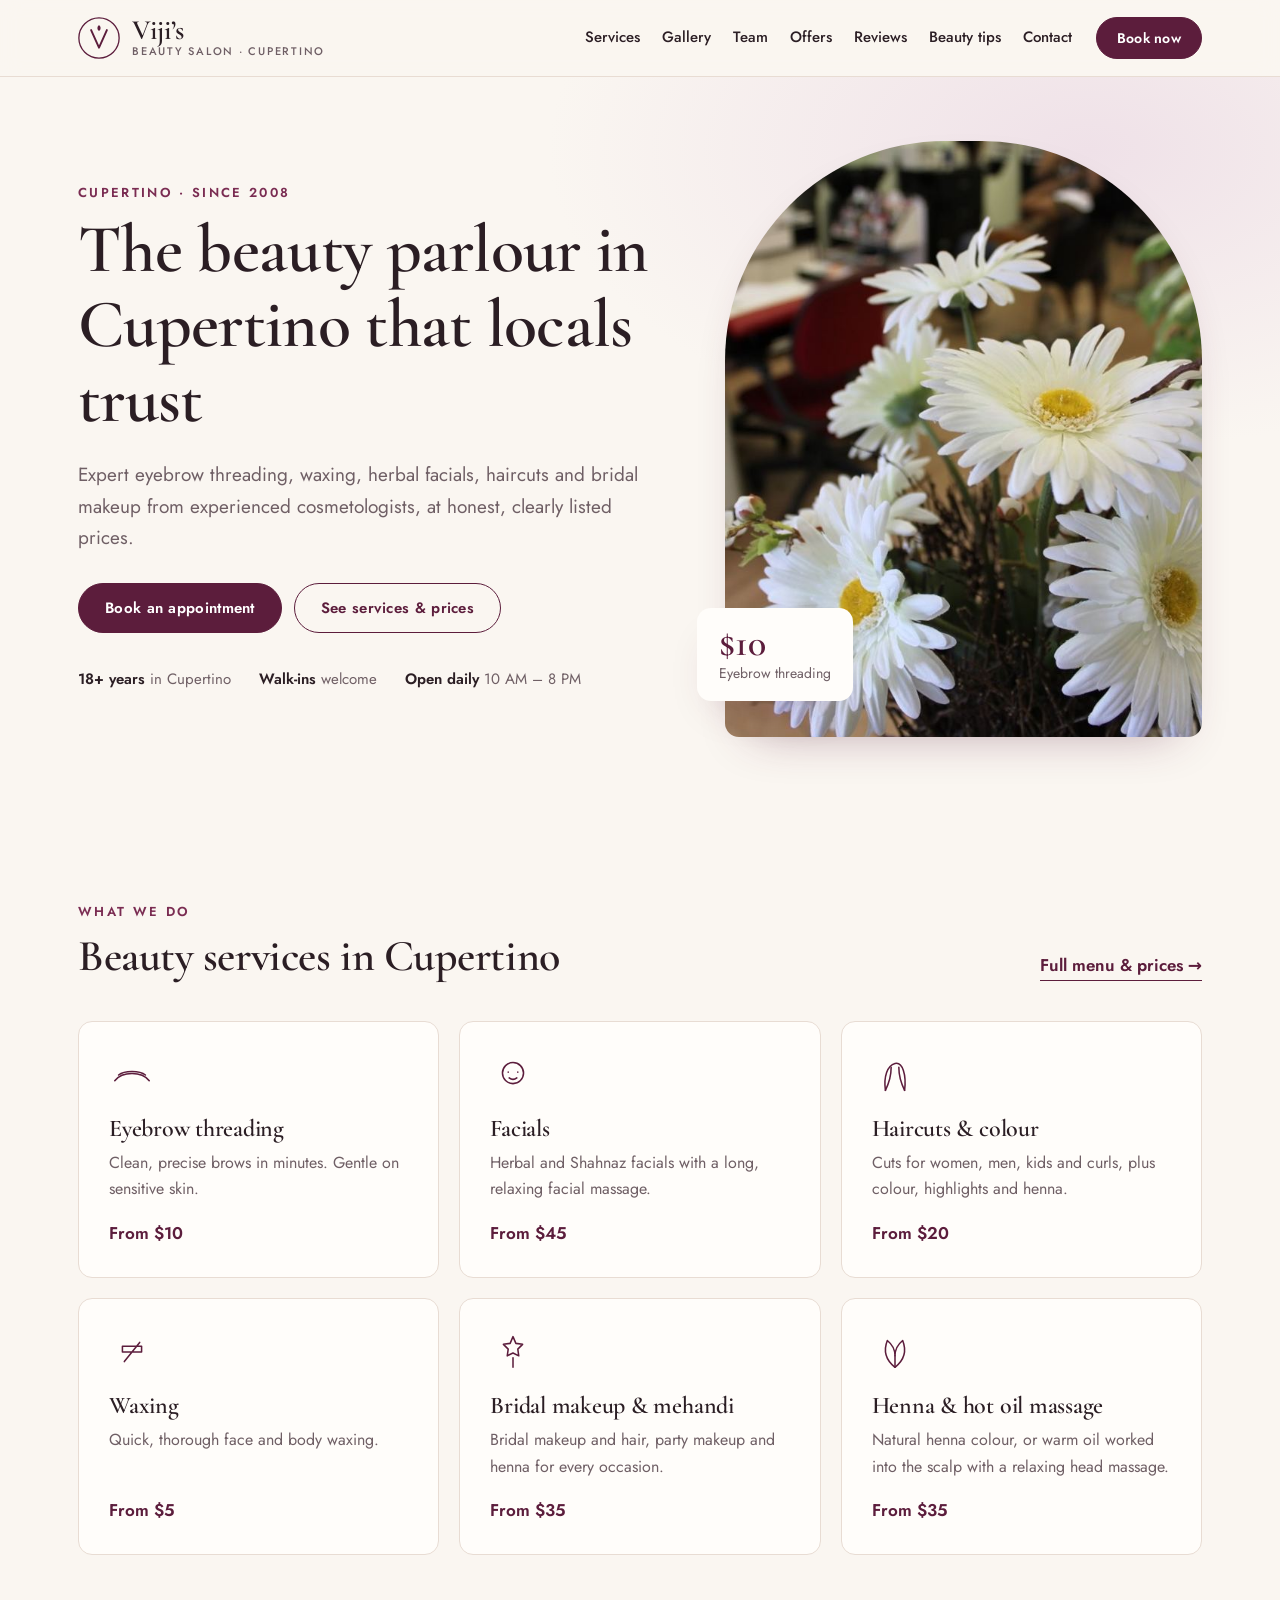
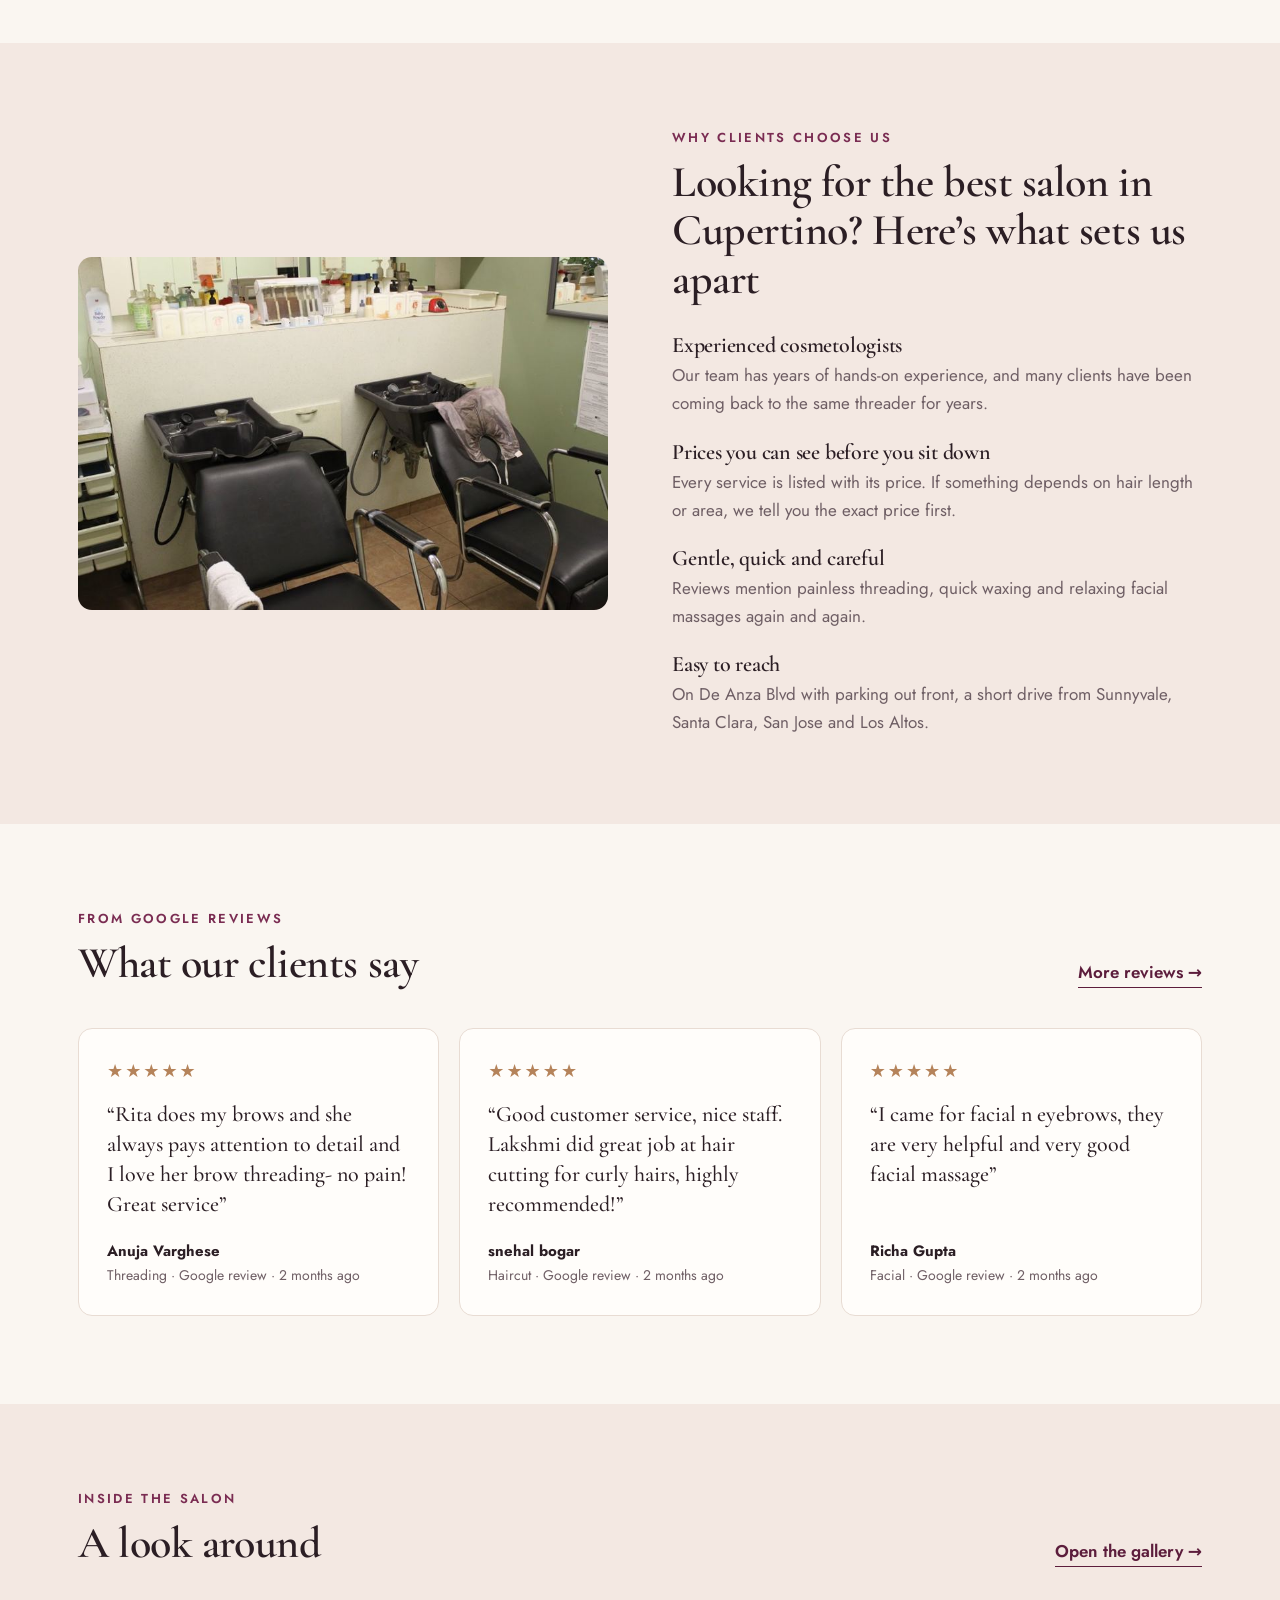
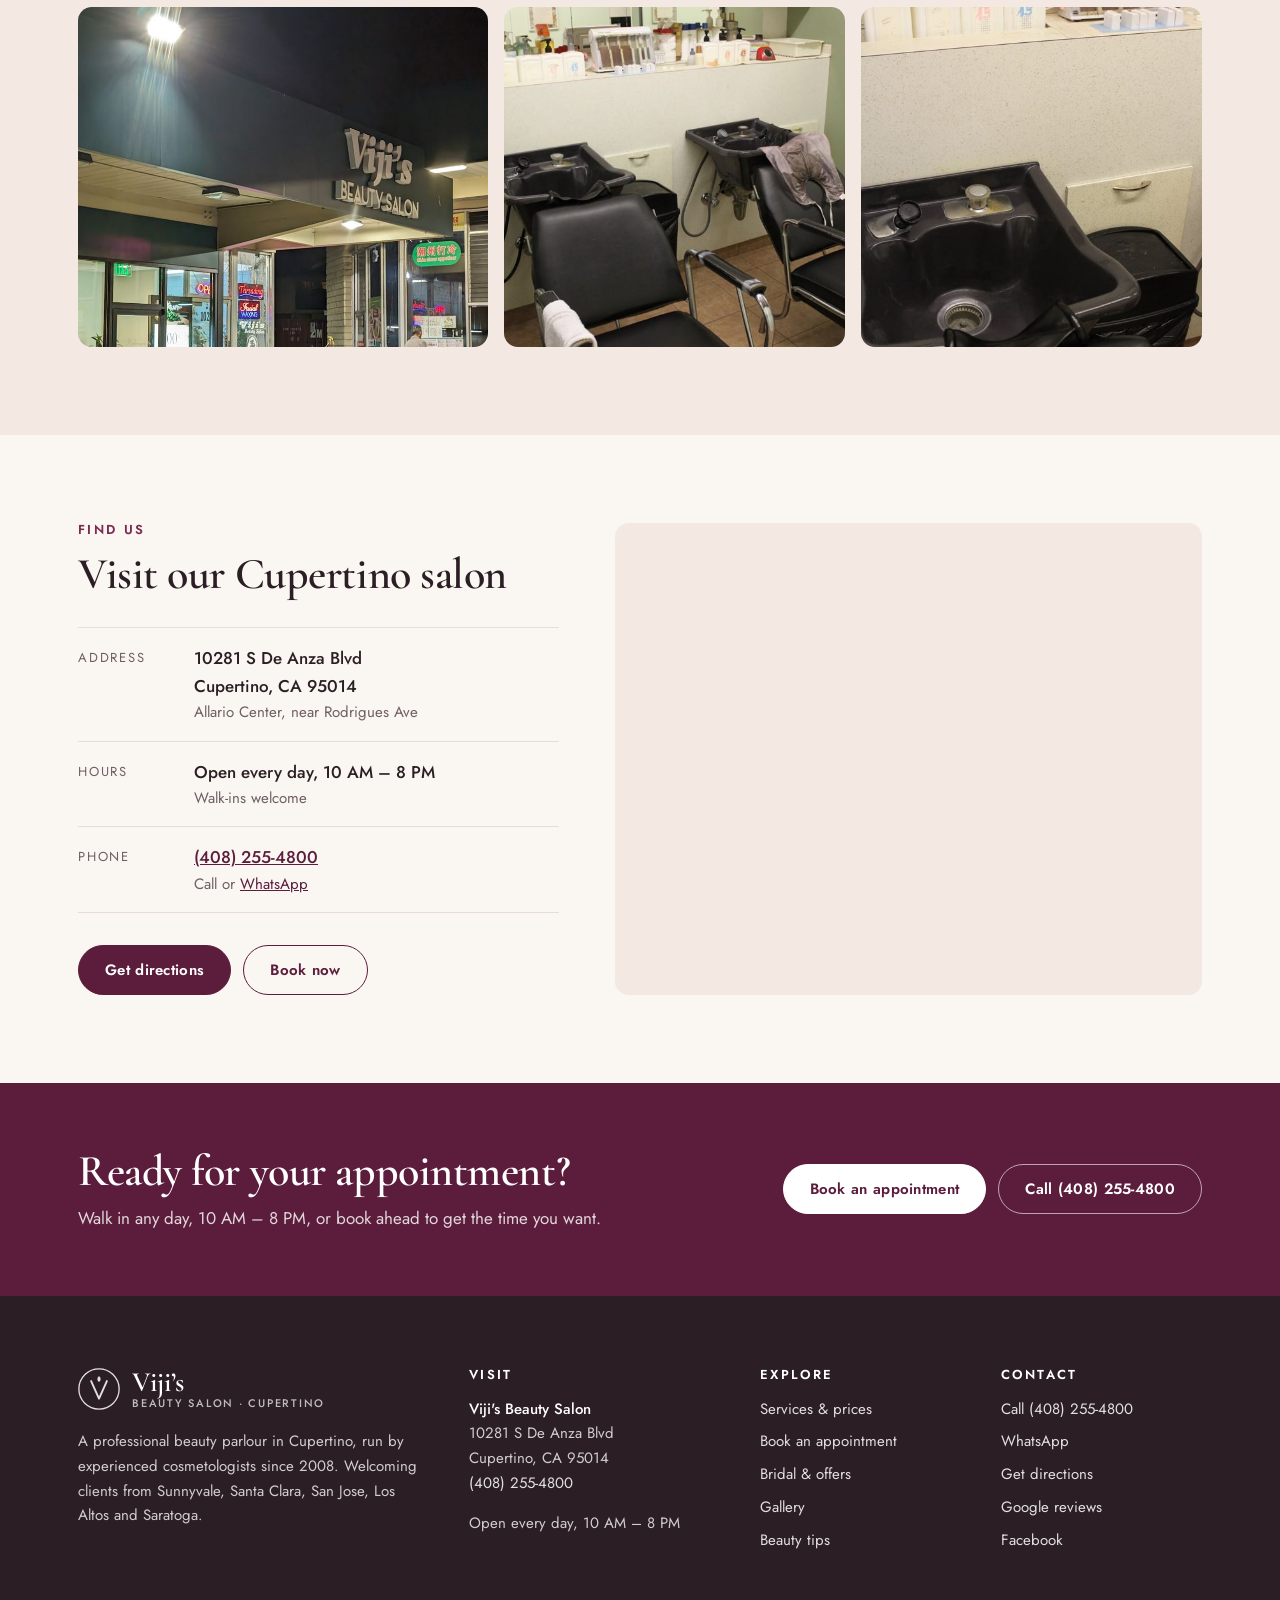
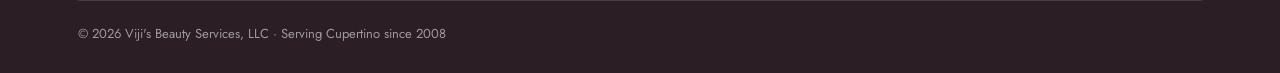
<file: index.html>
<!DOCTYPE html>
<html lang="en">
<head>
<meta charset="utf-8"><meta name="viewport" content="width=device-width, initial-scale=1">
<title>Beauty Salon in Cupertino | Viji&#x27;s Beauty Salon</title>
<meta name="description" content="Beauty parlour in Cupertino since 2008: eyebrow threading from $10, waxing, facials, haircuts, henna and bridal makeup. Open daily 10–8. Walk-ins welcome.">
<meta name="robots" content="index, follow, max-image-preview:large">
<link rel="canonical" href="https://vijisbeautysalon.com/">
<meta name="theme-color" content="#5c1d3c">
<link rel="icon" href="/assets/logo.svg" type="image/svg+xml"><link rel="apple-touch-icon" href="/assets/apple-touch-icon.png">
<meta property="og:type" content="website"><meta property="og:site_name" content="Viji&#x27;s Beauty Salon"><meta property="og:locale" content="en_US">
<meta property="og:title" content="Beauty Salon in Cupertino | Viji&#x27;s Beauty Salon"><meta property="og:description" content="Beauty parlour in Cupertino since 2008: eyebrow threading from $10, waxing, facials, haircuts, henna and bridal makeup. Open daily 10–8. Walk-ins welcome."><meta property="og:url" content="https://vijisbeautysalon.com/">
<meta property="og:image" content="https://vijisbeautysalon.com/assets/photos/vijis-beauty-salon-cupertino-storefront.jpg"><meta property="og:image:alt" content="Viji&#x27;s Beauty Salon in Cupertino">
<meta name="twitter:card" content="summary_large_image"><meta name="twitter:title" content="Beauty Salon in Cupertino | Viji&#x27;s Beauty Salon"><meta name="twitter:description" content="Beauty parlour in Cupertino since 2008: eyebrow threading from $10, waxing, facials, haircuts, henna and bridal makeup. Open daily 10–8. Walk-ins welcome."><meta name="twitter:image" content="https://vijisbeautysalon.com/assets/photos/vijis-beauty-salon-cupertino-storefront.jpg">
<link rel="preconnect" href="https://fonts.googleapis.com"><link rel="preconnect" href="https://fonts.gstatic.com" crossorigin>
<link rel="stylesheet" href="https://fonts.googleapis.com/css2?family=Cormorant+Garamond:ital,wght@0,500;0,600;1,500&family=Jost:wght@400;500;600&display=swap">
<link rel="stylesheet" href="/styles.css?v=2">
<script type="application/ld+json">{"@context": "https://schema.org", "@type": "BeautySalon", "@id": "https://vijisbeautysalon.com/#salon", "name": "Viji's Beauty Salon", "legalName": "Viji's Beauty Services, LLC", "url": "https://vijisbeautysalon.com/", "telephone": "+14082554800", "image": ["https://vijisbeautysalon.com/assets/photos/vijis-beauty-salon-cupertino-storefront.jpg", "https://vijisbeautysalon.com/assets/photos/hair-wash-stations-vijis-beauty-salon-cupertino.jpg"], "logo": "https://vijisbeautysalon.com/assets/logo.svg", "description": "Beauty parlour in Cupertino since 2008: eyebrow threading, waxing, facials, haircuts and colour, henna, hot oil treatments and bridal makeup.", "foundingDate": "2008", "priceRange": "$", "address": {"@type": "PostalAddress", "streetAddress": "10281 S De Anza Blvd", "addressLocality": "Cupertino", "addressRegion": "CA", "postalCode": "95014", "addressCountry": "US"}, "geo": {"@type": "GeoCoordinates", "latitude": 37.3189059, "longitude": -122.0331293}, "hasMap": "https://maps.google.com/?cid=15528343878532684192", "sameAs": ["https://maps.google.com/?cid=15528343878532684192", "https://www.facebook.com/p/Vijis-Beauty-Salon-100072283463024/", "https://www.yelp.com/biz/vijis-beauty-salon-cupertino"], "areaServed": [{"@type": "City", "name": "Cupertino"}, {"@type": "City", "name": "Sunnyvale"}, {"@type": "City", "name": "Santa Clara"}, {"@type": "City", "name": "San Jose"}, {"@type": "City", "name": "Los Altos"}, {"@type": "City", "name": "Saratoga"}], "openingHoursSpecification": [{"@type": "OpeningHoursSpecification", "dayOfWeek": ["Monday", "Tuesday", "Wednesday", "Thursday", "Friday", "Saturday", "Sunday"], "opens": "10:00", "closes": "20:00"}], "paymentAccepted": "Credit card"}</script>
</head>
<body>
<a class="skip" href="#main">Skip to content</a>
<header class="top"><div class="wrap top-in">
  <a class="brand" href="/" aria-label="Viji&#x27;s Beauty Salon, home"><svg class="logo-mark" viewBox="0 0 48 48" aria-hidden="true"><circle cx="24" cy="24" r="23" fill="none" stroke="currentColor" stroke-width="1.5"/><path d="M15 15l9 20 9-20" fill="none" stroke="currentColor" stroke-width="2.2" stroke-linecap="round" stroke-linejoin="round"/><path d="M24 9c2.5 2.2 2.5 4.8 0 7-2.5-2.2-2.5-4.8 0-7z" fill="currentColor"/></svg><span><span class="brand-name">Viji’s</span><span class="brand-sub">Beauty Salon · Cupertino</span></span></a>
  <nav class="nav" id="nav" aria-label="Main"><a href="/services/">Services</a><a href="/gallery/">Gallery</a><a href="/team/">Team</a><a href="/offers/">Offers</a><a href="/reviews/">Reviews</a><a href="/blog/">Beauty tips</a><a href="/contact/">Contact</a></nav>
  <a class="btn btn-sm top-book" href="/booking/">Book now</a>
  <button class="menu" type="button" aria-controls="nav" aria-expanded="false" aria-label="Open menu"><span></span><span></span></button>
</div></header>
<main id="main">

<section class="hero"><div class="wrap hero-in">
  <div class="hero-copy">
    <p class="eyebrow">Cupertino · since 2008</p>
    <h1>The beauty parlour in Cupertino that locals trust</h1>
    <p class="lede">Expert eyebrow threading, waxing, herbal facials, haircuts and bridal makeup from experienced cosmetologists, at honest, clearly listed prices.</p>
    <div class="actions"><a class="btn" href="/booking/">Book an appointment</a><a class="btn btn-ghost" href="/services/">See services &amp; prices</a></div>
    <ul class="trust"><li><strong>18+ years</strong> in Cupertino</li><li><strong>Walk-ins</strong> welcome</li><li><strong>Open daily</strong> 10 AM – 8 PM</li></ul>
  </div>
  <div class="hero-media">
    <img class="hero-img" src="/assets/photos/flowers-at-vijis-beauty-salon-cupertino-800.jpg" srcset="/assets/photos/flowers-at-vijis-beauty-salon-cupertino-800.jpg 800w, /assets/photos/flowers-at-vijis-beauty-salon-cupertino.jpg 1600w" sizes="(max-width: 760px) 100vw, 45vw" alt="Fresh white gerbera daisies at the front desk of Viji’s Beauty Salon in Cupertino" width="853" height="1080" fetchpriority="high">
    <div class="hero-note"><span class="hero-note-k">$10</span><span>Eyebrow threading</span></div>
  </div>
</div></section>

<section class="sec"><div class="wrap">
  <div class="sec-head"><div><p class="eyebrow">What we do</p><h2>Beauty services in Cupertino</h2></div><a class="link" href="/services/">Full menu &amp; prices →</a></div>
  <div class="svc-grid"><a class="svc-card" href="/services/#threading"><svg class="ico" viewBox="0 0 48 48" aria-hidden="true"><path d="M6 30c8-10 28-10 36 0" /><path d="M10 24c6-5 22-5 28 0" /></svg><h3>Eyebrow threading</h3><p>Clean, precise brows in minutes. Gentle on sensitive skin.</p><span class="svc-price">From $10</span></a><a class="svc-card" href="/services/#facials"><svg class="ico" viewBox="0 0 48 48" aria-hidden="true"><circle cx="24" cy="22" r="11" /><path d="M19 21h.01M29 21h.01M20 27c2.5 2 5.5 2 8 0" /></svg><h3>Facials</h3><p>Herbal and Shahnaz facials with a long, relaxing facial massage.</p><span class="svc-price">From $45</span></a><a class="svc-card" href="/services/#hair"><svg class="ico" viewBox="0 0 48 48" aria-hidden="true"><path d="M14 40c-2-14 2-26 10-28s12 12 10 28" /><path d="M20 16c0 10-2 16-6 24M28 16c0 10 2 16 6 24" /></svg><h3>Haircuts & colour</h3><p>Cuts for women, men, kids and curls, plus colour, highlights and henna.</p><span class="svc-price">From $20</span></a><a class="svc-card" href="/services/#waxing"><svg class="ico" viewBox="0 0 48 48" aria-hidden="true"><path d="M16 34l16-20M14 18h20v6H14z" /></svg><h3>Waxing</h3><p>Quick, thorough face and body waxing.</p><span class="svc-price">From $5</span></a><a class="svc-card" href="/services/#bridal"><svg class="ico" viewBox="0 0 48 48" aria-hidden="true"><path d="M24 8l3 7 7 1-5 5 1 7-6-3-6 3 1-7-5-5 7-1z" /><path d="M24 30v10" /></svg><h3>Bridal makeup & mehandi</h3><p>Bridal makeup and hair, party makeup and henna for every occasion.</p><span class="svc-price">From $35</span></a><a class="svc-card" href="/services/#hot-oil-treatment-head-massage"><svg class="ico" viewBox="0 0 48 48" aria-hidden="true"><path d="M24 40C14 32 12 22 16 12c5 4 8 9 8 16 0-7 3-12 8-16 4 10 2 20-8 28z" /><path d="M24 28v12" /></svg><h3>Henna & hot oil massage</h3><p>Natural henna colour, or warm oil worked into the scalp with a relaxing head massage.</p><span class="svc-price">From $35</span></a></div>
</div></section>

<section class="sec sec-tint"><div class="wrap split">
  <div class="split-media"><img class="rounded" src="/assets/photos/hair-wash-stations-vijis-beauty-salon-cupertino-800.jpg" srcset="/assets/photos/hair-wash-stations-vijis-beauty-salon-cupertino-800.jpg 800w, /assets/photos/hair-wash-stations-vijis-beauty-salon-cupertino.jpg 1600w" sizes="(max-width: 760px) 100vw, 45vw" alt="Hair wash stations inside Viji’s Beauty Salon, a hair salon in Cupertino" width="1200" height="800" loading="lazy" decoding="async"></div>
  <div>
    <p class="eyebrow">Why clients choose us</p>
    <h2>Looking for the best salon in Cupertino? Here’s what sets us apart</h2>
    <ul class="why">
      <li><h3>Experienced cosmetologists</h3><p>Our team has years of hands-on experience, and many clients have been coming back to the same threader for years.</p></li>
      <li><h3>Prices you can see before you sit down</h3><p>Every service is listed with its price. If something depends on hair length or area, we tell you the exact price first.</p></li>
      <li><h3>Gentle, quick and careful</h3><p>Reviews mention painless threading, quick waxing and relaxing facial massages again and again.</p></li>
      <li><h3>Easy to reach</h3><p>On De Anza Blvd with parking out front, a short drive from Sunnyvale, Santa Clara, San Jose and Los Altos.</p></li>
    </ul>
  </div>
</div></section>

<section class="sec"><div class="wrap">
  <div class="sec-head"><div><p class="eyebrow">From Google reviews</p><h2>What our clients say</h2></div><a class="link" href="/reviews/">More reviews →</a></div>
  <div class="reviews"><figure class="review"><span class="stars" role="img" aria-label="5 out of 5 stars">★★★★★<span class="stars-off"></span></span><blockquote>“Rita does my brows and she always pays attention to detail and I love her brow threading- no pain! Great service”</blockquote><figcaption><strong>Anuja Varghese</strong><span>Threading · Google review · 2 months ago</span></figcaption></figure><figure class="review"><span class="stars" role="img" aria-label="5 out of 5 stars">★★★★★<span class="stars-off"></span></span><blockquote>“Good customer service, nice staff. Lakshmi did great job at hair cutting for curly hairs, highly recommended!”</blockquote><figcaption><strong>snehal bogar</strong><span>Haircut · Google review · 2 months ago</span></figcaption></figure><figure class="review"><span class="stars" role="img" aria-label="5 out of 5 stars">★★★★★<span class="stars-off"></span></span><blockquote>“I came for facial n eyebrows, they are very helpful and very good facial massage”</blockquote><figcaption><strong>Richa Gupta</strong><span>Facial · Google review · 2 months ago</span></figcaption></figure></div>
</div></section>

<section class="sec sec-tint"><div class="wrap">
  <div class="sec-head"><div><p class="eyebrow">Inside the salon</p><h2>A look around</h2></div><a class="link" href="/gallery/">Open the gallery →</a></div>
  <div class="mosaic">
    <img class="" src="/assets/photos/vijis-beauty-salon-cupertino-storefront-800.jpg" srcset="/assets/photos/vijis-beauty-salon-cupertino-storefront-800.jpg 800w, /assets/photos/vijis-beauty-salon-cupertino-storefront.jpg 1600w" sizes="(max-width: 760px) 100vw, 33vw" alt="Viji’s Beauty Salon storefront at 10281 S De Anza Blvd, Cupertino" width="1200" height="1180" loading="lazy" decoding="async">
    <img class="" src="/assets/photos/hair-wash-stations-vijis-beauty-salon-cupertino-800.jpg" srcset="/assets/photos/hair-wash-stations-vijis-beauty-salon-cupertino-800.jpg 800w, /assets/photos/hair-wash-stations-vijis-beauty-salon-cupertino.jpg 1600w" sizes="(max-width: 760px) 100vw, 33vw" alt="Shampoo chairs at Viji’s Beauty Salon in Cupertino" width="1200" height="800" loading="lazy" decoding="async">
    <img class="" src="/assets/photos/shampoo-basin-hair-salon-cupertino-800.jpg" srcset="/assets/photos/shampoo-basin-hair-salon-cupertino-800.jpg 800w, /assets/photos/shampoo-basin-hair-salon-cupertino.jpg 1600w" sizes="(max-width: 760px) 100vw, 33vw" alt="Shampoo basin at a hair salon in Cupertino" width="853" height="1280" loading="lazy" decoding="async">
  </div>
</div></section>

<section class="sec" id="visit"><div class="wrap visit">
  <div>
    <p class="eyebrow">Find us</p><h2>Visit our Cupertino salon</h2>
    <dl class="info">
      <div><dt>Address</dt><dd>10281 S De Anza Blvd<br>Cupertino, CA 95014<span>Allario Center, near Rodrigues Ave</span></dd></div>
      <div><dt>Hours</dt><dd>Open every day, 10 AM – 8 PM<span>Walk-ins welcome</span></dd></div>
      <div><dt>Phone</dt><dd><a href="tel:+14082554800">(408) 255-4800</a><span>Call or <a href="https://wa.me/14082554800" target="_blank" rel="noopener">WhatsApp</a></span></dd></div>
    </dl>
    <div class="actions"><a class="btn" href="https://www.google.com/maps/dir/?api=1&destination=Viji%27s+Beauty+Salon,+10281+S+De+Anza+Blvd,+Cupertino,+CA+95014" target="_blank" rel="noopener">Get directions</a><a class="btn btn-ghost" href="/booking/">Book now</a></div>
  </div>
  <div class="map"><iframe title="Map showing Viji&#x27;s Beauty Salon, 10281 S De Anza Blvd, Cupertino, CA 95014" src="https://www.google.com/maps?q=Viji%27s+Beauty+Salon,+10281+S+De+Anza+Blvd,+Cupertino,+CA+95014&output=embed" loading="lazy" referrerpolicy="no-referrer-when-downgrade"></iframe></div>
</div></section>
<section class="band"><div class="wrap band-in">
  <div><h2>Ready for your appointment?</h2><p>Walk in any day, 10 AM – 8 PM, or book ahead to get the time you want.</p></div>
  <div class="actions"><a class="btn btn-light" href="/booking/">Book an appointment</a><a class="btn btn-ghost-light" href="tel:+14082554800">Call (408) 255-4800</a></div>
</div></section>
</main>
<footer class="foot"><div class="wrap">
  <div class="foot-grid">
    <div class="foot-about">
      <a class="brand brand-light" href="/"><svg class="logo-mark" viewBox="0 0 48 48" aria-hidden="true"><circle cx="24" cy="24" r="23" fill="none" stroke="currentColor" stroke-width="1.5"/><path d="M15 15l9 20 9-20" fill="none" stroke="currentColor" stroke-width="2.2" stroke-linecap="round" stroke-linejoin="round"/><path d="M24 9c2.5 2.2 2.5 4.8 0 7-2.5-2.2-2.5-4.8 0-7z" fill="currentColor"/></svg><span><span class="brand-name">Viji’s</span><span class="brand-sub">Beauty Salon · Cupertino</span></span></a>
      <p>A professional beauty parlour in Cupertino, run by experienced cosmetologists since 2008. Welcoming clients from Sunnyvale, Santa Clara, San Jose, Los Altos and Saratoga.</p>
    </div>
    <div>
      <h2>Visit</h2>
      <p><strong>Viji's Beauty Salon</strong><br><span>10281 S De Anza Blvd<br>Cupertino, CA 95014</span><br><a href="tel:+14082554800">(408) 255-4800</a></p>
      <p>Open every day, 10 AM – 8 PM</p>
    </div>
    <div>
      <h2>Explore</h2>
      <ul><li><a href="/services/">Services &amp; prices</a></li><li><a href="/booking/">Book an appointment</a></li><li><a href="/offers/">Bridal &amp; offers</a></li><li><a href="/gallery/">Gallery</a></li><li><a href="/blog/">Beauty tips</a></li></ul>
    </div>
    <div>
      <h2>Contact</h2>
      <ul><li><a href="tel:+14082554800">Call (408) 255-4800</a></li><li><a href="https://wa.me/14082554800" target="_blank" rel="noopener">WhatsApp</a></li><li><a href="https://www.google.com/maps/dir/?api=1&destination=Viji%27s+Beauty+Salon,+10281+S+De+Anza+Blvd,+Cupertino,+CA+95014" target="_blank" rel="noopener">Get directions</a></li><li><a href="https://maps.google.com/?cid=15528343878532684192" target="_blank" rel="noopener">Google reviews</a></li><li><a href="https://www.facebook.com/p/Vijis-Beauty-Salon-100072283463024/" target="_blank" rel="noopener">Facebook</a></li></ul>
    </div>
  </div>
  <p class="foot-base">© <span data-year>2026</span> Viji's Beauty Services, LLC · Serving Cupertino since 2008</p>
</div></footer>
<div class="dock" aria-label="Quick contact">
  <a href="tel:+14082554800"><svg viewBox="0 0 24 24" aria-hidden="true"><path d="M6.6 10.8a15.5 15.5 0 006.6 6.6l2.2-2.2a1 1 0 011-.25 11.4 11.4 0 003.6.57 1 1 0 011 1V20a1 1 0 01-1 1A17 17 0 013 4a1 1 0 011-1h3.5a1 1 0 011 1c0 1.25.2 2.45.57 3.57a1 1 0 01-.25 1z"/></svg>Call</a>
  <a href="https://wa.me/14082554800" target="_blank" rel="noopener"><svg viewBox="0 0 24 24" aria-hidden="true"><path d="M12 2a10 10 0 00-8.6 15.1L2 22l5-1.3A10 10 0 1012 2zm5.3 14.2c-.2.6-1.3 1.2-1.8 1.2-.5.1-1 .2-3.3-.7-2.8-1.1-4.6-4-4.7-4.2-.1-.2-1.1-1.5-1.1-2.9s.7-2 1-2.3c.3-.3.6-.3.8-.3h.6c.2 0 .4 0 .6.5l.9 2.1c.1.2.1.4 0 .5l-.4.6-.4.4c-.1.1-.3.3-.1.6.2.3.8 1.3 1.7 2.1 1.2 1 2.2 1.4 2.5 1.5.3.1.5.1.7-.1l.9-1.1c.2-.3.4-.2.7-.1l2 1c.3.1.5.2.5.3.1.1.1.6-.1 1.2z"/></svg>WhatsApp</a>
  <a class="dock-book" href="/booking/">Book now</a>
</div>
<script src="/site.js?v=4" defer></script>
</body>
</html>
</file>
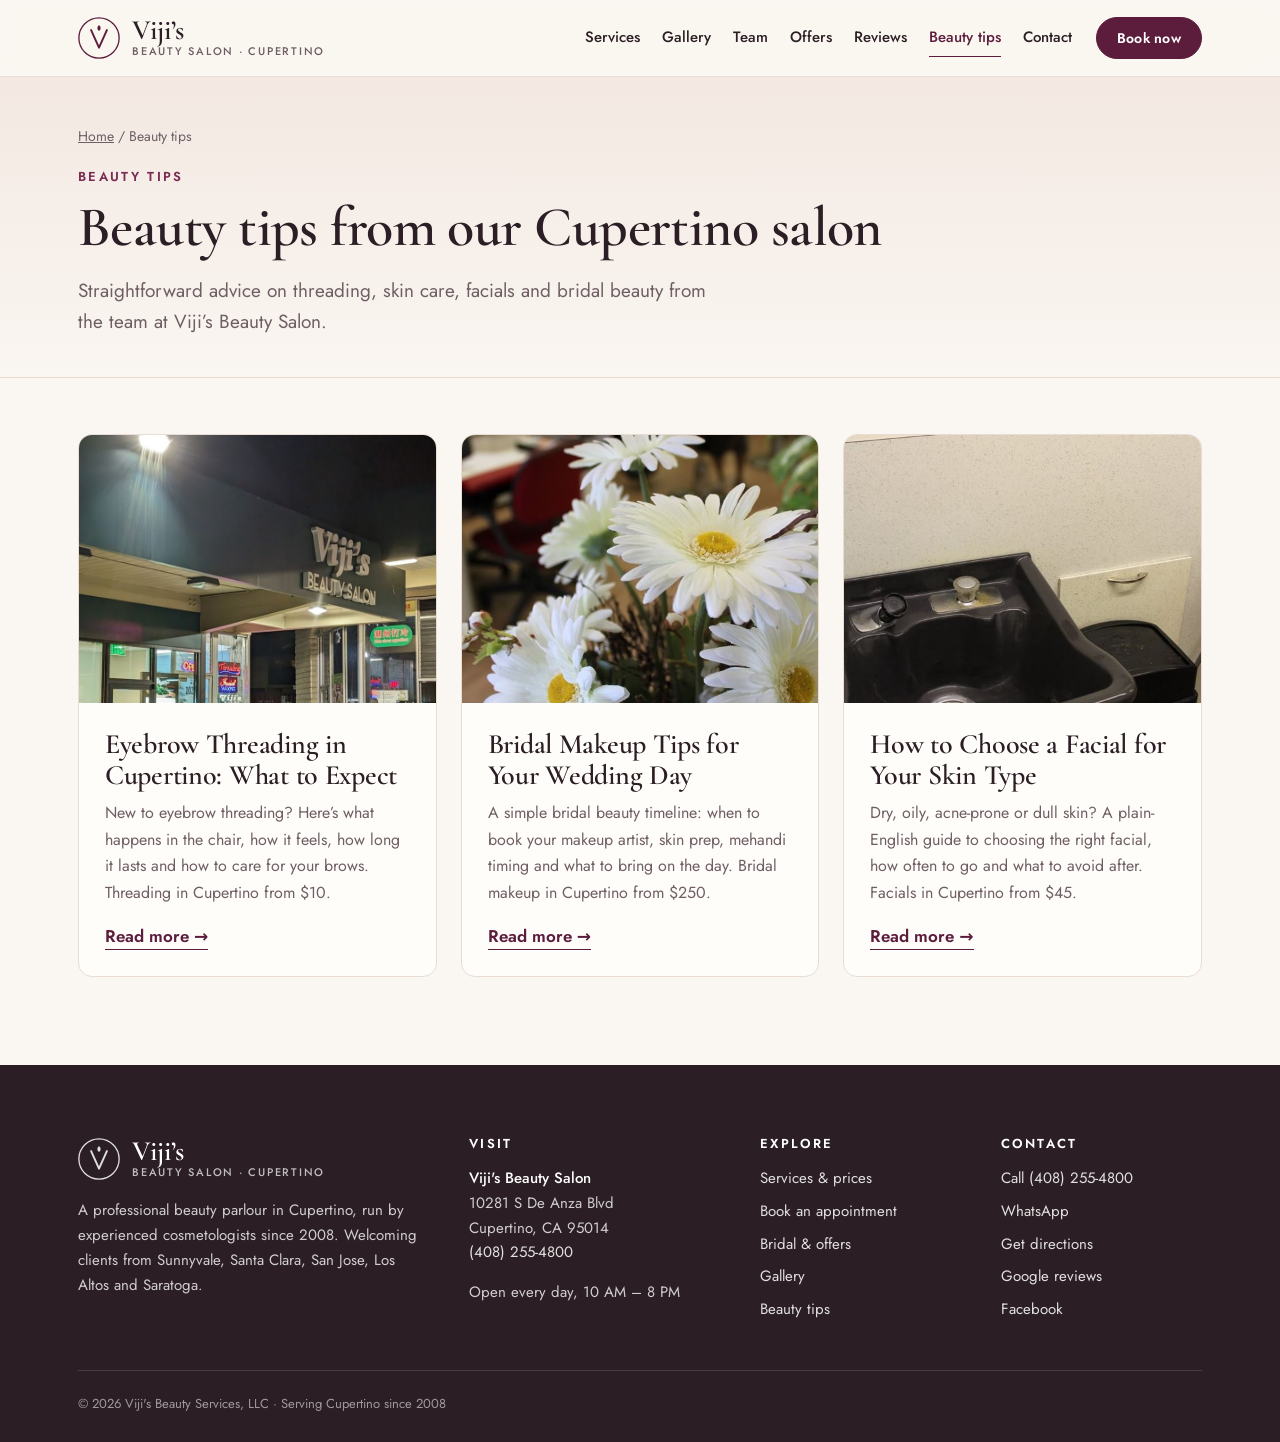
<file: blog/index.html>
<!DOCTYPE html>
<html lang="en">
<head>
<meta charset="utf-8"><meta name="viewport" content="width=device-width, initial-scale=1">
<title>Beauty Tips Blog | Viji&#x27;s Beauty Salon Cupertino</title>
<meta name="description" content="Beauty tips from our Cupertino salon: what to expect from eyebrow threading, how to plan bridal makeup and how to choose the right facial for your skin type.">
<meta name="robots" content="index, follow, max-image-preview:large">
<link rel="canonical" href="https://vijisbeautysalon.com/blog/">
<meta name="theme-color" content="#5c1d3c">
<link rel="icon" href="/assets/logo.svg" type="image/svg+xml"><link rel="apple-touch-icon" href="/assets/apple-touch-icon.png">
<meta property="og:type" content="website"><meta property="og:site_name" content="Viji&#x27;s Beauty Salon"><meta property="og:locale" content="en_US">
<meta property="og:title" content="Beauty Tips Blog | Viji&#x27;s Beauty Salon Cupertino"><meta property="og:description" content="Beauty tips from our Cupertino salon: what to expect from eyebrow threading, how to plan bridal makeup and how to choose the right facial for your skin type."><meta property="og:url" content="https://vijisbeautysalon.com/blog/">
<meta property="og:image" content="https://vijisbeautysalon.com/assets/photos/vijis-beauty-salon-cupertino-storefront.jpg"><meta property="og:image:alt" content="Viji&#x27;s Beauty Salon in Cupertino">
<meta name="twitter:card" content="summary_large_image"><meta name="twitter:title" content="Beauty Tips Blog | Viji&#x27;s Beauty Salon Cupertino"><meta name="twitter:description" content="Beauty tips from our Cupertino salon: what to expect from eyebrow threading, how to plan bridal makeup and how to choose the right facial for your skin type."><meta name="twitter:image" content="https://vijisbeautysalon.com/assets/photos/vijis-beauty-salon-cupertino-storefront.jpg">
<link rel="preconnect" href="https://fonts.googleapis.com"><link rel="preconnect" href="https://fonts.gstatic.com" crossorigin>
<link rel="stylesheet" href="https://fonts.googleapis.com/css2?family=Cormorant+Garamond:ital,wght@0,500;0,600;1,500&family=Jost:wght@400;500;600&display=swap">
<link rel="stylesheet" href="/styles.css?v=2">
<script type="application/ld+json">{"@context": "https://schema.org", "@type": "BeautySalon", "@id": "https://vijisbeautysalon.com/#salon", "name": "Viji's Beauty Salon", "legalName": "Viji's Beauty Services, LLC", "url": "https://vijisbeautysalon.com/", "telephone": "+14082554800", "image": ["https://vijisbeautysalon.com/assets/photos/vijis-beauty-salon-cupertino-storefront.jpg", "https://vijisbeautysalon.com/assets/photos/hair-wash-stations-vijis-beauty-salon-cupertino.jpg"], "logo": "https://vijisbeautysalon.com/assets/logo.svg", "description": "Beauty parlour in Cupertino since 2008: eyebrow threading, waxing, facials, haircuts and colour, henna, hot oil treatments and bridal makeup.", "foundingDate": "2008", "priceRange": "$", "address": {"@type": "PostalAddress", "streetAddress": "10281 S De Anza Blvd", "addressLocality": "Cupertino", "addressRegion": "CA", "postalCode": "95014", "addressCountry": "US"}, "geo": {"@type": "GeoCoordinates", "latitude": 37.3189059, "longitude": -122.0331293}, "hasMap": "https://maps.google.com/?cid=15528343878532684192", "sameAs": ["https://maps.google.com/?cid=15528343878532684192", "https://www.facebook.com/p/Vijis-Beauty-Salon-100072283463024/", "https://www.yelp.com/biz/vijis-beauty-salon-cupertino"], "areaServed": [{"@type": "City", "name": "Cupertino"}, {"@type": "City", "name": "Sunnyvale"}, {"@type": "City", "name": "Santa Clara"}, {"@type": "City", "name": "San Jose"}, {"@type": "City", "name": "Los Altos"}, {"@type": "City", "name": "Saratoga"}], "openingHoursSpecification": [{"@type": "OpeningHoursSpecification", "dayOfWeek": ["Monday", "Tuesday", "Wednesday", "Thursday", "Friday", "Saturday", "Sunday"], "opens": "10:00", "closes": "20:00"}], "paymentAccepted": "Credit card"}</script>
<script type="application/ld+json">{"@context": "https://schema.org", "@type": "BreadcrumbList", "itemListElement": [{"@type": "ListItem", "position": 1, "name": "Home", "item": "https://vijisbeautysalon.com/"}, {"@type": "ListItem", "position": 2, "name": "Beauty tips", "item": "https://vijisbeautysalon.com/blog/"}]}</script>
</head>
<body>
<a class="skip" href="#main">Skip to content</a>
<header class="top"><div class="wrap top-in">
  <a class="brand" href="/" aria-label="Viji&#x27;s Beauty Salon, home"><svg class="logo-mark" viewBox="0 0 48 48" aria-hidden="true"><circle cx="24" cy="24" r="23" fill="none" stroke="currentColor" stroke-width="1.5"/><path d="M15 15l9 20 9-20" fill="none" stroke="currentColor" stroke-width="2.2" stroke-linecap="round" stroke-linejoin="round"/><path d="M24 9c2.5 2.2 2.5 4.8 0 7-2.5-2.2-2.5-4.8 0-7z" fill="currentColor"/></svg><span><span class="brand-name">Viji’s</span><span class="brand-sub">Beauty Salon · Cupertino</span></span></a>
  <nav class="nav" id="nav" aria-label="Main"><a href="/services/">Services</a><a href="/gallery/">Gallery</a><a href="/team/">Team</a><a href="/offers/">Offers</a><a href="/reviews/">Reviews</a><a href="/blog/" aria-current="page">Beauty tips</a><a href="/contact/">Contact</a></nav>
  <a class="btn btn-sm top-book" href="/booking/">Book now</a>
  <button class="menu" type="button" aria-controls="nav" aria-expanded="false" aria-label="Open menu"><span></span><span></span></button>
</div></header>
<main id="main">
<section class="phead"><div class="wrap">
  <nav class="crumbs" aria-label="Breadcrumb"><a href="/">Home</a> <span aria-hidden="true">/</span> <span aria-current="page">Beauty tips</span></nav>
  <p class="eyebrow">Beauty tips</p><h1>Beauty tips from our Cupertino salon</h1><p class="lede">Straightforward advice on threading, skin care, facials and bridal beauty from the team at Viji’s Beauty Salon.</p>
</div></section><section class="sec sec-tight"><div class="wrap posts"><article class="post-card"><img class="" src="/assets/photos/vijis-beauty-salon-cupertino-storefront-800.jpg" srcset="/assets/photos/vijis-beauty-salon-cupertino-storefront-800.jpg 800w, /assets/photos/vijis-beauty-salon-cupertino-storefront.jpg 1600w" sizes="(max-width: 760px) 100vw, 33vw" alt="Eyebrow threading in Cupertino: what to expect at your first visit" width="1200" height="900" loading="lazy" decoding="async"><div><h2><a href="/blog/eyebrow-threading-cupertino/">Eyebrow Threading in Cupertino: What to Expect</a></h2><p>New to eyebrow threading? Here’s what happens in the chair, how it feels, how long it lasts and how to care for your brows. Threading in Cupertino from $10.</p><a class="link" href="/blog/eyebrow-threading-cupertino/" aria-hidden="true" tabindex="-1">Read more →</a></div></article><article class="post-card"><img class="" src="/assets/photos/flowers-at-vijis-beauty-salon-cupertino-800.jpg" srcset="/assets/photos/flowers-at-vijis-beauty-salon-cupertino-800.jpg 800w, /assets/photos/flowers-at-vijis-beauty-salon-cupertino.jpg 1600w" sizes="(max-width: 760px) 100vw, 33vw" alt="Bridal makeup tips: how to plan your wedding-day look" width="1200" height="900" loading="lazy" decoding="async"><div><h2><a href="/blog/bridal-makeup-tips/">Bridal Makeup Tips for Your Wedding Day</a></h2><p>A simple bridal beauty timeline: when to book your makeup artist, skin prep, mehandi timing and what to bring on the day. Bridal makeup in Cupertino from $250.</p><a class="link" href="/blog/bridal-makeup-tips/" aria-hidden="true" tabindex="-1">Read more →</a></div></article><article class="post-card"><img class="" src="/assets/photos/shampoo-basin-hair-salon-cupertino-800.jpg" srcset="/assets/photos/shampoo-basin-hair-salon-cupertino-800.jpg 800w, /assets/photos/shampoo-basin-hair-salon-cupertino.jpg 1600w" sizes="(max-width: 760px) 100vw, 33vw" alt="How to choose a facial for your skin type" width="1200" height="900" loading="lazy" decoding="async"><div><h2><a href="/blog/how-to-choose-a-facial/">How to Choose a Facial for Your Skin Type</a></h2><p>Dry, oily, acne-prone or dull skin? A plain-English guide to choosing the right facial, how often to go and what to avoid after. Facials in Cupertino from $45.</p><a class="link" href="/blog/how-to-choose-a-facial/" aria-hidden="true" tabindex="-1">Read more →</a></div></article></div></section>
</main>
<footer class="foot"><div class="wrap">
  <div class="foot-grid">
    <div class="foot-about">
      <a class="brand brand-light" href="/"><svg class="logo-mark" viewBox="0 0 48 48" aria-hidden="true"><circle cx="24" cy="24" r="23" fill="none" stroke="currentColor" stroke-width="1.5"/><path d="M15 15l9 20 9-20" fill="none" stroke="currentColor" stroke-width="2.2" stroke-linecap="round" stroke-linejoin="round"/><path d="M24 9c2.5 2.2 2.5 4.8 0 7-2.5-2.2-2.5-4.8 0-7z" fill="currentColor"/></svg><span><span class="brand-name">Viji’s</span><span class="brand-sub">Beauty Salon · Cupertino</span></span></a>
      <p>A professional beauty parlour in Cupertino, run by experienced cosmetologists since 2008. Welcoming clients from Sunnyvale, Santa Clara, San Jose, Los Altos and Saratoga.</p>
    </div>
    <div>
      <h2>Visit</h2>
      <p><strong>Viji's Beauty Salon</strong><br><span>10281 S De Anza Blvd<br>Cupertino, CA 95014</span><br><a href="tel:+14082554800">(408) 255-4800</a></p>
      <p>Open every day, 10 AM – 8 PM</p>
    </div>
    <div>
      <h2>Explore</h2>
      <ul><li><a href="/services/">Services &amp; prices</a></li><li><a href="/booking/">Book an appointment</a></li><li><a href="/offers/">Bridal &amp; offers</a></li><li><a href="/gallery/">Gallery</a></li><li><a href="/blog/">Beauty tips</a></li></ul>
    </div>
    <div>
      <h2>Contact</h2>
      <ul><li><a href="tel:+14082554800">Call (408) 255-4800</a></li><li><a href="https://wa.me/14082554800" target="_blank" rel="noopener">WhatsApp</a></li><li><a href="https://www.google.com/maps/dir/?api=1&destination=Viji%27s+Beauty+Salon,+10281+S+De+Anza+Blvd,+Cupertino,+CA+95014" target="_blank" rel="noopener">Get directions</a></li><li><a href="https://maps.google.com/?cid=15528343878532684192" target="_blank" rel="noopener">Google reviews</a></li><li><a href="https://www.facebook.com/p/Vijis-Beauty-Salon-100072283463024/" target="_blank" rel="noopener">Facebook</a></li></ul>
    </div>
  </div>
  <p class="foot-base">© <span data-year>2026</span> Viji's Beauty Services, LLC · Serving Cupertino since 2008</p>
</div></footer>
<div class="dock" aria-label="Quick contact">
  <a href="tel:+14082554800"><svg viewBox="0 0 24 24" aria-hidden="true"><path d="M6.6 10.8a15.5 15.5 0 006.6 6.6l2.2-2.2a1 1 0 011-.25 11.4 11.4 0 003.6.57 1 1 0 011 1V20a1 1 0 01-1 1A17 17 0 013 4a1 1 0 011-1h3.5a1 1 0 011 1c0 1.25.2 2.45.57 3.57a1 1 0 01-.25 1z"/></svg>Call</a>
  <a href="https://wa.me/14082554800" target="_blank" rel="noopener"><svg viewBox="0 0 24 24" aria-hidden="true"><path d="M12 2a10 10 0 00-8.6 15.1L2 22l5-1.3A10 10 0 1012 2zm5.3 14.2c-.2.6-1.3 1.2-1.8 1.2-.5.1-1 .2-3.3-.7-2.8-1.1-4.6-4-4.7-4.2-.1-.2-1.1-1.5-1.1-2.9s.7-2 1-2.3c.3-.3.6-.3.8-.3h.6c.2 0 .4 0 .6.5l.9 2.1c.1.2.1.4 0 .5l-.4.6-.4.4c-.1.1-.3.3-.1.6.2.3.8 1.3 1.7 2.1 1.2 1 2.2 1.4 2.5 1.5.3.1.5.1.7-.1l.9-1.1c.2-.3.4-.2.7-.1l2 1c.3.1.5.2.5.3.1.1.1.6-.1 1.2z"/></svg>WhatsApp</a>
  <a class="dock-book" href="/booking/">Book now</a>
</div>
<script src="/site.js?v=4" defer></script>
</body>
</html>
</file>
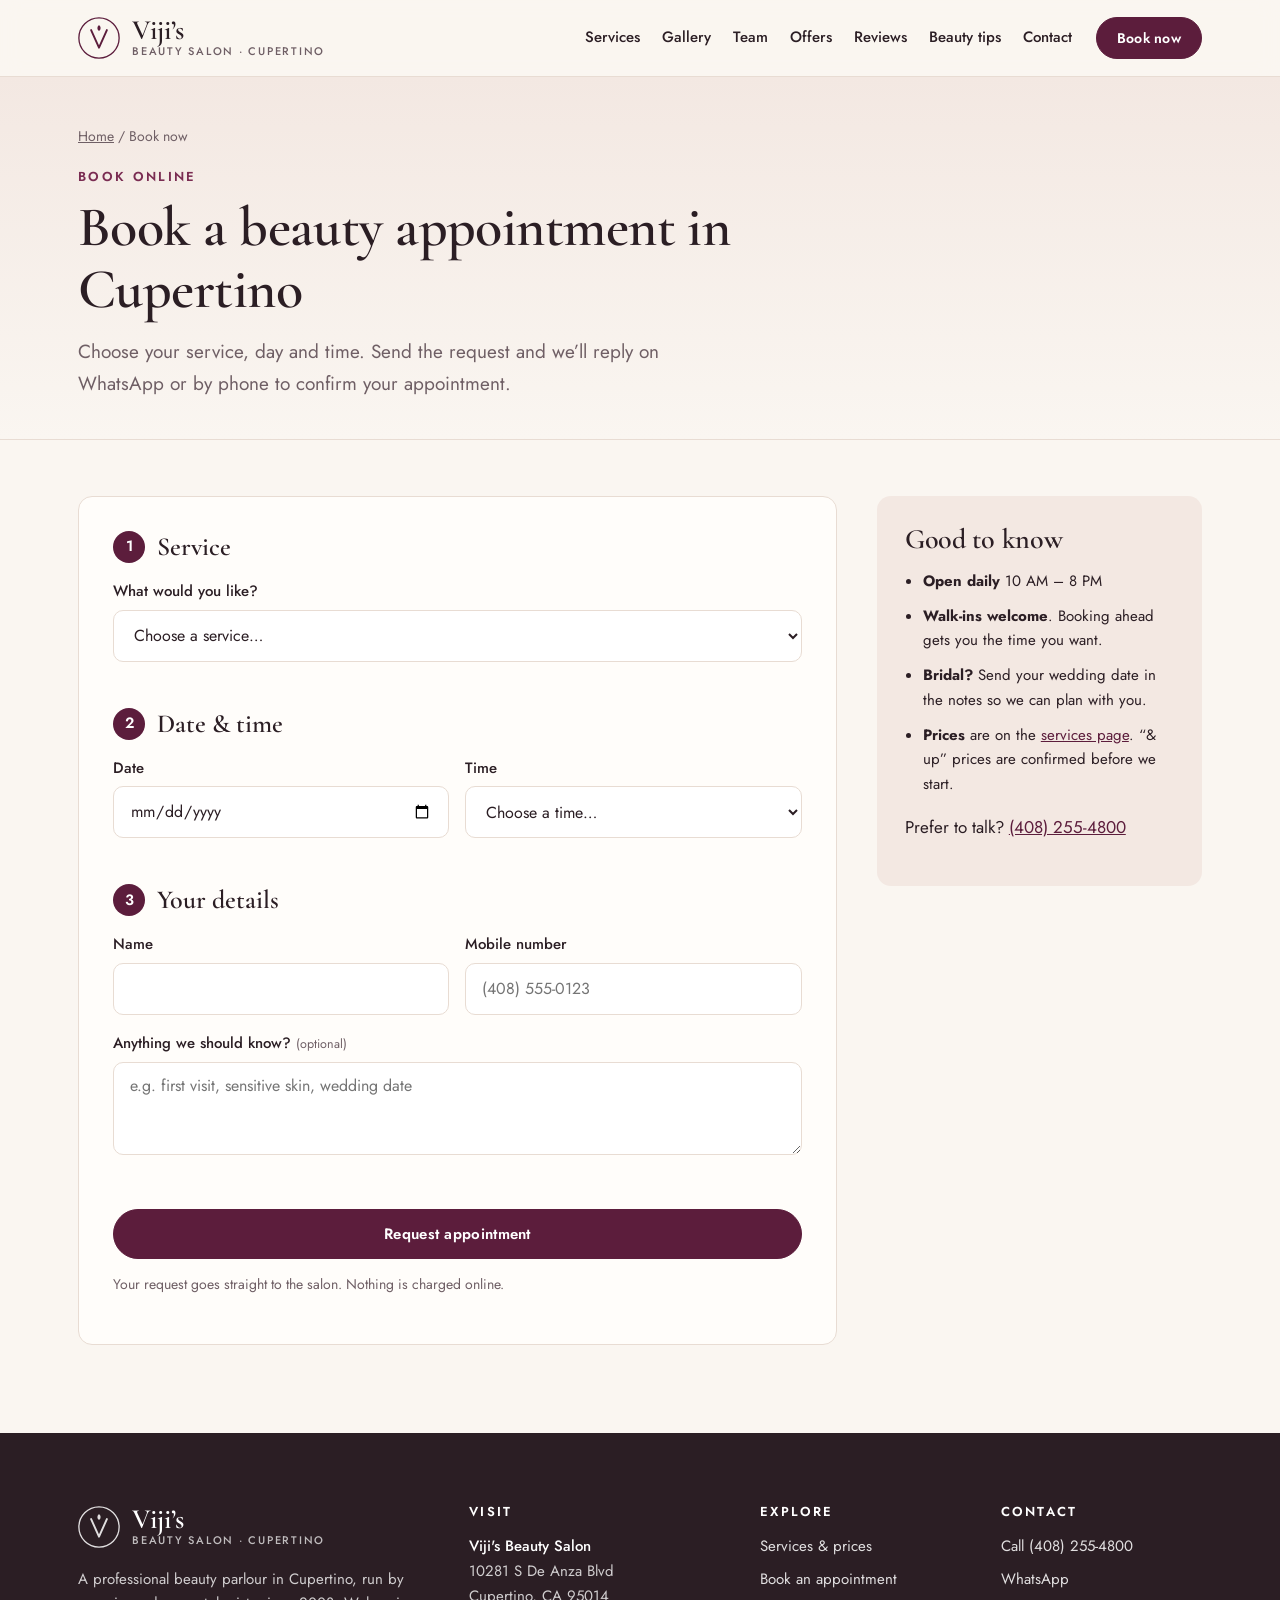
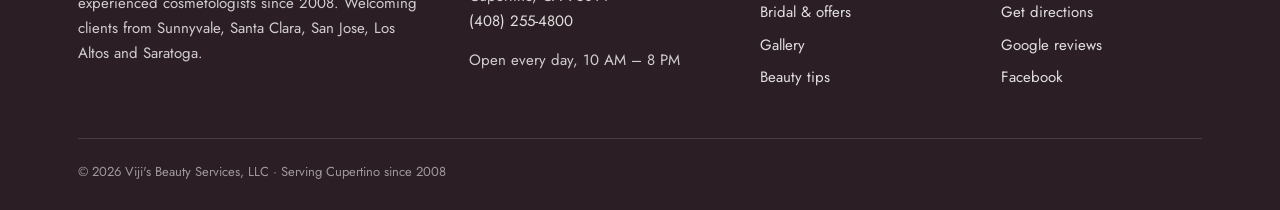
<file: booking/index.html>
<!DOCTYPE html>
<html lang="en">
<head>
<meta charset="utf-8"><meta name="viewport" content="width=device-width, initial-scale=1">
<title>Book an Appointment | Viji&#x27;s Beauty Salon Cupertino</title>
<meta name="description" content="Book eyebrow threading, waxing, a facial, haircut or bridal makeup at Viji’s Beauty Salon in Cupertino. Pick a service, day and time, and we’ll confirm fast.">
<meta name="robots" content="index, follow, max-image-preview:large">
<link rel="canonical" href="https://vijisbeautysalon.com/booking/">
<meta name="theme-color" content="#5c1d3c">
<link rel="icon" href="/assets/logo.svg" type="image/svg+xml"><link rel="apple-touch-icon" href="/assets/apple-touch-icon.png">
<meta property="og:type" content="website"><meta property="og:site_name" content="Viji&#x27;s Beauty Salon"><meta property="og:locale" content="en_US">
<meta property="og:title" content="Book an Appointment | Viji&#x27;s Beauty Salon Cupertino"><meta property="og:description" content="Book eyebrow threading, waxing, a facial, haircut or bridal makeup at Viji’s Beauty Salon in Cupertino. Pick a service, day and time, and we’ll confirm fast."><meta property="og:url" content="https://vijisbeautysalon.com/booking/">
<meta property="og:image" content="https://vijisbeautysalon.com/assets/photos/vijis-beauty-salon-cupertino-storefront.jpg"><meta property="og:image:alt" content="Viji&#x27;s Beauty Salon in Cupertino">
<meta name="twitter:card" content="summary_large_image"><meta name="twitter:title" content="Book an Appointment | Viji&#x27;s Beauty Salon Cupertino"><meta name="twitter:description" content="Book eyebrow threading, waxing, a facial, haircut or bridal makeup at Viji’s Beauty Salon in Cupertino. Pick a service, day and time, and we’ll confirm fast."><meta name="twitter:image" content="https://vijisbeautysalon.com/assets/photos/vijis-beauty-salon-cupertino-storefront.jpg">
<link rel="preconnect" href="https://fonts.googleapis.com"><link rel="preconnect" href="https://fonts.gstatic.com" crossorigin>
<link rel="stylesheet" href="https://fonts.googleapis.com/css2?family=Cormorant+Garamond:ital,wght@0,500;0,600;1,500&family=Jost:wght@400;500;600&display=swap">
<link rel="stylesheet" href="/styles.css?v=2">
<script src="https://challenges.cloudflare.com/turnstile/v0/api.js" async defer></script>
<script type="application/ld+json">{"@context": "https://schema.org", "@type": "BeautySalon", "@id": "https://vijisbeautysalon.com/#salon", "name": "Viji's Beauty Salon", "legalName": "Viji's Beauty Services, LLC", "url": "https://vijisbeautysalon.com/", "telephone": "+14082554800", "image": ["https://vijisbeautysalon.com/assets/photos/vijis-beauty-salon-cupertino-storefront.jpg", "https://vijisbeautysalon.com/assets/photos/hair-wash-stations-vijis-beauty-salon-cupertino.jpg"], "logo": "https://vijisbeautysalon.com/assets/logo.svg", "description": "Beauty parlour in Cupertino since 2008: eyebrow threading, waxing, facials, haircuts and colour, henna, hot oil treatments and bridal makeup.", "foundingDate": "2008", "priceRange": "$", "address": {"@type": "PostalAddress", "streetAddress": "10281 S De Anza Blvd", "addressLocality": "Cupertino", "addressRegion": "CA", "postalCode": "95014", "addressCountry": "US"}, "geo": {"@type": "GeoCoordinates", "latitude": 37.3189059, "longitude": -122.0331293}, "hasMap": "https://maps.google.com/?cid=15528343878532684192", "sameAs": ["https://maps.google.com/?cid=15528343878532684192", "https://www.facebook.com/p/Vijis-Beauty-Salon-100072283463024/", "https://www.yelp.com/biz/vijis-beauty-salon-cupertino"], "areaServed": [{"@type": "City", "name": "Cupertino"}, {"@type": "City", "name": "Sunnyvale"}, {"@type": "City", "name": "Santa Clara"}, {"@type": "City", "name": "San Jose"}, {"@type": "City", "name": "Los Altos"}, {"@type": "City", "name": "Saratoga"}], "openingHoursSpecification": [{"@type": "OpeningHoursSpecification", "dayOfWeek": ["Monday", "Tuesday", "Wednesday", "Thursday", "Friday", "Saturday", "Sunday"], "opens": "10:00", "closes": "20:00"}], "paymentAccepted": "Credit card"}</script>
<script type="application/ld+json">{"@context": "https://schema.org", "@type": "BreadcrumbList", "itemListElement": [{"@type": "ListItem", "position": 1, "name": "Home", "item": "https://vijisbeautysalon.com/"}, {"@type": "ListItem", "position": 2, "name": "Book now", "item": "https://vijisbeautysalon.com/booking/"}]}</script>
</head>
<body>
<a class="skip" href="#main">Skip to content</a>
<header class="top"><div class="wrap top-in">
  <a class="brand" href="/" aria-label="Viji&#x27;s Beauty Salon, home"><svg class="logo-mark" viewBox="0 0 48 48" aria-hidden="true"><circle cx="24" cy="24" r="23" fill="none" stroke="currentColor" stroke-width="1.5"/><path d="M15 15l9 20 9-20" fill="none" stroke="currentColor" stroke-width="2.2" stroke-linecap="round" stroke-linejoin="round"/><path d="M24 9c2.5 2.2 2.5 4.8 0 7-2.5-2.2-2.5-4.8 0-7z" fill="currentColor"/></svg><span><span class="brand-name">Viji’s</span><span class="brand-sub">Beauty Salon · Cupertino</span></span></a>
  <nav class="nav" id="nav" aria-label="Main"><a href="/services/">Services</a><a href="/gallery/">Gallery</a><a href="/team/">Team</a><a href="/offers/">Offers</a><a href="/reviews/">Reviews</a><a href="/blog/">Beauty tips</a><a href="/contact/">Contact</a></nav>
  <a class="btn btn-sm top-book" href="/booking/">Book now</a>
  <button class="menu" type="button" aria-controls="nav" aria-expanded="false" aria-label="Open menu"><span></span><span></span></button>
</div></header>
<main id="main">
<section class="phead"><div class="wrap">
  <nav class="crumbs" aria-label="Breadcrumb"><a href="/">Home</a> <span aria-hidden="true">/</span> <span aria-current="page">Book now</span></nav>
  <p class="eyebrow">Book online</p><h1>Book a beauty appointment in Cupertino</h1><p class="lede">Choose your service, day and time. Send the request and we’ll reply on WhatsApp or by phone to confirm your appointment.</p>
</div></section>
<section class="sec sec-tight"><div class="wrap book">
  <form class="book-form" id="book-form" novalidate>
    <fieldset><legend><span>1</span> Service</legend>
      <label class="field"><span>What would you like?</span><select name="service" id="f-service" required><option value="">Choose a service…</option><optgroup label="Threading"><option value="eyebrows-threading" data-price="$10">Eyebrows threading · $10</option><option value="eyebrows-threading-men" data-price="$12">Eyebrows threading (men) · $12</option><option value="upper-lip" data-price="$5">Upper lip · $5</option><option value="lower-lip" data-price="$2">Lower lip · $2</option><option value="chin" data-price="$5">Chin · $5</option><option value="forehead" data-price="$5">Forehead · $5</option><option value="sideburns-one-side" data-price="$6">Sideburns (one side) · $6</option><option value="neck-threading" data-price="$5 & up">Neck threading · $5 & up</option><option value="full-face-threading" data-price="$35 & up">Full face threading · $35 & up</option></optgroup><optgroup label="Waxing"><option value="eyebrow-wax" data-price="$15">Eyebrow wax · $15</option><option value="upper-lip-wax" data-price="$5">Upper lip wax · $5</option><option value="under-arms" data-price="$15">Under arms · $15</option><option value="half-arm" data-price="$25">Half arm · $25</option><option value="full-arm" data-price="$30">Full arm · $30</option><option value="half-leg" data-price="$30">Half leg · $30</option><option value="full-leg" data-price="$50 & up">Full leg · $50 & up</option><option value="stomach" data-price="$20 & up">Stomach · $20 & up</option><option value="half-back" data-price="$30 & up">Half back · $30 & up</option><option value="full-back" data-price="$30 & up">Full back · $30 & up</option><option value="neck-waxing" data-price="$6 & up">Neck waxing · $6 & up</option></optgroup><optgroup label="Facials &amp; skin care"><option value="full-facial" data-price="$55">Full facial · $55</option><option value="mini-facial" data-price="$45">Mini facial · $45</option><option value="diamond-facial" data-price="$100 & up">Diamond facial · $100 & up</option><option value="fresh-fruit-facial-shahnaz" data-price="$75">Fresh fruit facial (Shahnaz) · $75</option><option value="oxygen-facial-shahnaz" data-price="$75">Oxygen facial (Shahnaz) · $75</option><option value="pearl-facial-shahnaz" data-price="$75">Pearl facial (Shahnaz) · $75</option><option value="gold-facial-shahnaz" data-price="$65">Gold facial (Shahnaz) · $65</option><option value="platinum-facial-shahnaz" data-price="$65">Platinum facial (Shahnaz) · $65</option><option value="biotique-facial" data-price="$55">Biotique facial · $55</option><option value="acne-treatment" data-price="$60">Acne treatment · $60</option><option value="eye-rejuvenation" data-price="$30">Eye rejuvenation · $30</option><option value="eyelash-perm" data-price="$35">Eyelash perm · $35</option><option value="face-bleach" data-price="$25 & up">Face bleach · $25 & up</option><option value="herbal-bleach" data-price="$35 & up">Herbal bleach · $35 & up</option><option value="paraffin-wax" data-price="$70">Paraffin wax · $70</option><option value="galvanic-facial" data-price="On request">Galvanic facial · On request</option><option value="high-frequency-facial" data-price="On request">High frequency facial · On request</option></optgroup><optgroup label="Hair"><option value="womens-haircut" data-price="$30 & up">Women’s haircut · $30 & up</option><option value="mens-haircut" data-price="$25 & up">Men’s haircut · $25 & up</option><option value="childrens-haircut" data-price="$20 & up">Children’s haircut · $20 & up</option><option value="full-colour-with-wash" data-price="$85 & up">Full colour with wash · $85 & up</option><option value="colour-touch-up-with-wash" data-price="$65 & up">Colour touch-up with wash · $65 & up</option><option value="highlights" data-price="$90 & up">Highlights · $90 & up</option><option value="hot-oil-treatment-head-massage" data-price="$35">Hot oil treatment &amp; head massage · $35</option><option value="deep-conditioning" data-price="$55 & up">Deep conditioning · $55 & up</option><option value="full-henna" data-price="$50 & up">Full henna · $50 & up</option><option value="straightening" data-price="$250 & up">Straightening · $250 & up</option><option value="straightening-touch-up" data-price="$120 & up">Straightening touch-up · $120 & up</option><option value="blow-dry" data-price="$35 & up">Blow-dry · $35 & up</option><option value="shampoo-blow-dry" data-price="$45 & up">Shampoo &amp; blow-dry · $45 & up</option><option value="shampoo-setting" data-price="$40 & up">Shampoo &amp; setting · $40 & up</option><option value="flat-iron" data-price="$25 & up">Flat iron · $25 & up</option><option value="curl-iron" data-price="$35 & up">Curl iron · $35 & up</option><option value="hair-wash" data-price="$20 & up">Hair wash · $20 & up</option></optgroup><optgroup label="Makeup, bridal &amp; mehandi"><option value="bridal-makeup-hair" data-price="$250 & up">Bridal makeup &amp; hair · $250 & up</option><option value="bridal-mehandi" data-price="$175 & up">Bridal mehandi · $175 & up</option><option value="party-makeup" data-price="$50 & up">Party makeup · $50 & up</option><option value="light-makeup" data-price="$45 & up">Light makeup · $45 & up</option><option value="mehandi-for-special-occasions" data-price="$35 & up">Mehandi for special occasions · $35 & up</option></optgroup></select><em class="err" data-err="service">Please choose a service.</em></label>
    </fieldset>
    <fieldset><legend><span>2</span> Date &amp; time</legend>
      <div class="two">
        <label class="field"><span>Date</span><input type="date" name="date" id="f-date" required><em class="err" data-err="date">Please pick a date from today onward.</em></label>
        <label class="field"><span>Time</span><select name="time" id="f-time" required><option value="">Choose a time…</option><option value="10:00">10:00 AM</option><option value="10:30">10:30 AM</option><option value="11:00">11:00 AM</option><option value="11:30">11:30 AM</option><option value="12:00">12:00 PM</option><option value="12:30">12:30 PM</option><option value="13:00">1:00 PM</option><option value="13:30">1:30 PM</option><option value="14:00">2:00 PM</option><option value="14:30">2:30 PM</option><option value="15:00">3:00 PM</option><option value="15:30">3:30 PM</option><option value="16:00">4:00 PM</option><option value="16:30">4:30 PM</option><option value="17:00">5:00 PM</option><option value="17:30">5:30 PM</option><option value="18:00">6:00 PM</option><option value="18:30">6:30 PM</option><option value="19:00">7:00 PM</option><option value="19:30">7:30 PM</option></select><em class="err" data-err="time">Please pick a time that hasn’t passed.</em></label>
      </div>
    </fieldset>
    <fieldset><legend><span>3</span> Your details</legend>
      <div class="two">
        <label class="field"><span>Name</span><input type="text" name="name" autocomplete="name" required maxlength="60"><em class="err" data-err="name">Please enter your name.</em></label>
        <label class="field"><span>Mobile number</span><input type="tel" name="phone" autocomplete="tel" inputmode="tel" required placeholder="(408) 555-0123"><em class="err" data-err="phone">Please enter a 10-digit US phone number.</em></label>
      </div>
      <label class="field"><span>Anything we should know? <small>(optional)</small></span><textarea name="notes" rows="3" maxlength="300" placeholder="e.g. first visit, sensitive skin, wedding date"></textarea></label>
    </fieldset>
    <div class="cf-turnstile" data-sitekey="0x4AAAAAAGTGPAWweI9zdszL" data-size="flexible" data-theme="light"></div>
    <button class="btn btn-wide" type="submit" id="book-submit">Request appointment</button>
    <p class="form-error" id="book-error" role="alert" hidden></p>
    <p class="fine">Your request goes straight to the salon. Nothing is charged online.</p>
  </form>

  <section class="confirm" id="confirm" hidden tabindex="-1" aria-live="polite">
    <div class="confirm-tick" aria-hidden="true">✓</div>
    <h2>Request received. Thank you!</h2>
    <p>We’ve got your appointment request and will call or text you shortly to confirm your time.</p>
    <dl class="summary" id="summary"></dl>
    <p class="fine">Need to change something? Call <a href="tel:+14082554800">(408) 255-4800</a>.</p>
    <a class="btn btn-ghost" href="/">Back to home</a>
  </section>

  <aside class="book-side">
    <h2>Good to know</h2>
    <ul>
      <li><strong>Open daily</strong> 10 AM – 8 PM</li>
      <li><strong>Walk-ins welcome</strong>. Booking ahead gets you the time you want.</li>
      <li><strong>Bridal?</strong> Send your wedding date in the notes so we can plan with you.</li>
      <li><strong>Prices</strong> are on the <a href="/services/">services page</a>. “& up” prices are confirmed before we start.</li>
    </ul>
    <p>Prefer to talk? <a href="tel:+14082554800">(408) 255-4800</a></p>
  </aside>
</div></section>
</main>
<footer class="foot"><div class="wrap">
  <div class="foot-grid">
    <div class="foot-about">
      <a class="brand brand-light" href="/"><svg class="logo-mark" viewBox="0 0 48 48" aria-hidden="true"><circle cx="24" cy="24" r="23" fill="none" stroke="currentColor" stroke-width="1.5"/><path d="M15 15l9 20 9-20" fill="none" stroke="currentColor" stroke-width="2.2" stroke-linecap="round" stroke-linejoin="round"/><path d="M24 9c2.5 2.2 2.5 4.8 0 7-2.5-2.2-2.5-4.8 0-7z" fill="currentColor"/></svg><span><span class="brand-name">Viji’s</span><span class="brand-sub">Beauty Salon · Cupertino</span></span></a>
      <p>A professional beauty parlour in Cupertino, run by experienced cosmetologists since 2008. Welcoming clients from Sunnyvale, Santa Clara, San Jose, Los Altos and Saratoga.</p>
    </div>
    <div>
      <h2>Visit</h2>
      <p><strong>Viji's Beauty Salon</strong><br><span>10281 S De Anza Blvd<br>Cupertino, CA 95014</span><br><a href="tel:+14082554800">(408) 255-4800</a></p>
      <p>Open every day, 10 AM – 8 PM</p>
    </div>
    <div>
      <h2>Explore</h2>
      <ul><li><a href="/services/">Services &amp; prices</a></li><li><a href="/booking/">Book an appointment</a></li><li><a href="/offers/">Bridal &amp; offers</a></li><li><a href="/gallery/">Gallery</a></li><li><a href="/blog/">Beauty tips</a></li></ul>
    </div>
    <div>
      <h2>Contact</h2>
      <ul><li><a href="tel:+14082554800">Call (408) 255-4800</a></li><li><a href="https://wa.me/14082554800" target="_blank" rel="noopener">WhatsApp</a></li><li><a href="https://www.google.com/maps/dir/?api=1&destination=Viji%27s+Beauty+Salon,+10281+S+De+Anza+Blvd,+Cupertino,+CA+95014" target="_blank" rel="noopener">Get directions</a></li><li><a href="https://maps.google.com/?cid=15528343878532684192" target="_blank" rel="noopener">Google reviews</a></li><li><a href="https://www.facebook.com/p/Vijis-Beauty-Salon-100072283463024/" target="_blank" rel="noopener">Facebook</a></li></ul>
    </div>
  </div>
  <p class="foot-base">© <span data-year>2026</span> Viji's Beauty Services, LLC · Serving Cupertino since 2008</p>
</div></footer>
<div class="dock" aria-label="Quick contact">
  <a href="tel:+14082554800"><svg viewBox="0 0 24 24" aria-hidden="true"><path d="M6.6 10.8a15.5 15.5 0 006.6 6.6l2.2-2.2a1 1 0 011-.25 11.4 11.4 0 003.6.57 1 1 0 011 1V20a1 1 0 01-1 1A17 17 0 013 4a1 1 0 011-1h3.5a1 1 0 011 1c0 1.25.2 2.45.57 3.57a1 1 0 01-.25 1z"/></svg>Call</a>
  <a href="https://wa.me/14082554800" target="_blank" rel="noopener"><svg viewBox="0 0 24 24" aria-hidden="true"><path d="M12 2a10 10 0 00-8.6 15.1L2 22l5-1.3A10 10 0 1012 2zm5.3 14.2c-.2.6-1.3 1.2-1.8 1.2-.5.1-1 .2-3.3-.7-2.8-1.1-4.6-4-4.7-4.2-.1-.2-1.1-1.5-1.1-2.9s.7-2 1-2.3c.3-.3.6-.3.8-.3h.6c.2 0 .4 0 .6.5l.9 2.1c.1.2.1.4 0 .5l-.4.6-.4.4c-.1.1-.3.3-.1.6.2.3.8 1.3 1.7 2.1 1.2 1 2.2 1.4 2.5 1.5.3.1.5.1.7-.1l.9-1.1c.2-.3.4-.2.7-.1l2 1c.3.1.5.2.5.3.1.1.1.6-.1 1.2z"/></svg>WhatsApp</a>
  <a class="dock-book" href="/booking/">Book now</a>
</div>
<script src="/site.js?v=4" defer></script>
</body>
</html>
</file>
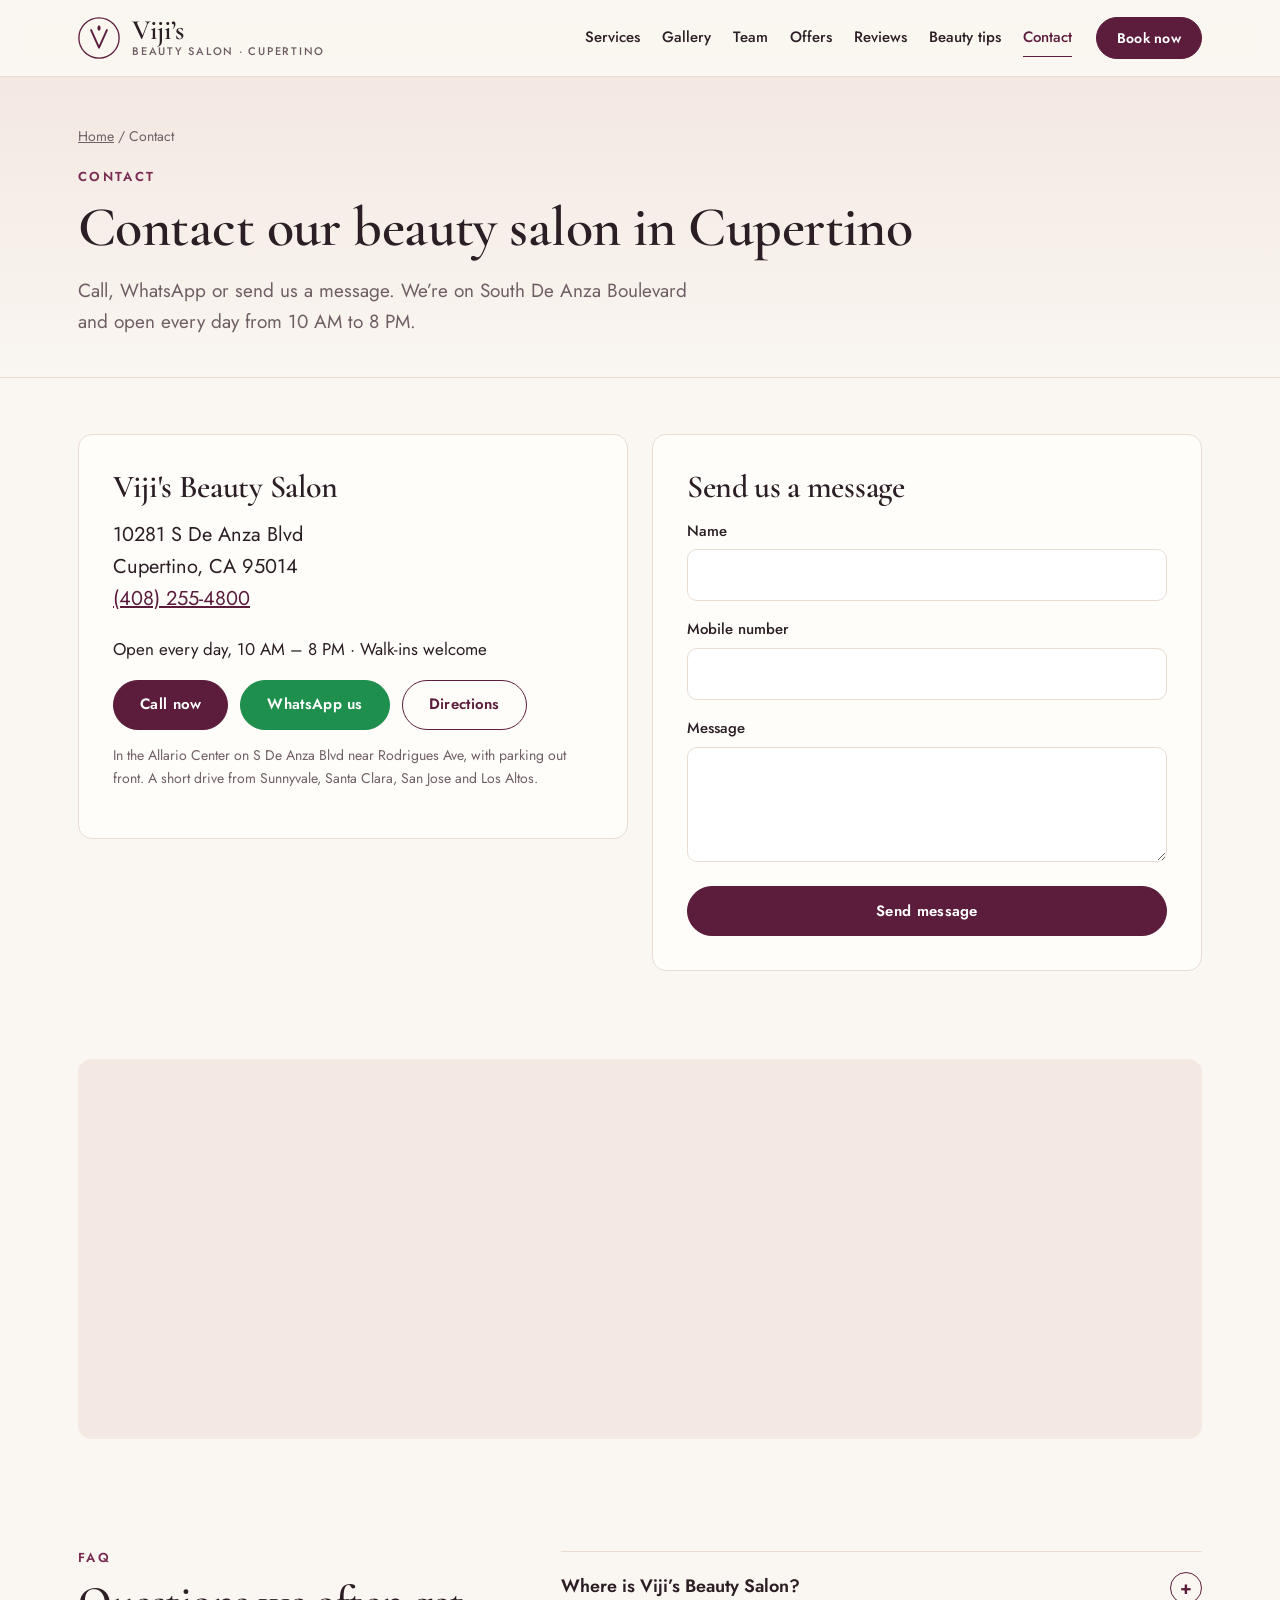
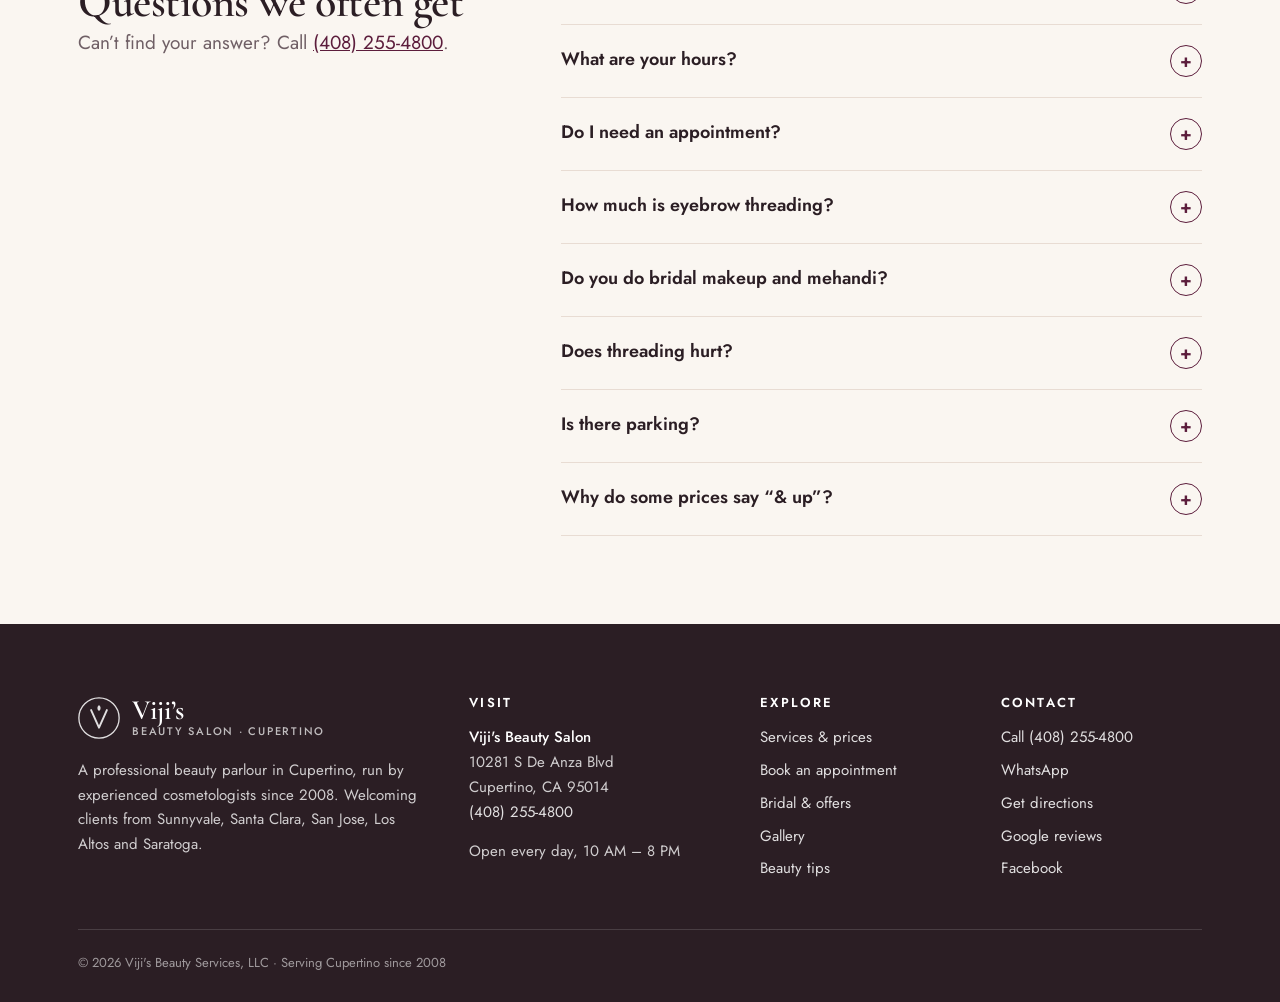
<file: contact/index.html>
<!DOCTYPE html>
<html lang="en">
<head>
<meta charset="utf-8"><meta name="viewport" content="width=device-width, initial-scale=1">
<title>Contact &amp; Directions | Viji&#x27;s Beauty Salon Cupertino</title>
<meta name="description" content="Viji’s Beauty Salon, 10281 S De Anza Blvd, Cupertino, CA 95014. Call (408) 255-4800 or WhatsApp. Open daily 10 AM–8 PM, parking out front. Map and FAQ.">
<meta name="robots" content="index, follow, max-image-preview:large">
<link rel="canonical" href="https://vijisbeautysalon.com/contact/">
<meta name="theme-color" content="#5c1d3c">
<link rel="icon" href="/assets/logo.svg" type="image/svg+xml"><link rel="apple-touch-icon" href="/assets/apple-touch-icon.png">
<meta property="og:type" content="website"><meta property="og:site_name" content="Viji&#x27;s Beauty Salon"><meta property="og:locale" content="en_US">
<meta property="og:title" content="Contact &amp; Directions | Viji&#x27;s Beauty Salon Cupertino"><meta property="og:description" content="Viji’s Beauty Salon, 10281 S De Anza Blvd, Cupertino, CA 95014. Call (408) 255-4800 or WhatsApp. Open daily 10 AM–8 PM, parking out front. Map and FAQ."><meta property="og:url" content="https://vijisbeautysalon.com/contact/">
<meta property="og:image" content="https://vijisbeautysalon.com/assets/photos/vijis-beauty-salon-cupertino-storefront.jpg"><meta property="og:image:alt" content="Viji&#x27;s Beauty Salon in Cupertino">
<meta name="twitter:card" content="summary_large_image"><meta name="twitter:title" content="Contact &amp; Directions | Viji&#x27;s Beauty Salon Cupertino"><meta name="twitter:description" content="Viji’s Beauty Salon, 10281 S De Anza Blvd, Cupertino, CA 95014. Call (408) 255-4800 or WhatsApp. Open daily 10 AM–8 PM, parking out front. Map and FAQ."><meta name="twitter:image" content="https://vijisbeautysalon.com/assets/photos/vijis-beauty-salon-cupertino-storefront.jpg">
<link rel="preconnect" href="https://fonts.googleapis.com"><link rel="preconnect" href="https://fonts.gstatic.com" crossorigin>
<link rel="stylesheet" href="https://fonts.googleapis.com/css2?family=Cormorant+Garamond:ital,wght@0,500;0,600;1,500&family=Jost:wght@400;500;600&display=swap">
<link rel="stylesheet" href="/styles.css?v=2">
<script type="application/ld+json">{"@context": "https://schema.org", "@type": "BeautySalon", "@id": "https://vijisbeautysalon.com/#salon", "name": "Viji's Beauty Salon", "legalName": "Viji's Beauty Services, LLC", "url": "https://vijisbeautysalon.com/", "telephone": "+14082554800", "image": ["https://vijisbeautysalon.com/assets/photos/vijis-beauty-salon-cupertino-storefront.jpg", "https://vijisbeautysalon.com/assets/photos/hair-wash-stations-vijis-beauty-salon-cupertino.jpg"], "logo": "https://vijisbeautysalon.com/assets/logo.svg", "description": "Beauty parlour in Cupertino since 2008: eyebrow threading, waxing, facials, haircuts and colour, henna, hot oil treatments and bridal makeup.", "foundingDate": "2008", "priceRange": "$", "address": {"@type": "PostalAddress", "streetAddress": "10281 S De Anza Blvd", "addressLocality": "Cupertino", "addressRegion": "CA", "postalCode": "95014", "addressCountry": "US"}, "geo": {"@type": "GeoCoordinates", "latitude": 37.3189059, "longitude": -122.0331293}, "hasMap": "https://maps.google.com/?cid=15528343878532684192", "sameAs": ["https://maps.google.com/?cid=15528343878532684192", "https://www.facebook.com/p/Vijis-Beauty-Salon-100072283463024/", "https://www.yelp.com/biz/vijis-beauty-salon-cupertino"], "areaServed": [{"@type": "City", "name": "Cupertino"}, {"@type": "City", "name": "Sunnyvale"}, {"@type": "City", "name": "Santa Clara"}, {"@type": "City", "name": "San Jose"}, {"@type": "City", "name": "Los Altos"}, {"@type": "City", "name": "Saratoga"}], "openingHoursSpecification": [{"@type": "OpeningHoursSpecification", "dayOfWeek": ["Monday", "Tuesday", "Wednesday", "Thursday", "Friday", "Saturday", "Sunday"], "opens": "10:00", "closes": "20:00"}], "paymentAccepted": "Credit card"}</script>
<script type="application/ld+json">{"@context": "https://schema.org", "@type": "BreadcrumbList", "itemListElement": [{"@type": "ListItem", "position": 1, "name": "Home", "item": "https://vijisbeautysalon.com/"}, {"@type": "ListItem", "position": 2, "name": "Contact", "item": "https://vijisbeautysalon.com/contact/"}]}</script>
<script type="application/ld+json">{"@context": "https://schema.org", "@type": "FAQPage", "mainEntity": [{"@type": "Question", "name": "Where is Viji’s Beauty Salon?", "acceptedAnswer": {"@type": "Answer", "text": "We’re at 10281 S De Anza Blvd, Cupertino, CA 95014, in the Allario Center shopping plaza on South De Anza Boulevard near Rodrigues Avenue. It’s an easy drive from Sunnyvale, Santa Clara, San Jose and Los Altos."}}, {"@type": "Question", "name": "What are your hours?", "acceptedAnswer": {"@type": "Answer", "text": "We’re open every day of the week, 10 AM to 8 PM."}}, {"@type": "Question", "name": "Do I need an appointment?", "acceptedAnswer": {"@type": "Answer", "text": "Walk-ins are welcome. To get the time and stylist you want, especially on weekends, send a booking request online, on WhatsApp or call us."}}, {"@type": "Question", "name": "How much is eyebrow threading?", "acceptedAnswer": {"@type": "Answer", "text": "Eyebrow threading is $10 ($12 for men). Upper lip is $5 and full face threading starts at $35. See every price on our services page."}}, {"@type": "Question", "name": "Do you do bridal makeup and mehandi?", "acceptedAnswer": {"@type": "Answer", "text": "Yes. Bridal makeup and hair starts at $250 and bridal mehandi starts at $175. Contact us early with your wedding date so we can hold it for you."}}, {"@type": "Question", "name": "Does threading hurt?", "acceptedAnswer": {"@type": "Answer", "text": "Most people feel a quick tingle rather than pain, and it gets easier with regular visits. Our threaders work fast and in small sections to keep it comfortable."}}, {"@type": "Question", "name": "Is there parking?", "acceptedAnswer": {"@type": "Answer", "text": "Yes. The shopping plaza has a parking lot right outside the salon."}}, {"@type": "Question", "name": "Why do some prices say “& up”?", "acceptedAnswer": {"@type": "Answer", "text": "Those services depend on hair length, thickness or the area covered. We’ll always tell you the exact price before we start."}}]}</script>
</head>
<body>
<a class="skip" href="#main">Skip to content</a>
<header class="top"><div class="wrap top-in">
  <a class="brand" href="/" aria-label="Viji&#x27;s Beauty Salon, home"><svg class="logo-mark" viewBox="0 0 48 48" aria-hidden="true"><circle cx="24" cy="24" r="23" fill="none" stroke="currentColor" stroke-width="1.5"/><path d="M15 15l9 20 9-20" fill="none" stroke="currentColor" stroke-width="2.2" stroke-linecap="round" stroke-linejoin="round"/><path d="M24 9c2.5 2.2 2.5 4.8 0 7-2.5-2.2-2.5-4.8 0-7z" fill="currentColor"/></svg><span><span class="brand-name">Viji’s</span><span class="brand-sub">Beauty Salon · Cupertino</span></span></a>
  <nav class="nav" id="nav" aria-label="Main"><a href="/services/">Services</a><a href="/gallery/">Gallery</a><a href="/team/">Team</a><a href="/offers/">Offers</a><a href="/reviews/">Reviews</a><a href="/blog/">Beauty tips</a><a href="/contact/" aria-current="page">Contact</a></nav>
  <a class="btn btn-sm top-book" href="/booking/">Book now</a>
  <button class="menu" type="button" aria-controls="nav" aria-expanded="false" aria-label="Open menu"><span></span><span></span></button>
</div></header>
<main id="main">
<section class="phead"><div class="wrap">
  <nav class="crumbs" aria-label="Breadcrumb"><a href="/">Home</a> <span aria-hidden="true">/</span> <span aria-current="page">Contact</span></nav>
  <p class="eyebrow">Contact</p><h1>Contact our beauty salon in Cupertino</h1><p class="lede">Call, WhatsApp or send us a message. We’re on South De Anza Boulevard and open every day from 10 AM to 8 PM.</p>
</div></section>
<section class="sec sec-tight"><div class="wrap contact">
  <div class="nap">
    <h2>Viji's Beauty Salon</h2>
    <p class="nap-lines">10281 S De Anza Blvd<br>Cupertino, CA 95014<br><a href="tel:+14082554800">(408) 255-4800</a></p>
    <p>Open every day, 10 AM – 8 PM · Walk-ins welcome</p>
    <div class="actions"><a class="btn" href="tel:+14082554800">Call now</a><a class="btn btn-wa" href="https://wa.me/14082554800" target="_blank" rel="noopener">WhatsApp us</a><a class="btn btn-ghost" href="https://www.google.com/maps/dir/?api=1&destination=Viji%27s+Beauty+Salon,+10281+S+De+Anza+Blvd,+Cupertino,+CA+95014" target="_blank" rel="noopener">Directions</a></div>
    <p class="fine">In the Allario Center on S De Anza Blvd near Rodrigues Ave, with parking out front. A short drive from Sunnyvale, Santa Clara, San Jose and Los Altos.</p>
  </div>
  <form class="msg-form" id="msg-form" novalidate>
    <h2>Send us a message</h2>
    <label class="field"><span>Name</span><input type="text" name="name" autocomplete="name" required maxlength="60"><em class="err" data-err="name">Please enter your name.</em></label>
    <label class="field"><span>Mobile number</span><input type="tel" name="phone" autocomplete="tel" inputmode="tel" required><em class="err" data-err="phone">Please enter a 10-digit US phone number.</em></label>
    <label class="field"><span>Message</span><textarea name="message" rows="4" required maxlength="600"></textarea><em class="err" data-err="message">Please write a short message.</em></label>
    <button class="btn btn-wide" type="submit">Send message</button>
    <div class="msg-done" id="msg-done" hidden><p><strong>Almost there.</strong> Choose how to send your message:</p><div class="actions"><a class="btn btn-wa" id="msg-wa" href="#" target="_blank" rel="noopener">WhatsApp</a><a class="btn btn-ghost" id="msg-sms" href="#">Text message</a></div></div>
  </form>
</div></section>
<div class="wrap"><div class="map map-wide"><iframe title="Map showing Viji&#x27;s Beauty Salon, 10281 S De Anza Blvd, Cupertino, CA 95014" src="https://www.google.com/maps?q=Viji%27s+Beauty+Salon,+10281+S+De+Anza+Blvd,+Cupertino,+CA+95014&output=embed" loading="lazy" referrerpolicy="no-referrer-when-downgrade"></iframe></div></div>
<section class="sec" id="faq"><div class="wrap faq-wrap">
  <div><p class="eyebrow">FAQ</p><h2>Questions we often get</h2><p class="lede">Can’t find your answer? Call <a href="tel:+14082554800">(408) 255-4800</a>.</p></div>
  <div class="faqs"><details class="faq"><summary>Where is Viji’s Beauty Salon?</summary><p>We’re at 10281 S De Anza Blvd, Cupertino, CA 95014, in the Allario Center shopping plaza on South De Anza Boulevard near Rodrigues Avenue. It’s an easy drive from Sunnyvale, Santa Clara, San Jose and Los Altos.</p></details><details class="faq"><summary>What are your hours?</summary><p>We’re open every day of the week, 10 AM to 8 PM.</p></details><details class="faq"><summary>Do I need an appointment?</summary><p>Walk-ins are welcome. To get the time and stylist you want, especially on weekends, send a booking request online, on WhatsApp or call us.</p></details><details class="faq"><summary>How much is eyebrow threading?</summary><p>Eyebrow threading is $10 ($12 for men). Upper lip is $5 and full face threading starts at $35. See every price on our services page.</p></details><details class="faq"><summary>Do you do bridal makeup and mehandi?</summary><p>Yes. Bridal makeup and hair starts at $250 and bridal mehandi starts at $175. Contact us early with your wedding date so we can hold it for you.</p></details><details class="faq"><summary>Does threading hurt?</summary><p>Most people feel a quick tingle rather than pain, and it gets easier with regular visits. Our threaders work fast and in small sections to keep it comfortable.</p></details><details class="faq"><summary>Is there parking?</summary><p>Yes. The shopping plaza has a parking lot right outside the salon.</p></details><details class="faq"><summary>Why do some prices say “&amp; up”?</summary><p>Those services depend on hair length, thickness or the area covered. We’ll always tell you the exact price before we start.</p></details></div>
</div></section>
</main>
<footer class="foot"><div class="wrap">
  <div class="foot-grid">
    <div class="foot-about">
      <a class="brand brand-light" href="/"><svg class="logo-mark" viewBox="0 0 48 48" aria-hidden="true"><circle cx="24" cy="24" r="23" fill="none" stroke="currentColor" stroke-width="1.5"/><path d="M15 15l9 20 9-20" fill="none" stroke="currentColor" stroke-width="2.2" stroke-linecap="round" stroke-linejoin="round"/><path d="M24 9c2.5 2.2 2.5 4.8 0 7-2.5-2.2-2.5-4.8 0-7z" fill="currentColor"/></svg><span><span class="brand-name">Viji’s</span><span class="brand-sub">Beauty Salon · Cupertino</span></span></a>
      <p>A professional beauty parlour in Cupertino, run by experienced cosmetologists since 2008. Welcoming clients from Sunnyvale, Santa Clara, San Jose, Los Altos and Saratoga.</p>
    </div>
    <div>
      <h2>Visit</h2>
      <p><strong>Viji's Beauty Salon</strong><br><span>10281 S De Anza Blvd<br>Cupertino, CA 95014</span><br><a href="tel:+14082554800">(408) 255-4800</a></p>
      <p>Open every day, 10 AM – 8 PM</p>
    </div>
    <div>
      <h2>Explore</h2>
      <ul><li><a href="/services/">Services &amp; prices</a></li><li><a href="/booking/">Book an appointment</a></li><li><a href="/offers/">Bridal &amp; offers</a></li><li><a href="/gallery/">Gallery</a></li><li><a href="/blog/">Beauty tips</a></li></ul>
    </div>
    <div>
      <h2>Contact</h2>
      <ul><li><a href="tel:+14082554800">Call (408) 255-4800</a></li><li><a href="https://wa.me/14082554800" target="_blank" rel="noopener">WhatsApp</a></li><li><a href="https://www.google.com/maps/dir/?api=1&destination=Viji%27s+Beauty+Salon,+10281+S+De+Anza+Blvd,+Cupertino,+CA+95014" target="_blank" rel="noopener">Get directions</a></li><li><a href="https://maps.google.com/?cid=15528343878532684192" target="_blank" rel="noopener">Google reviews</a></li><li><a href="https://www.facebook.com/p/Vijis-Beauty-Salon-100072283463024/" target="_blank" rel="noopener">Facebook</a></li></ul>
    </div>
  </div>
  <p class="foot-base">© <span data-year>2026</span> Viji's Beauty Services, LLC · Serving Cupertino since 2008</p>
</div></footer>
<div class="dock" aria-label="Quick contact">
  <a href="tel:+14082554800"><svg viewBox="0 0 24 24" aria-hidden="true"><path d="M6.6 10.8a15.5 15.5 0 006.6 6.6l2.2-2.2a1 1 0 011-.25 11.4 11.4 0 003.6.57 1 1 0 011 1V20a1 1 0 01-1 1A17 17 0 013 4a1 1 0 011-1h3.5a1 1 0 011 1c0 1.25.2 2.45.57 3.57a1 1 0 01-.25 1z"/></svg>Call</a>
  <a href="https://wa.me/14082554800" target="_blank" rel="noopener"><svg viewBox="0 0 24 24" aria-hidden="true"><path d="M12 2a10 10 0 00-8.6 15.1L2 22l5-1.3A10 10 0 1012 2zm5.3 14.2c-.2.6-1.3 1.2-1.8 1.2-.5.1-1 .2-3.3-.7-2.8-1.1-4.6-4-4.7-4.2-.1-.2-1.1-1.5-1.1-2.9s.7-2 1-2.3c.3-.3.6-.3.8-.3h.6c.2 0 .4 0 .6.5l.9 2.1c.1.2.1.4 0 .5l-.4.6-.4.4c-.1.1-.3.3-.1.6.2.3.8 1.3 1.7 2.1 1.2 1 2.2 1.4 2.5 1.5.3.1.5.1.7-.1l.9-1.1c.2-.3.4-.2.7-.1l2 1c.3.1.5.2.5.3.1.1.1.6-.1 1.2z"/></svg>WhatsApp</a>
  <a class="dock-book" href="/booking/">Book now</a>
</div>
<script src="/site.js?v=4" defer></script>
</body>
</html>
</file>
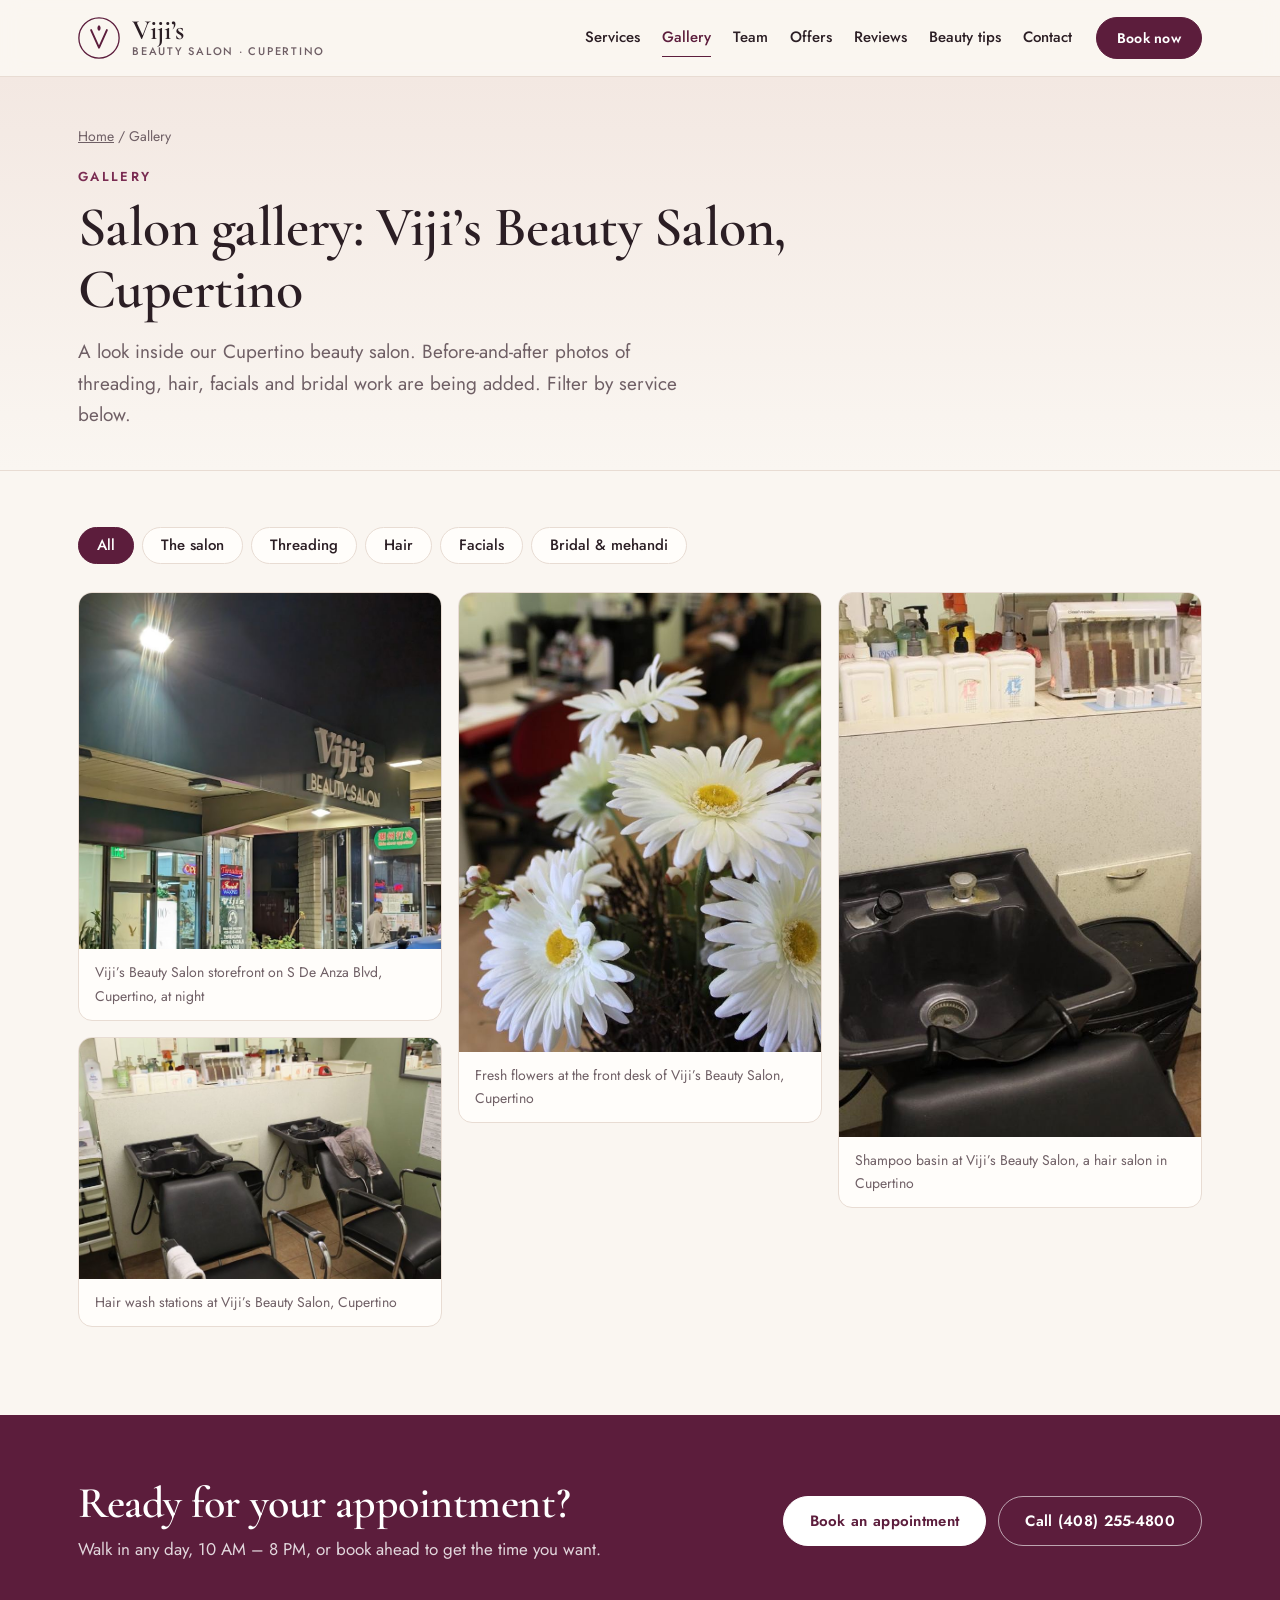
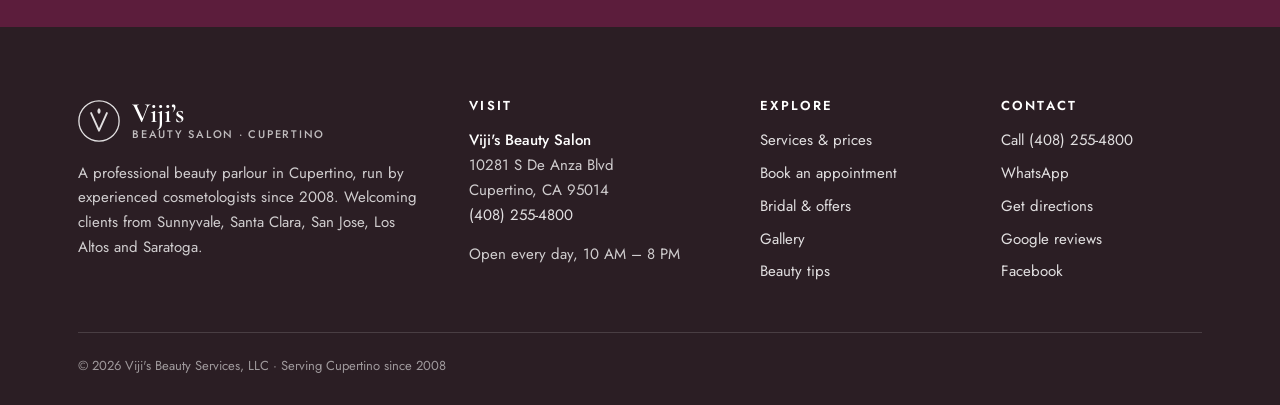
<file: gallery/index.html>
<!DOCTYPE html>
<html lang="en">
<head>
<meta charset="utf-8"><meta name="viewport" content="width=device-width, initial-scale=1">
<title>Salon Gallery | Viji&#x27;s Beauty Salon Cupertino</title>
<meta name="description" content="Photos of Viji’s Beauty Salon in Cupertino: our De Anza Blvd salon, hair stations and treatment areas, with before-and-after threading, hair and bridal work.">
<meta name="robots" content="index, follow, max-image-preview:large">
<link rel="canonical" href="https://vijisbeautysalon.com/gallery/">
<meta name="theme-color" content="#5c1d3c">
<link rel="icon" href="/assets/logo.svg" type="image/svg+xml"><link rel="apple-touch-icon" href="/assets/apple-touch-icon.png">
<meta property="og:type" content="website"><meta property="og:site_name" content="Viji&#x27;s Beauty Salon"><meta property="og:locale" content="en_US">
<meta property="og:title" content="Salon Gallery | Viji&#x27;s Beauty Salon Cupertino"><meta property="og:description" content="Photos of Viji’s Beauty Salon in Cupertino: our De Anza Blvd salon, hair stations and treatment areas, with before-and-after threading, hair and bridal work."><meta property="og:url" content="https://vijisbeautysalon.com/gallery/">
<meta property="og:image" content="https://vijisbeautysalon.com/assets/photos/vijis-beauty-salon-cupertino-storefront.jpg"><meta property="og:image:alt" content="Viji&#x27;s Beauty Salon in Cupertino">
<meta name="twitter:card" content="summary_large_image"><meta name="twitter:title" content="Salon Gallery | Viji&#x27;s Beauty Salon Cupertino"><meta name="twitter:description" content="Photos of Viji’s Beauty Salon in Cupertino: our De Anza Blvd salon, hair stations and treatment areas, with before-and-after threading, hair and bridal work."><meta name="twitter:image" content="https://vijisbeautysalon.com/assets/photos/vijis-beauty-salon-cupertino-storefront.jpg">
<link rel="preconnect" href="https://fonts.googleapis.com"><link rel="preconnect" href="https://fonts.gstatic.com" crossorigin>
<link rel="stylesheet" href="https://fonts.googleapis.com/css2?family=Cormorant+Garamond:ital,wght@0,500;0,600;1,500&family=Jost:wght@400;500;600&display=swap">
<link rel="stylesheet" href="/styles.css?v=2">
<script type="application/ld+json">{"@context": "https://schema.org", "@type": "BeautySalon", "@id": "https://vijisbeautysalon.com/#salon", "name": "Viji's Beauty Salon", "legalName": "Viji's Beauty Services, LLC", "url": "https://vijisbeautysalon.com/", "telephone": "+14082554800", "image": ["https://vijisbeautysalon.com/assets/photos/vijis-beauty-salon-cupertino-storefront.jpg", "https://vijisbeautysalon.com/assets/photos/hair-wash-stations-vijis-beauty-salon-cupertino.jpg"], "logo": "https://vijisbeautysalon.com/assets/logo.svg", "description": "Beauty parlour in Cupertino since 2008: eyebrow threading, waxing, facials, haircuts and colour, henna, hot oil treatments and bridal makeup.", "foundingDate": "2008", "priceRange": "$", "address": {"@type": "PostalAddress", "streetAddress": "10281 S De Anza Blvd", "addressLocality": "Cupertino", "addressRegion": "CA", "postalCode": "95014", "addressCountry": "US"}, "geo": {"@type": "GeoCoordinates", "latitude": 37.3189059, "longitude": -122.0331293}, "hasMap": "https://maps.google.com/?cid=15528343878532684192", "sameAs": ["https://maps.google.com/?cid=15528343878532684192", "https://www.facebook.com/p/Vijis-Beauty-Salon-100072283463024/", "https://www.yelp.com/biz/vijis-beauty-salon-cupertino"], "areaServed": [{"@type": "City", "name": "Cupertino"}, {"@type": "City", "name": "Sunnyvale"}, {"@type": "City", "name": "Santa Clara"}, {"@type": "City", "name": "San Jose"}, {"@type": "City", "name": "Los Altos"}, {"@type": "City", "name": "Saratoga"}], "openingHoursSpecification": [{"@type": "OpeningHoursSpecification", "dayOfWeek": ["Monday", "Tuesday", "Wednesday", "Thursday", "Friday", "Saturday", "Sunday"], "opens": "10:00", "closes": "20:00"}], "paymentAccepted": "Credit card"}</script>
<script type="application/ld+json">{"@context": "https://schema.org", "@type": "BreadcrumbList", "itemListElement": [{"@type": "ListItem", "position": 1, "name": "Home", "item": "https://vijisbeautysalon.com/"}, {"@type": "ListItem", "position": 2, "name": "Gallery", "item": "https://vijisbeautysalon.com/gallery/"}]}</script>
</head>
<body>
<a class="skip" href="#main">Skip to content</a>
<header class="top"><div class="wrap top-in">
  <a class="brand" href="/" aria-label="Viji&#x27;s Beauty Salon, home"><svg class="logo-mark" viewBox="0 0 48 48" aria-hidden="true"><circle cx="24" cy="24" r="23" fill="none" stroke="currentColor" stroke-width="1.5"/><path d="M15 15l9 20 9-20" fill="none" stroke="currentColor" stroke-width="2.2" stroke-linecap="round" stroke-linejoin="round"/><path d="M24 9c2.5 2.2 2.5 4.8 0 7-2.5-2.2-2.5-4.8 0-7z" fill="currentColor"/></svg><span><span class="brand-name">Viji’s</span><span class="brand-sub">Beauty Salon · Cupertino</span></span></a>
  <nav class="nav" id="nav" aria-label="Main"><a href="/services/">Services</a><a href="/gallery/" aria-current="page">Gallery</a><a href="/team/">Team</a><a href="/offers/">Offers</a><a href="/reviews/">Reviews</a><a href="/blog/">Beauty tips</a><a href="/contact/">Contact</a></nav>
  <a class="btn btn-sm top-book" href="/booking/">Book now</a>
  <button class="menu" type="button" aria-controls="nav" aria-expanded="false" aria-label="Open menu"><span></span><span></span></button>
</div></header>
<main id="main">
<section class="phead"><div class="wrap">
  <nav class="crumbs" aria-label="Breadcrumb"><a href="/">Home</a> <span aria-hidden="true">/</span> <span aria-current="page">Gallery</span></nav>
  <p class="eyebrow">Gallery</p><h1>Salon gallery: Viji’s Beauty Salon, Cupertino</h1><p class="lede">A look inside our Cupertino beauty salon. Before-and-after photos of threading, hair, facials and bridal work are being added. Filter by service below.</p>
</div></section>
<section class="sec sec-tight"><div class="wrap">
  <div class="filters" role="toolbar" aria-label="Filter photos by service"><button type="button" class="filter is-on" data-filter="all" aria-pressed="true">All</button><button type="button" class="filter" data-filter="salon" aria-pressed="false">The salon</button><button type="button" class="filter" data-filter="threading" aria-pressed="false">Threading</button><button type="button" class="filter" data-filter="hair" aria-pressed="false">Hair</button><button type="button" class="filter" data-filter="facials" aria-pressed="false">Facials</button><button type="button" class="filter" data-filter="bridal" aria-pressed="false">Bridal & mehandi</button></div>
  <div class="tiles" id="tiles"><figure class="tile" data-tags="salon"><img class="" src="/assets/photos/vijis-beauty-salon-cupertino-storefront-800.jpg" srcset="/assets/photos/vijis-beauty-salon-cupertino-storefront-800.jpg 800w, /assets/photos/vijis-beauty-salon-cupertino-storefront.jpg 1600w" sizes="(max-width: 760px) 50vw, 25vw" alt="Viji’s Beauty Salon storefront on S De Anza Blvd, Cupertino, at night" width="1200" height="1180" loading="lazy" decoding="async"><figcaption>Viji’s Beauty Salon storefront on S De Anza Blvd, Cupertino, at night</figcaption></figure><figure class="tile" data-tags="salon hair"><img class="" src="/assets/photos/hair-wash-stations-vijis-beauty-salon-cupertino-800.jpg" srcset="/assets/photos/hair-wash-stations-vijis-beauty-salon-cupertino-800.jpg 800w, /assets/photos/hair-wash-stations-vijis-beauty-salon-cupertino.jpg 1600w" sizes="(max-width: 760px) 50vw, 25vw" alt="Hair wash stations at Viji’s Beauty Salon, Cupertino" width="1200" height="800" loading="lazy" decoding="async"><figcaption>Hair wash stations at Viji’s Beauty Salon, Cupertino</figcaption></figure><figure class="tile" data-tags="salon"><img class="" src="/assets/photos/flowers-at-vijis-beauty-salon-cupertino-800.jpg" srcset="/assets/photos/flowers-at-vijis-beauty-salon-cupertino-800.jpg 800w, /assets/photos/flowers-at-vijis-beauty-salon-cupertino.jpg 1600w" sizes="(max-width: 760px) 50vw, 25vw" alt="Fresh flowers at the front desk of Viji’s Beauty Salon, Cupertino" width="853" height="1080" loading="lazy" decoding="async"><figcaption>Fresh flowers at the front desk of Viji’s Beauty Salon, Cupertino</figcaption></figure><figure class="tile" data-tags="salon hair"><img class="" src="/assets/photos/shampoo-basin-hair-salon-cupertino-800.jpg" srcset="/assets/photos/shampoo-basin-hair-salon-cupertino-800.jpg 800w, /assets/photos/shampoo-basin-hair-salon-cupertino.jpg 1600w" sizes="(max-width: 760px) 50vw, 25vw" alt="Shampoo basin at Viji’s Beauty Salon, a hair salon in Cupertino" width="853" height="1280" loading="lazy" decoding="async"><figcaption>Shampoo basin at Viji’s Beauty Salon, a hair salon in Cupertino</figcaption></figure></div>
  <div class="empty" id="empty" hidden>
    <h2>Before &amp; after photos coming soon</h2>
    <p>We’re putting together photos of our threading, hair, facial and bridal work. In the meantime, <a href="/reviews/">read what clients say</a> or <a href="/booking/">book your visit</a>.</p>
  </div>
</div></section>
<section class="band"><div class="wrap band-in">
  <div><h2>Ready for your appointment?</h2><p>Walk in any day, 10 AM – 8 PM, or book ahead to get the time you want.</p></div>
  <div class="actions"><a class="btn btn-light" href="/booking/">Book an appointment</a><a class="btn btn-ghost-light" href="tel:+14082554800">Call (408) 255-4800</a></div>
</div></section>
</main>
<footer class="foot"><div class="wrap">
  <div class="foot-grid">
    <div class="foot-about">
      <a class="brand brand-light" href="/"><svg class="logo-mark" viewBox="0 0 48 48" aria-hidden="true"><circle cx="24" cy="24" r="23" fill="none" stroke="currentColor" stroke-width="1.5"/><path d="M15 15l9 20 9-20" fill="none" stroke="currentColor" stroke-width="2.2" stroke-linecap="round" stroke-linejoin="round"/><path d="M24 9c2.5 2.2 2.5 4.8 0 7-2.5-2.2-2.5-4.8 0-7z" fill="currentColor"/></svg><span><span class="brand-name">Viji’s</span><span class="brand-sub">Beauty Salon · Cupertino</span></span></a>
      <p>A professional beauty parlour in Cupertino, run by experienced cosmetologists since 2008. Welcoming clients from Sunnyvale, Santa Clara, San Jose, Los Altos and Saratoga.</p>
    </div>
    <div>
      <h2>Visit</h2>
      <p><strong>Viji's Beauty Salon</strong><br><span>10281 S De Anza Blvd<br>Cupertino, CA 95014</span><br><a href="tel:+14082554800">(408) 255-4800</a></p>
      <p>Open every day, 10 AM – 8 PM</p>
    </div>
    <div>
      <h2>Explore</h2>
      <ul><li><a href="/services/">Services &amp; prices</a></li><li><a href="/booking/">Book an appointment</a></li><li><a href="/offers/">Bridal &amp; offers</a></li><li><a href="/gallery/">Gallery</a></li><li><a href="/blog/">Beauty tips</a></li></ul>
    </div>
    <div>
      <h2>Contact</h2>
      <ul><li><a href="tel:+14082554800">Call (408) 255-4800</a></li><li><a href="https://wa.me/14082554800" target="_blank" rel="noopener">WhatsApp</a></li><li><a href="https://www.google.com/maps/dir/?api=1&destination=Viji%27s+Beauty+Salon,+10281+S+De+Anza+Blvd,+Cupertino,+CA+95014" target="_blank" rel="noopener">Get directions</a></li><li><a href="https://maps.google.com/?cid=15528343878532684192" target="_blank" rel="noopener">Google reviews</a></li><li><a href="https://www.facebook.com/p/Vijis-Beauty-Salon-100072283463024/" target="_blank" rel="noopener">Facebook</a></li></ul>
    </div>
  </div>
  <p class="foot-base">© <span data-year>2026</span> Viji's Beauty Services, LLC · Serving Cupertino since 2008</p>
</div></footer>
<div class="dock" aria-label="Quick contact">
  <a href="tel:+14082554800"><svg viewBox="0 0 24 24" aria-hidden="true"><path d="M6.6 10.8a15.5 15.5 0 006.6 6.6l2.2-2.2a1 1 0 011-.25 11.4 11.4 0 003.6.57 1 1 0 011 1V20a1 1 0 01-1 1A17 17 0 013 4a1 1 0 011-1h3.5a1 1 0 011 1c0 1.25.2 2.45.57 3.57a1 1 0 01-.25 1z"/></svg>Call</a>
  <a href="https://wa.me/14082554800" target="_blank" rel="noopener"><svg viewBox="0 0 24 24" aria-hidden="true"><path d="M12 2a10 10 0 00-8.6 15.1L2 22l5-1.3A10 10 0 1012 2zm5.3 14.2c-.2.6-1.3 1.2-1.8 1.2-.5.1-1 .2-3.3-.7-2.8-1.1-4.6-4-4.7-4.2-.1-.2-1.1-1.5-1.1-2.9s.7-2 1-2.3c.3-.3.6-.3.8-.3h.6c.2 0 .4 0 .6.5l.9 2.1c.1.2.1.4 0 .5l-.4.6-.4.4c-.1.1-.3.3-.1.6.2.3.8 1.3 1.7 2.1 1.2 1 2.2 1.4 2.5 1.5.3.1.5.1.7-.1l.9-1.1c.2-.3.4-.2.7-.1l2 1c.3.1.5.2.5.3.1.1.1.6-.1 1.2z"/></svg>WhatsApp</a>
  <a class="dock-book" href="/booking/">Book now</a>
</div>
<script src="/site.js?v=4" defer></script>
</body>
</html>
</file>
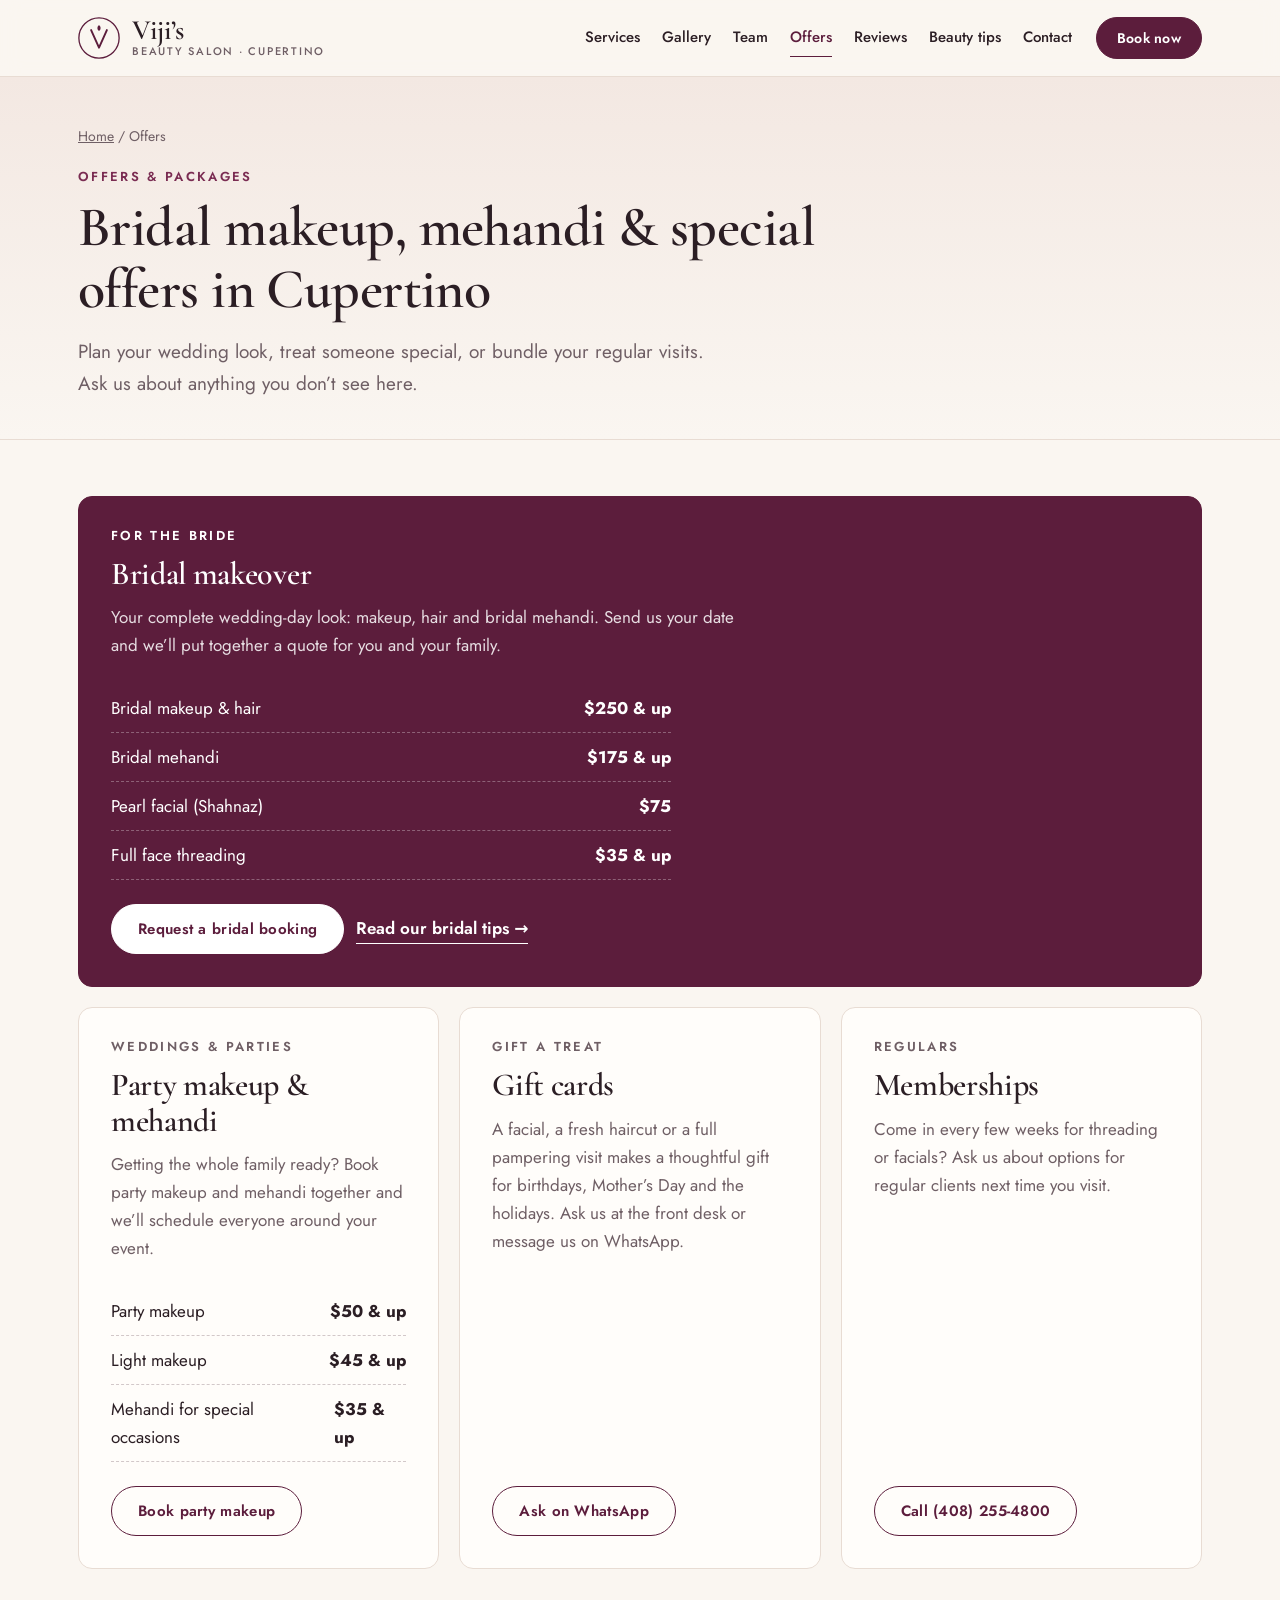
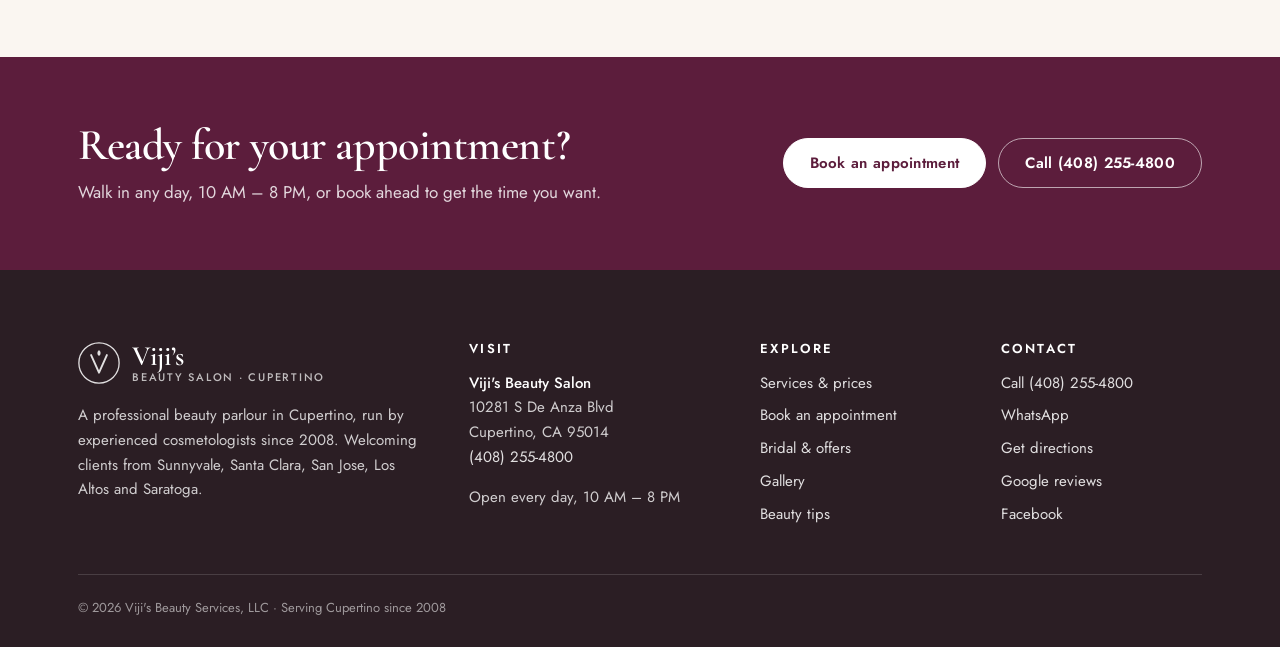
<file: offers/index.html>
<!DOCTYPE html>
<html lang="en">
<head>
<meta charset="utf-8"><meta name="viewport" content="width=device-width, initial-scale=1">
<title>Bridal &amp; Offers | Viji&#x27;s Beauty Salon Cupertino</title>
<meta name="description" content="Bridal makeup and hair from $250, bridal mehandi from $175 and party makeup from $50 in Cupertino. Plan your wedding-day look with Viji’s Beauty Salon.">
<meta name="robots" content="index, follow, max-image-preview:large">
<link rel="canonical" href="https://vijisbeautysalon.com/offers/">
<meta name="theme-color" content="#5c1d3c">
<link rel="icon" href="/assets/logo.svg" type="image/svg+xml"><link rel="apple-touch-icon" href="/assets/apple-touch-icon.png">
<meta property="og:type" content="website"><meta property="og:site_name" content="Viji&#x27;s Beauty Salon"><meta property="og:locale" content="en_US">
<meta property="og:title" content="Bridal &amp; Offers | Viji&#x27;s Beauty Salon Cupertino"><meta property="og:description" content="Bridal makeup and hair from $250, bridal mehandi from $175 and party makeup from $50 in Cupertino. Plan your wedding-day look with Viji’s Beauty Salon."><meta property="og:url" content="https://vijisbeautysalon.com/offers/">
<meta property="og:image" content="https://vijisbeautysalon.com/assets/photos/vijis-beauty-salon-cupertino-storefront.jpg"><meta property="og:image:alt" content="Viji&#x27;s Beauty Salon in Cupertino">
<meta name="twitter:card" content="summary_large_image"><meta name="twitter:title" content="Bridal &amp; Offers | Viji&#x27;s Beauty Salon Cupertino"><meta name="twitter:description" content="Bridal makeup and hair from $250, bridal mehandi from $175 and party makeup from $50 in Cupertino. Plan your wedding-day look with Viji’s Beauty Salon."><meta name="twitter:image" content="https://vijisbeautysalon.com/assets/photos/vijis-beauty-salon-cupertino-storefront.jpg">
<link rel="preconnect" href="https://fonts.googleapis.com"><link rel="preconnect" href="https://fonts.gstatic.com" crossorigin>
<link rel="stylesheet" href="https://fonts.googleapis.com/css2?family=Cormorant+Garamond:ital,wght@0,500;0,600;1,500&family=Jost:wght@400;500;600&display=swap">
<link rel="stylesheet" href="/styles.css?v=2">
<script type="application/ld+json">{"@context": "https://schema.org", "@type": "BeautySalon", "@id": "https://vijisbeautysalon.com/#salon", "name": "Viji's Beauty Salon", "legalName": "Viji's Beauty Services, LLC", "url": "https://vijisbeautysalon.com/", "telephone": "+14082554800", "image": ["https://vijisbeautysalon.com/assets/photos/vijis-beauty-salon-cupertino-storefront.jpg", "https://vijisbeautysalon.com/assets/photos/hair-wash-stations-vijis-beauty-salon-cupertino.jpg"], "logo": "https://vijisbeautysalon.com/assets/logo.svg", "description": "Beauty parlour in Cupertino since 2008: eyebrow threading, waxing, facials, haircuts and colour, henna, hot oil treatments and bridal makeup.", "foundingDate": "2008", "priceRange": "$", "address": {"@type": "PostalAddress", "streetAddress": "10281 S De Anza Blvd", "addressLocality": "Cupertino", "addressRegion": "CA", "postalCode": "95014", "addressCountry": "US"}, "geo": {"@type": "GeoCoordinates", "latitude": 37.3189059, "longitude": -122.0331293}, "hasMap": "https://maps.google.com/?cid=15528343878532684192", "sameAs": ["https://maps.google.com/?cid=15528343878532684192", "https://www.facebook.com/p/Vijis-Beauty-Salon-100072283463024/", "https://www.yelp.com/biz/vijis-beauty-salon-cupertino"], "areaServed": [{"@type": "City", "name": "Cupertino"}, {"@type": "City", "name": "Sunnyvale"}, {"@type": "City", "name": "Santa Clara"}, {"@type": "City", "name": "San Jose"}, {"@type": "City", "name": "Los Altos"}, {"@type": "City", "name": "Saratoga"}], "openingHoursSpecification": [{"@type": "OpeningHoursSpecification", "dayOfWeek": ["Monday", "Tuesday", "Wednesday", "Thursday", "Friday", "Saturday", "Sunday"], "opens": "10:00", "closes": "20:00"}], "paymentAccepted": "Credit card"}</script>
<script type="application/ld+json">{"@context": "https://schema.org", "@type": "BreadcrumbList", "itemListElement": [{"@type": "ListItem", "position": 1, "name": "Home", "item": "https://vijisbeautysalon.com/"}, {"@type": "ListItem", "position": 2, "name": "Offers", "item": "https://vijisbeautysalon.com/offers/"}]}</script>
</head>
<body>
<a class="skip" href="#main">Skip to content</a>
<header class="top"><div class="wrap top-in">
  <a class="brand" href="/" aria-label="Viji&#x27;s Beauty Salon, home"><svg class="logo-mark" viewBox="0 0 48 48" aria-hidden="true"><circle cx="24" cy="24" r="23" fill="none" stroke="currentColor" stroke-width="1.5"/><path d="M15 15l9 20 9-20" fill="none" stroke="currentColor" stroke-width="2.2" stroke-linecap="round" stroke-linejoin="round"/><path d="M24 9c2.5 2.2 2.5 4.8 0 7-2.5-2.2-2.5-4.8 0-7z" fill="currentColor"/></svg><span><span class="brand-name">Viji’s</span><span class="brand-sub">Beauty Salon · Cupertino</span></span></a>
  <nav class="nav" id="nav" aria-label="Main"><a href="/services/">Services</a><a href="/gallery/">Gallery</a><a href="/team/">Team</a><a href="/offers/" aria-current="page">Offers</a><a href="/reviews/">Reviews</a><a href="/blog/">Beauty tips</a><a href="/contact/">Contact</a></nav>
  <a class="btn btn-sm top-book" href="/booking/">Book now</a>
  <button class="menu" type="button" aria-controls="nav" aria-expanded="false" aria-label="Open menu"><span></span><span></span></button>
</div></header>
<main id="main">
<section class="phead"><div class="wrap">
  <nav class="crumbs" aria-label="Breadcrumb"><a href="/">Home</a> <span aria-hidden="true">/</span> <span aria-current="page">Offers</span></nav>
  <p class="eyebrow">Offers & packages</p><h1>Bridal makeup, mehandi &amp; special offers in Cupertino</h1><p class="lede">Plan your wedding look, treat someone special, or bundle your regular visits. Ask us about anything you don’t see here.</p>
</div></section>
<section class="sec sec-tight"><div class="wrap offers">
  <article class="offer offer-feature">
    <p class="eyebrow">For the bride</p><h2>Bridal makeover</h2>
    <p>Your complete wedding-day look: makeup, hair and bridal mehandi. Send us your date and we’ll put together a quote for you and your family.</p>
    <ul class="price-list"><li><span>Bridal makeup &amp; hair</span><strong>$250 & up</strong></li><li><span>Bridal mehandi</span><strong>$175 & up</strong></li><li><span>Pearl facial (Shahnaz)</span><strong>$75</strong></li><li><span>Full face threading</span><strong>$35 & up</strong></li></ul>
    <div class="actions"><a class="btn" href="/booking/?service=bridal-makeup-hair">Request a bridal booking</a><a class="link" href="/blog/bridal-makeup-tips/">Read our bridal tips →</a></div>
  </article>
  <article class="offer">
    <p class="eyebrow">Weddings &amp; parties</p><h2>Party makeup &amp; mehandi</h2>
    <p>Getting the whole family ready? Book party makeup and mehandi together and we’ll schedule everyone around your event.</p>
    <ul class="price-list"><li><span>Party makeup</span><strong>$50 & up</strong></li><li><span>Light makeup</span><strong>$45 & up</strong></li><li><span>Mehandi for special occasions</span><strong>$35 & up</strong></li></ul>
    <a class="btn btn-ghost" href="/booking/?service=party-makeup">Book party makeup</a>
  </article>
  <article class="offer">
    <p class="eyebrow">Gift a treat</p><h2>Gift cards</h2>
    <p>A facial, a fresh haircut or a full pampering visit makes a thoughtful gift for birthdays, Mother’s Day and the holidays. Ask us at the front desk or message us on WhatsApp.</p>
    <a class="btn btn-ghost" href="https://wa.me/14082554800" target="_blank" rel="noopener">Ask on WhatsApp</a>
  </article>
  <article class="offer">
    <p class="eyebrow">Regulars</p><h2>Memberships</h2>
    <p>Come in every few weeks for threading or facials? Ask us about options for regular clients next time you visit.</p>
    <a class="btn btn-ghost" href="tel:+14082554800">Call (408) 255-4800</a>
  </article>
</div></section>
<section class="band"><div class="wrap band-in">
  <div><h2>Ready for your appointment?</h2><p>Walk in any day, 10 AM – 8 PM, or book ahead to get the time you want.</p></div>
  <div class="actions"><a class="btn btn-light" href="/booking/">Book an appointment</a><a class="btn btn-ghost-light" href="tel:+14082554800">Call (408) 255-4800</a></div>
</div></section>
</main>
<footer class="foot"><div class="wrap">
  <div class="foot-grid">
    <div class="foot-about">
      <a class="brand brand-light" href="/"><svg class="logo-mark" viewBox="0 0 48 48" aria-hidden="true"><circle cx="24" cy="24" r="23" fill="none" stroke="currentColor" stroke-width="1.5"/><path d="M15 15l9 20 9-20" fill="none" stroke="currentColor" stroke-width="2.2" stroke-linecap="round" stroke-linejoin="round"/><path d="M24 9c2.5 2.2 2.5 4.8 0 7-2.5-2.2-2.5-4.8 0-7z" fill="currentColor"/></svg><span><span class="brand-name">Viji’s</span><span class="brand-sub">Beauty Salon · Cupertino</span></span></a>
      <p>A professional beauty parlour in Cupertino, run by experienced cosmetologists since 2008. Welcoming clients from Sunnyvale, Santa Clara, San Jose, Los Altos and Saratoga.</p>
    </div>
    <div>
      <h2>Visit</h2>
      <p><strong>Viji's Beauty Salon</strong><br><span>10281 S De Anza Blvd<br>Cupertino, CA 95014</span><br><a href="tel:+14082554800">(408) 255-4800</a></p>
      <p>Open every day, 10 AM – 8 PM</p>
    </div>
    <div>
      <h2>Explore</h2>
      <ul><li><a href="/services/">Services &amp; prices</a></li><li><a href="/booking/">Book an appointment</a></li><li><a href="/offers/">Bridal &amp; offers</a></li><li><a href="/gallery/">Gallery</a></li><li><a href="/blog/">Beauty tips</a></li></ul>
    </div>
    <div>
      <h2>Contact</h2>
      <ul><li><a href="tel:+14082554800">Call (408) 255-4800</a></li><li><a href="https://wa.me/14082554800" target="_blank" rel="noopener">WhatsApp</a></li><li><a href="https://www.google.com/maps/dir/?api=1&destination=Viji%27s+Beauty+Salon,+10281+S+De+Anza+Blvd,+Cupertino,+CA+95014" target="_blank" rel="noopener">Get directions</a></li><li><a href="https://maps.google.com/?cid=15528343878532684192" target="_blank" rel="noopener">Google reviews</a></li><li><a href="https://www.facebook.com/p/Vijis-Beauty-Salon-100072283463024/" target="_blank" rel="noopener">Facebook</a></li></ul>
    </div>
  </div>
  <p class="foot-base">© <span data-year>2026</span> Viji's Beauty Services, LLC · Serving Cupertino since 2008</p>
</div></footer>
<div class="dock" aria-label="Quick contact">
  <a href="tel:+14082554800"><svg viewBox="0 0 24 24" aria-hidden="true"><path d="M6.6 10.8a15.5 15.5 0 006.6 6.6l2.2-2.2a1 1 0 011-.25 11.4 11.4 0 003.6.57 1 1 0 011 1V20a1 1 0 01-1 1A17 17 0 013 4a1 1 0 011-1h3.5a1 1 0 011 1c0 1.25.2 2.45.57 3.57a1 1 0 01-.25 1z"/></svg>Call</a>
  <a href="https://wa.me/14082554800" target="_blank" rel="noopener"><svg viewBox="0 0 24 24" aria-hidden="true"><path d="M12 2a10 10 0 00-8.6 15.1L2 22l5-1.3A10 10 0 1012 2zm5.3 14.2c-.2.6-1.3 1.2-1.8 1.2-.5.1-1 .2-3.3-.7-2.8-1.1-4.6-4-4.7-4.2-.1-.2-1.1-1.5-1.1-2.9s.7-2 1-2.3c.3-.3.6-.3.8-.3h.6c.2 0 .4 0 .6.5l.9 2.1c.1.2.1.4 0 .5l-.4.6-.4.4c-.1.1-.3.3-.1.6.2.3.8 1.3 1.7 2.1 1.2 1 2.2 1.4 2.5 1.5.3.1.5.1.7-.1l.9-1.1c.2-.3.4-.2.7-.1l2 1c.3.1.5.2.5.3.1.1.1.6-.1 1.2z"/></svg>WhatsApp</a>
  <a class="dock-book" href="/booking/">Book now</a>
</div>
<script src="/site.js?v=4" defer></script>
</body>
</html>
</file>
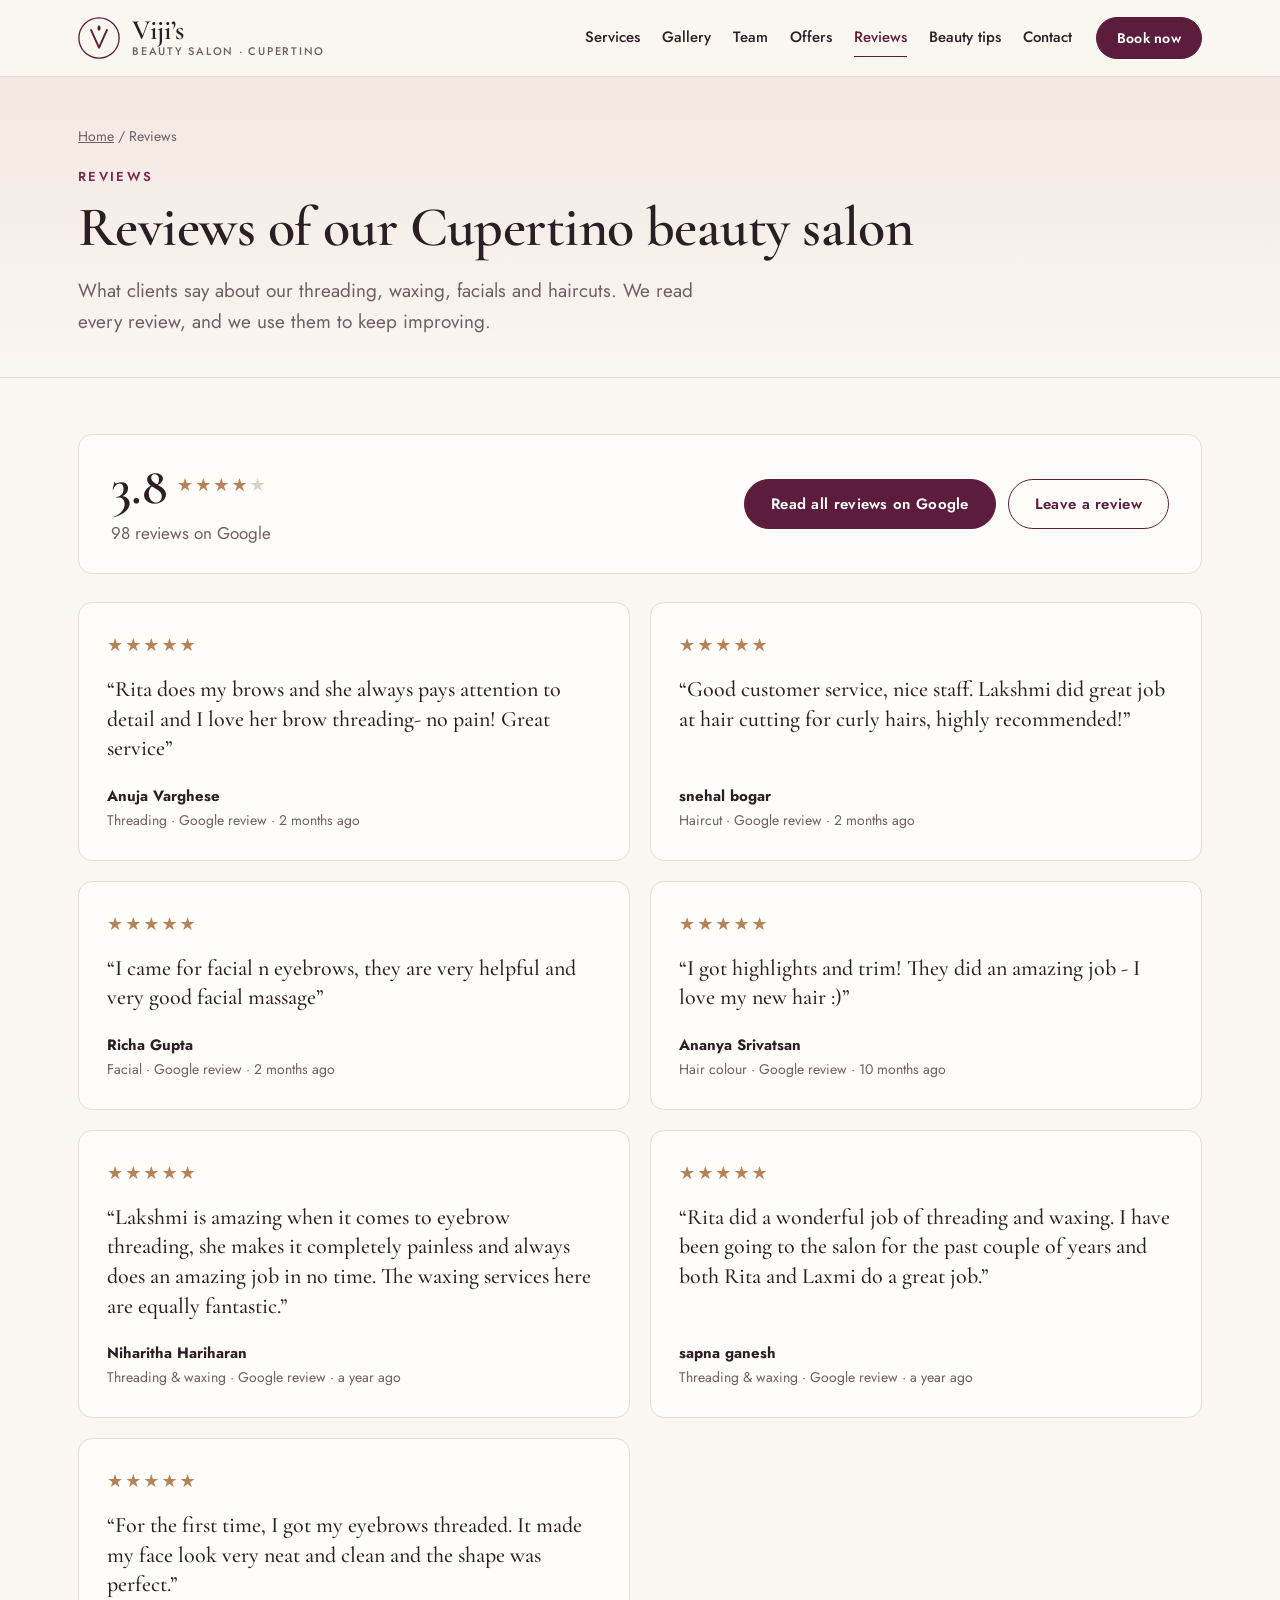
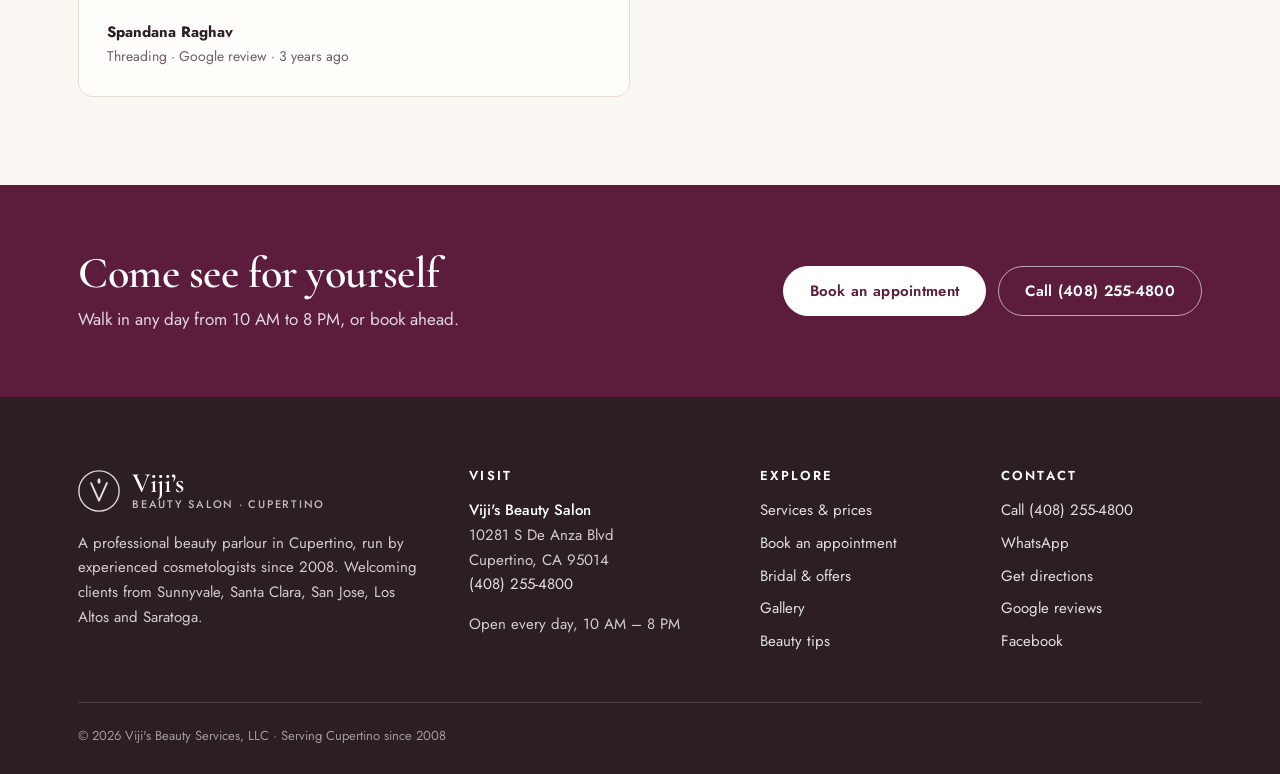
<file: reviews/index.html>
<!DOCTYPE html>
<html lang="en">
<head>
<meta charset="utf-8"><meta name="viewport" content="width=device-width, initial-scale=1">
<title>Reviews | Viji&#x27;s Beauty Salon Cupertino</title>
<meta name="description" content="Read Google reviews of Viji’s Beauty Salon in Cupertino: painless eyebrow threading, quick waxing, relaxing facials and curly-hair cuts. Share yours too.">
<meta name="robots" content="index, follow, max-image-preview:large">
<link rel="canonical" href="https://vijisbeautysalon.com/reviews/">
<meta name="theme-color" content="#5c1d3c">
<link rel="icon" href="/assets/logo.svg" type="image/svg+xml"><link rel="apple-touch-icon" href="/assets/apple-touch-icon.png">
<meta property="og:type" content="website"><meta property="og:site_name" content="Viji&#x27;s Beauty Salon"><meta property="og:locale" content="en_US">
<meta property="og:title" content="Reviews | Viji&#x27;s Beauty Salon Cupertino"><meta property="og:description" content="Read Google reviews of Viji’s Beauty Salon in Cupertino: painless eyebrow threading, quick waxing, relaxing facials and curly-hair cuts. Share yours too."><meta property="og:url" content="https://vijisbeautysalon.com/reviews/">
<meta property="og:image" content="https://vijisbeautysalon.com/assets/photos/vijis-beauty-salon-cupertino-storefront.jpg"><meta property="og:image:alt" content="Viji&#x27;s Beauty Salon in Cupertino">
<meta name="twitter:card" content="summary_large_image"><meta name="twitter:title" content="Reviews | Viji&#x27;s Beauty Salon Cupertino"><meta name="twitter:description" content="Read Google reviews of Viji’s Beauty Salon in Cupertino: painless eyebrow threading, quick waxing, relaxing facials and curly-hair cuts. Share yours too."><meta name="twitter:image" content="https://vijisbeautysalon.com/assets/photos/vijis-beauty-salon-cupertino-storefront.jpg">
<link rel="preconnect" href="https://fonts.googleapis.com"><link rel="preconnect" href="https://fonts.gstatic.com" crossorigin>
<link rel="stylesheet" href="https://fonts.googleapis.com/css2?family=Cormorant+Garamond:ital,wght@0,500;0,600;1,500&family=Jost:wght@400;500;600&display=swap">
<link rel="stylesheet" href="/styles.css?v=2">
<script type="application/ld+json">{"@context": "https://schema.org", "@type": "BeautySalon", "@id": "https://vijisbeautysalon.com/#salon", "name": "Viji's Beauty Salon", "legalName": "Viji's Beauty Services, LLC", "url": "https://vijisbeautysalon.com/", "telephone": "+14082554800", "image": ["https://vijisbeautysalon.com/assets/photos/vijis-beauty-salon-cupertino-storefront.jpg", "https://vijisbeautysalon.com/assets/photos/hair-wash-stations-vijis-beauty-salon-cupertino.jpg"], "logo": "https://vijisbeautysalon.com/assets/logo.svg", "description": "Beauty parlour in Cupertino since 2008: eyebrow threading, waxing, facials, haircuts and colour, henna, hot oil treatments and bridal makeup.", "foundingDate": "2008", "priceRange": "$", "address": {"@type": "PostalAddress", "streetAddress": "10281 S De Anza Blvd", "addressLocality": "Cupertino", "addressRegion": "CA", "postalCode": "95014", "addressCountry": "US"}, "geo": {"@type": "GeoCoordinates", "latitude": 37.3189059, "longitude": -122.0331293}, "hasMap": "https://maps.google.com/?cid=15528343878532684192", "sameAs": ["https://maps.google.com/?cid=15528343878532684192", "https://www.facebook.com/p/Vijis-Beauty-Salon-100072283463024/", "https://www.yelp.com/biz/vijis-beauty-salon-cupertino"], "areaServed": [{"@type": "City", "name": "Cupertino"}, {"@type": "City", "name": "Sunnyvale"}, {"@type": "City", "name": "Santa Clara"}, {"@type": "City", "name": "San Jose"}, {"@type": "City", "name": "Los Altos"}, {"@type": "City", "name": "Saratoga"}], "openingHoursSpecification": [{"@type": "OpeningHoursSpecification", "dayOfWeek": ["Monday", "Tuesday", "Wednesday", "Thursday", "Friday", "Saturday", "Sunday"], "opens": "10:00", "closes": "20:00"}], "paymentAccepted": "Credit card"}</script>
<script type="application/ld+json">{"@context": "https://schema.org", "@type": "BreadcrumbList", "itemListElement": [{"@type": "ListItem", "position": 1, "name": "Home", "item": "https://vijisbeautysalon.com/"}, {"@type": "ListItem", "position": 2, "name": "Reviews", "item": "https://vijisbeautysalon.com/reviews/"}]}</script>
</head>
<body>
<a class="skip" href="#main">Skip to content</a>
<header class="top"><div class="wrap top-in">
  <a class="brand" href="/" aria-label="Viji&#x27;s Beauty Salon, home"><svg class="logo-mark" viewBox="0 0 48 48" aria-hidden="true"><circle cx="24" cy="24" r="23" fill="none" stroke="currentColor" stroke-width="1.5"/><path d="M15 15l9 20 9-20" fill="none" stroke="currentColor" stroke-width="2.2" stroke-linecap="round" stroke-linejoin="round"/><path d="M24 9c2.5 2.2 2.5 4.8 0 7-2.5-2.2-2.5-4.8 0-7z" fill="currentColor"/></svg><span><span class="brand-name">Viji’s</span><span class="brand-sub">Beauty Salon · Cupertino</span></span></a>
  <nav class="nav" id="nav" aria-label="Main"><a href="/services/">Services</a><a href="/gallery/">Gallery</a><a href="/team/">Team</a><a href="/offers/">Offers</a><a href="/reviews/" aria-current="page">Reviews</a><a href="/blog/">Beauty tips</a><a href="/contact/">Contact</a></nav>
  <a class="btn btn-sm top-book" href="/booking/">Book now</a>
  <button class="menu" type="button" aria-controls="nav" aria-expanded="false" aria-label="Open menu"><span></span><span></span></button>
</div></header>
<main id="main">
<section class="phead"><div class="wrap">
  <nav class="crumbs" aria-label="Breadcrumb"><a href="/">Home</a> <span aria-hidden="true">/</span> <span aria-current="page">Reviews</span></nav>
  <p class="eyebrow">Reviews</p><h1>Reviews of our Cupertino beauty salon</h1><p class="lede">What clients say about our threading, waxing, facials and haircuts. We read every review, and we use them to keep improving.</p>
</div></section>
<section class="sec sec-tight"><div class="wrap">
  <div class="rating-bar">
    <div><span class="rating-num">3.8</span><span class="stars" role="img" aria-label="4 out of 5 stars">★★★★<span class="stars-off">★</span></span><p>98 reviews on Google</p></div>
    <div class="actions"><a class="btn" href="https://maps.google.com/?cid=15528343878532684192" target="_blank" rel="noopener">Read all reviews on Google</a><a class="btn btn-ghost" href="https://maps.google.com/?cid=15528343878532684192" target="_blank" rel="noopener">Leave a review</a></div>
  </div>
  <div class="reviews reviews-all"><figure class="review"><span class="stars" role="img" aria-label="5 out of 5 stars">★★★★★<span class="stars-off"></span></span><blockquote>“Rita does my brows and she always pays attention to detail and I love her brow threading- no pain! Great service”</blockquote><figcaption><strong>Anuja Varghese</strong><span>Threading · Google review · 2 months ago</span></figcaption></figure><figure class="review"><span class="stars" role="img" aria-label="5 out of 5 stars">★★★★★<span class="stars-off"></span></span><blockquote>“Good customer service, nice staff. Lakshmi did great job at hair cutting for curly hairs, highly recommended!”</blockquote><figcaption><strong>snehal bogar</strong><span>Haircut · Google review · 2 months ago</span></figcaption></figure><figure class="review"><span class="stars" role="img" aria-label="5 out of 5 stars">★★★★★<span class="stars-off"></span></span><blockquote>“I came for facial n eyebrows, they are very helpful and very good facial massage”</blockquote><figcaption><strong>Richa Gupta</strong><span>Facial · Google review · 2 months ago</span></figcaption></figure><figure class="review"><span class="stars" role="img" aria-label="5 out of 5 stars">★★★★★<span class="stars-off"></span></span><blockquote>“I got highlights and trim! They did an amazing job - I love my new hair :)”</blockquote><figcaption><strong>Ananya Srivatsan</strong><span>Hair colour · Google review · 10 months ago</span></figcaption></figure><figure class="review"><span class="stars" role="img" aria-label="5 out of 5 stars">★★★★★<span class="stars-off"></span></span><blockquote>“Lakshmi is amazing when it comes to eyebrow threading, she makes it completely painless and always does an amazing job in no time. The waxing services here are equally fantastic.”</blockquote><figcaption><strong>Niharitha Hariharan</strong><span>Threading &amp; waxing · Google review · a year ago</span></figcaption></figure><figure class="review"><span class="stars" role="img" aria-label="5 out of 5 stars">★★★★★<span class="stars-off"></span></span><blockquote>“Rita did a wonderful job of threading and waxing. I have been going to the salon for the past couple of years and both Rita and Laxmi do a great job.”</blockquote><figcaption><strong>sapna ganesh</strong><span>Threading &amp; waxing · Google review · a year ago</span></figcaption></figure><figure class="review"><span class="stars" role="img" aria-label="5 out of 5 stars">★★★★★<span class="stars-off"></span></span><blockquote>“For the first time, I got my eyebrows threaded. It made my face look very neat and clean and the shape was perfect.”</blockquote><figcaption><strong>Spandana Raghav</strong><span>Threading · Google review · 3 years ago</span></figcaption></figure></div>
</div></section>
<section class="band"><div class="wrap band-in">
  <div><h2>Come see for yourself</h2><p>Walk in any day from 10 AM to 8 PM, or book ahead.</p></div>
  <div class="actions"><a class="btn btn-light" href="/booking/">Book an appointment</a><a class="btn btn-ghost-light" href="tel:+14082554800">Call (408) 255-4800</a></div>
</div></section>
</main>
<footer class="foot"><div class="wrap">
  <div class="foot-grid">
    <div class="foot-about">
      <a class="brand brand-light" href="/"><svg class="logo-mark" viewBox="0 0 48 48" aria-hidden="true"><circle cx="24" cy="24" r="23" fill="none" stroke="currentColor" stroke-width="1.5"/><path d="M15 15l9 20 9-20" fill="none" stroke="currentColor" stroke-width="2.2" stroke-linecap="round" stroke-linejoin="round"/><path d="M24 9c2.5 2.2 2.5 4.8 0 7-2.5-2.2-2.5-4.8 0-7z" fill="currentColor"/></svg><span><span class="brand-name">Viji’s</span><span class="brand-sub">Beauty Salon · Cupertino</span></span></a>
      <p>A professional beauty parlour in Cupertino, run by experienced cosmetologists since 2008. Welcoming clients from Sunnyvale, Santa Clara, San Jose, Los Altos and Saratoga.</p>
    </div>
    <div>
      <h2>Visit</h2>
      <p><strong>Viji's Beauty Salon</strong><br><span>10281 S De Anza Blvd<br>Cupertino, CA 95014</span><br><a href="tel:+14082554800">(408) 255-4800</a></p>
      <p>Open every day, 10 AM – 8 PM</p>
    </div>
    <div>
      <h2>Explore</h2>
      <ul><li><a href="/services/">Services &amp; prices</a></li><li><a href="/booking/">Book an appointment</a></li><li><a href="/offers/">Bridal &amp; offers</a></li><li><a href="/gallery/">Gallery</a></li><li><a href="/blog/">Beauty tips</a></li></ul>
    </div>
    <div>
      <h2>Contact</h2>
      <ul><li><a href="tel:+14082554800">Call (408) 255-4800</a></li><li><a href="https://wa.me/14082554800" target="_blank" rel="noopener">WhatsApp</a></li><li><a href="https://www.google.com/maps/dir/?api=1&destination=Viji%27s+Beauty+Salon,+10281+S+De+Anza+Blvd,+Cupertino,+CA+95014" target="_blank" rel="noopener">Get directions</a></li><li><a href="https://maps.google.com/?cid=15528343878532684192" target="_blank" rel="noopener">Google reviews</a></li><li><a href="https://www.facebook.com/p/Vijis-Beauty-Salon-100072283463024/" target="_blank" rel="noopener">Facebook</a></li></ul>
    </div>
  </div>
  <p class="foot-base">© <span data-year>2026</span> Viji's Beauty Services, LLC · Serving Cupertino since 2008</p>
</div></footer>
<div class="dock" aria-label="Quick contact">
  <a href="tel:+14082554800"><svg viewBox="0 0 24 24" aria-hidden="true"><path d="M6.6 10.8a15.5 15.5 0 006.6 6.6l2.2-2.2a1 1 0 011-.25 11.4 11.4 0 003.6.57 1 1 0 011 1V20a1 1 0 01-1 1A17 17 0 013 4a1 1 0 011-1h3.5a1 1 0 011 1c0 1.25.2 2.45.57 3.57a1 1 0 01-.25 1z"/></svg>Call</a>
  <a href="https://wa.me/14082554800" target="_blank" rel="noopener"><svg viewBox="0 0 24 24" aria-hidden="true"><path d="M12 2a10 10 0 00-8.6 15.1L2 22l5-1.3A10 10 0 1012 2zm5.3 14.2c-.2.6-1.3 1.2-1.8 1.2-.5.1-1 .2-3.3-.7-2.8-1.1-4.6-4-4.7-4.2-.1-.2-1.1-1.5-1.1-2.9s.7-2 1-2.3c.3-.3.6-.3.8-.3h.6c.2 0 .4 0 .6.5l.9 2.1c.1.2.1.4 0 .5l-.4.6-.4.4c-.1.1-.3.3-.1.6.2.3.8 1.3 1.7 2.1 1.2 1 2.2 1.4 2.5 1.5.3.1.5.1.7-.1l.9-1.1c.2-.3.4-.2.7-.1l2 1c.3.1.5.2.5.3.1.1.1.6-.1 1.2z"/></svg>WhatsApp</a>
  <a class="dock-book" href="/booking/">Book now</a>
</div>
<script src="/site.js?v=4" defer></script>
</body>
</html>
</file>
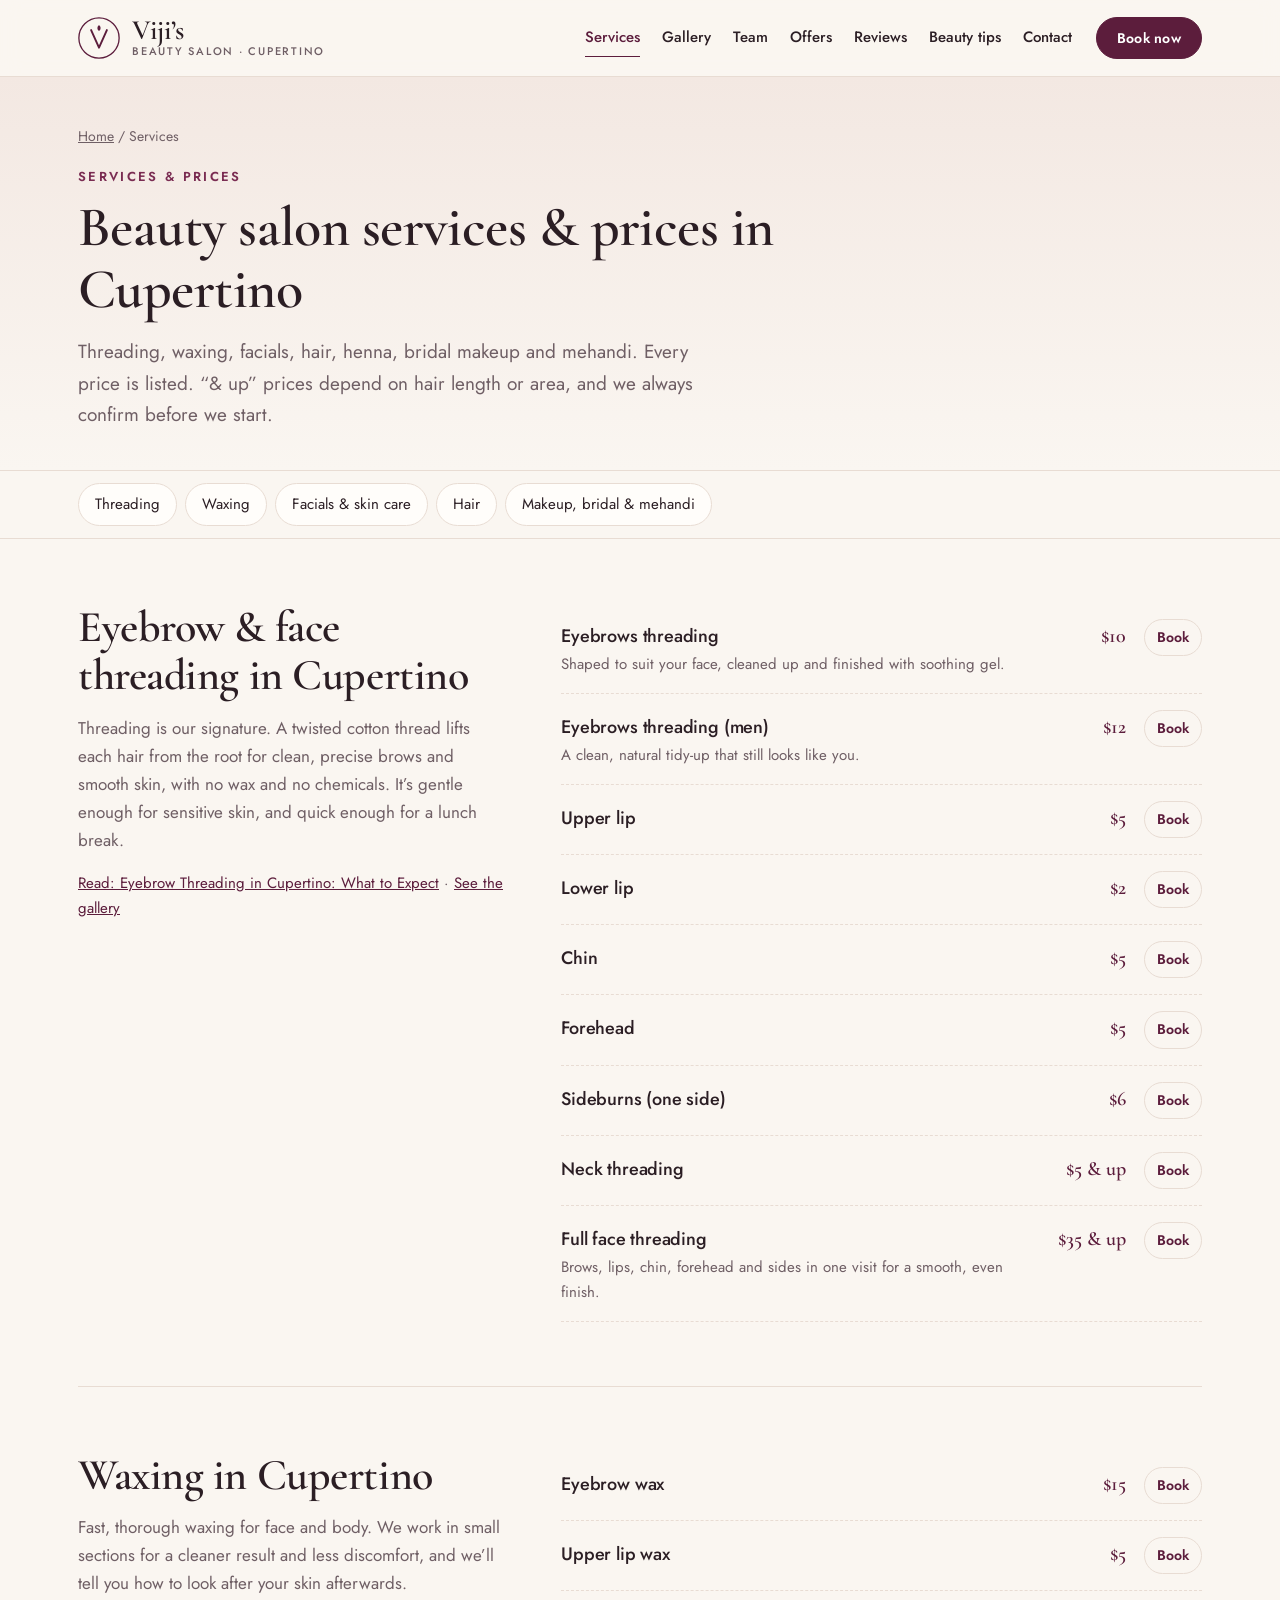
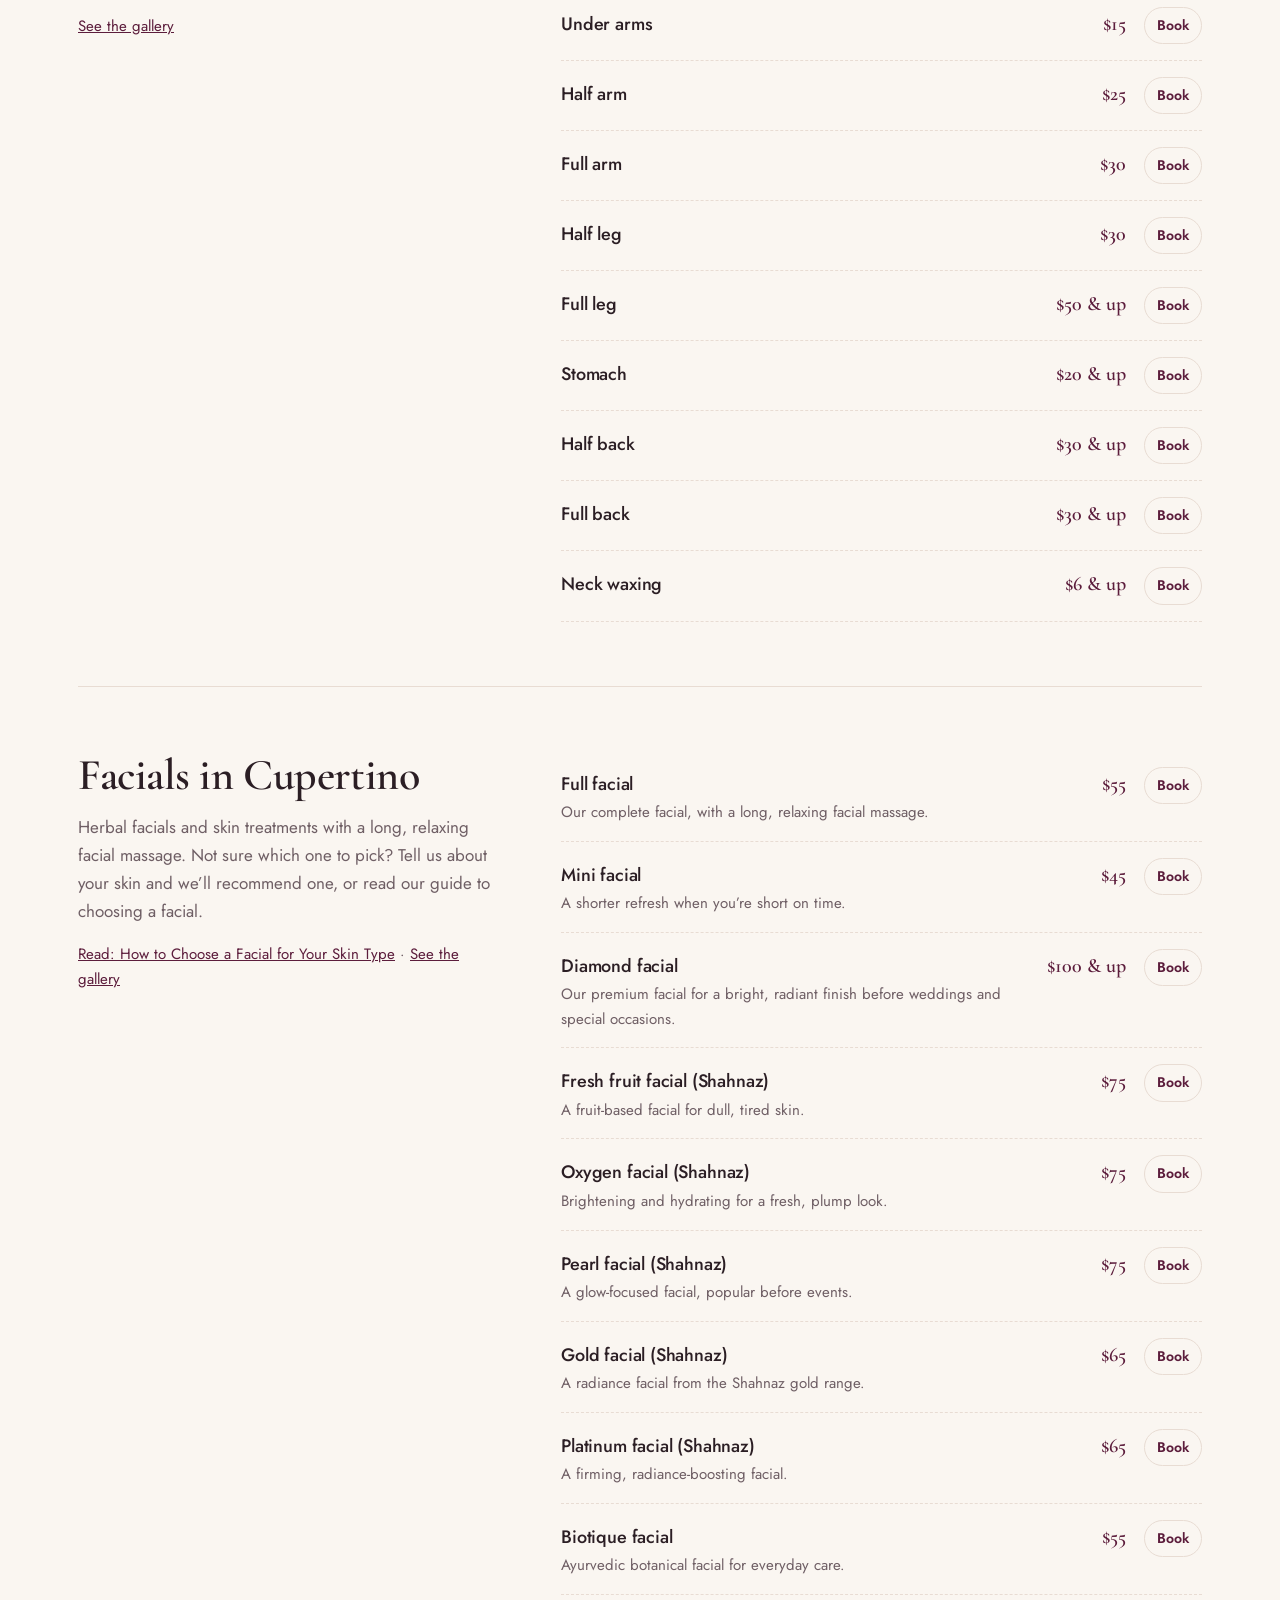
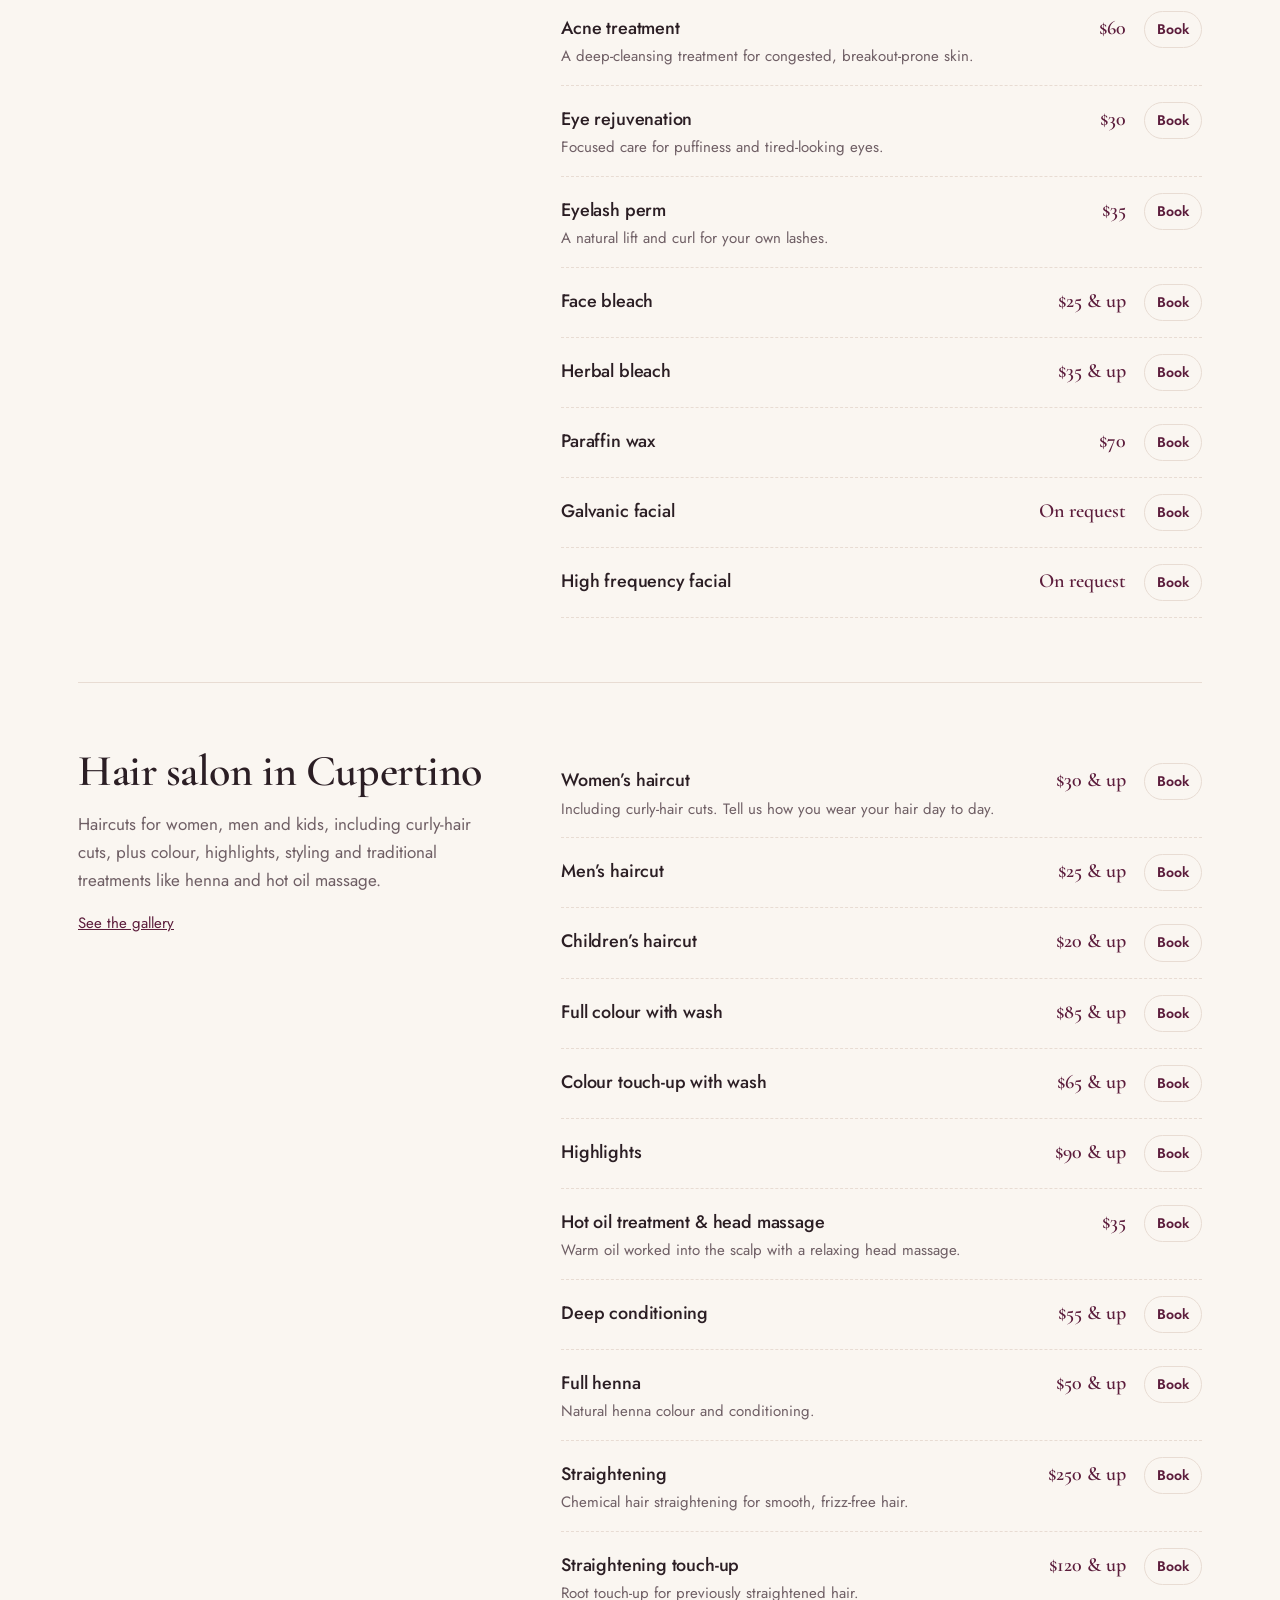
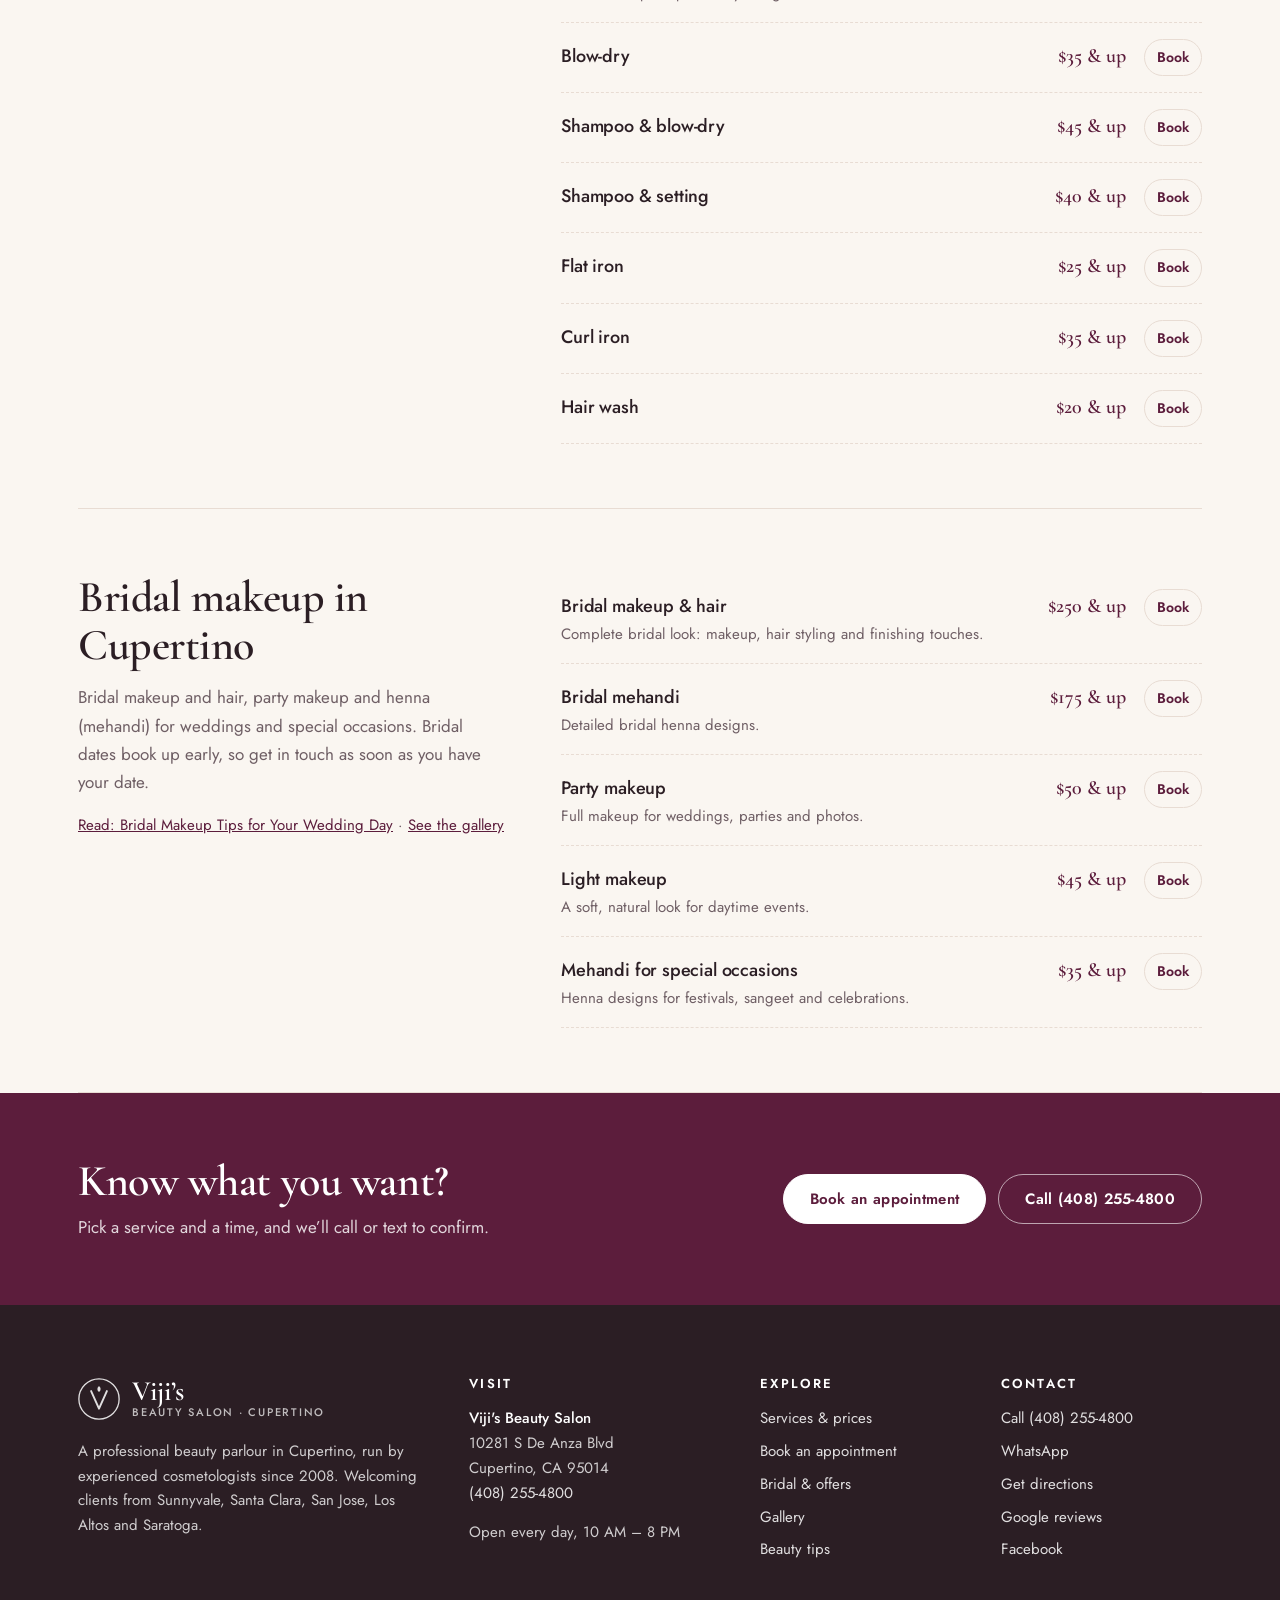
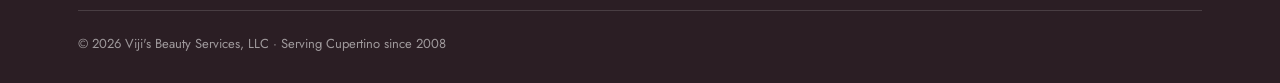
<file: services/index.html>
<!DOCTYPE html>
<html lang="en">
<head>
<meta charset="utf-8"><meta name="viewport" content="width=device-width, initial-scale=1">
<title>Services &amp; Prices | Viji&#x27;s Beauty Salon Cupertino</title>
<meta name="description" content="Prices for eyebrow threading ($10), waxing, facials, haircuts, hair colour, henna and bridal makeup at Viji’s Beauty Salon in Cupertino, CA. Book online today.">
<meta name="robots" content="index, follow, max-image-preview:large">
<link rel="canonical" href="https://vijisbeautysalon.com/services/">
<meta name="theme-color" content="#5c1d3c">
<link rel="icon" href="/assets/logo.svg" type="image/svg+xml"><link rel="apple-touch-icon" href="/assets/apple-touch-icon.png">
<meta property="og:type" content="website"><meta property="og:site_name" content="Viji&#x27;s Beauty Salon"><meta property="og:locale" content="en_US">
<meta property="og:title" content="Services &amp; Prices | Viji&#x27;s Beauty Salon Cupertino"><meta property="og:description" content="Prices for eyebrow threading ($10), waxing, facials, haircuts, hair colour, henna and bridal makeup at Viji’s Beauty Salon in Cupertino, CA. Book online today."><meta property="og:url" content="https://vijisbeautysalon.com/services/">
<meta property="og:image" content="https://vijisbeautysalon.com/assets/photos/vijis-beauty-salon-cupertino-storefront.jpg"><meta property="og:image:alt" content="Viji&#x27;s Beauty Salon in Cupertino">
<meta name="twitter:card" content="summary_large_image"><meta name="twitter:title" content="Services &amp; Prices | Viji&#x27;s Beauty Salon Cupertino"><meta name="twitter:description" content="Prices for eyebrow threading ($10), waxing, facials, haircuts, hair colour, henna and bridal makeup at Viji’s Beauty Salon in Cupertino, CA. Book online today."><meta name="twitter:image" content="https://vijisbeautysalon.com/assets/photos/vijis-beauty-salon-cupertino-storefront.jpg">
<link rel="preconnect" href="https://fonts.googleapis.com"><link rel="preconnect" href="https://fonts.gstatic.com" crossorigin>
<link rel="stylesheet" href="https://fonts.googleapis.com/css2?family=Cormorant+Garamond:ital,wght@0,500;0,600;1,500&family=Jost:wght@400;500;600&display=swap">
<link rel="stylesheet" href="/styles.css?v=2">
<script type="application/ld+json">{"@context": "https://schema.org", "@type": "BeautySalon", "@id": "https://vijisbeautysalon.com/#salon", "name": "Viji's Beauty Salon", "legalName": "Viji's Beauty Services, LLC", "url": "https://vijisbeautysalon.com/", "telephone": "+14082554800", "image": ["https://vijisbeautysalon.com/assets/photos/vijis-beauty-salon-cupertino-storefront.jpg", "https://vijisbeautysalon.com/assets/photos/hair-wash-stations-vijis-beauty-salon-cupertino.jpg"], "logo": "https://vijisbeautysalon.com/assets/logo.svg", "description": "Beauty parlour in Cupertino since 2008: eyebrow threading, waxing, facials, haircuts and colour, henna, hot oil treatments and bridal makeup.", "foundingDate": "2008", "priceRange": "$", "address": {"@type": "PostalAddress", "streetAddress": "10281 S De Anza Blvd", "addressLocality": "Cupertino", "addressRegion": "CA", "postalCode": "95014", "addressCountry": "US"}, "geo": {"@type": "GeoCoordinates", "latitude": 37.3189059, "longitude": -122.0331293}, "hasMap": "https://maps.google.com/?cid=15528343878532684192", "sameAs": ["https://maps.google.com/?cid=15528343878532684192", "https://www.facebook.com/p/Vijis-Beauty-Salon-100072283463024/", "https://www.yelp.com/biz/vijis-beauty-salon-cupertino"], "areaServed": [{"@type": "City", "name": "Cupertino"}, {"@type": "City", "name": "Sunnyvale"}, {"@type": "City", "name": "Santa Clara"}, {"@type": "City", "name": "San Jose"}, {"@type": "City", "name": "Los Altos"}, {"@type": "City", "name": "Saratoga"}], "openingHoursSpecification": [{"@type": "OpeningHoursSpecification", "dayOfWeek": ["Monday", "Tuesday", "Wednesday", "Thursday", "Friday", "Saturday", "Sunday"], "opens": "10:00", "closes": "20:00"}], "paymentAccepted": "Credit card"}</script>
<script type="application/ld+json">{"@context": "https://schema.org", "@type": "BreadcrumbList", "itemListElement": [{"@type": "ListItem", "position": 1, "name": "Home", "item": "https://vijisbeautysalon.com/"}, {"@type": "ListItem", "position": 2, "name": "Services", "item": "https://vijisbeautysalon.com/services/"}]}</script>
<script type="application/ld+json">{"@context": "https://schema.org", "@type": "ItemList", "name": "Services at Viji's Beauty Salon", "itemListElement": [{"@type": "ListItem", "position": 1, "item": {"@type": "Service", "name": "Eyebrows threading in Cupertino", "serviceType": "Eyebrows threading", "category": "Threading", "provider": {"@id": "https://vijisbeautysalon.com/#salon"}, "areaServed": {"@type": "City", "name": "Cupertino"}, "url": "https://vijisbeautysalon.com/services/#eyebrows-threading", "offers": {"@type": "Offer", "price": 10, "priceCurrency": "USD"}, "description": "Shaped to suit your face, cleaned up and finished with soothing gel."}}, {"@type": "ListItem", "position": 2, "item": {"@type": "Service", "name": "Eyebrows threading (men) in Cupertino", "serviceType": "Eyebrows threading (men)", "category": "Threading", "provider": {"@id": "https://vijisbeautysalon.com/#salon"}, "areaServed": {"@type": "City", "name": "Cupertino"}, "url": "https://vijisbeautysalon.com/services/#eyebrows-threading-men", "offers": {"@type": "Offer", "price": 12, "priceCurrency": "USD"}, "description": "A clean, natural tidy-up that still looks like you."}}, {"@type": "ListItem", "position": 3, "item": {"@type": "Service", "name": "Upper lip in Cupertino", "serviceType": "Upper lip", "category": "Threading", "provider": {"@id": "https://vijisbeautysalon.com/#salon"}, "areaServed": {"@type": "City", "name": "Cupertino"}, "url": "https://vijisbeautysalon.com/services/#upper-lip", "offers": {"@type": "Offer", "price": 5, "priceCurrency": "USD"}}}, {"@type": "ListItem", "position": 4, "item": {"@type": "Service", "name": "Lower lip in Cupertino", "serviceType": "Lower lip", "category": "Threading", "provider": {"@id": "https://vijisbeautysalon.com/#salon"}, "areaServed": {"@type": "City", "name": "Cupertino"}, "url": "https://vijisbeautysalon.com/services/#lower-lip", "offers": {"@type": "Offer", "price": 2, "priceCurrency": "USD"}}}, {"@type": "ListItem", "position": 5, "item": {"@type": "Service", "name": "Chin in Cupertino", "serviceType": "Chin", "category": "Threading", "provider": {"@id": "https://vijisbeautysalon.com/#salon"}, "areaServed": {"@type": "City", "name": "Cupertino"}, "url": "https://vijisbeautysalon.com/services/#chin", "offers": {"@type": "Offer", "price": 5, "priceCurrency": "USD"}}}, {"@type": "ListItem", "position": 6, "item": {"@type": "Service", "name": "Forehead in Cupertino", "serviceType": "Forehead", "category": "Threading", "provider": {"@id": "https://vijisbeautysalon.com/#salon"}, "areaServed": {"@type": "City", "name": "Cupertino"}, "url": "https://vijisbeautysalon.com/services/#forehead", "offers": {"@type": "Offer", "price": 5, "priceCurrency": "USD"}}}, {"@type": "ListItem", "position": 7, "item": {"@type": "Service", "name": "Sideburns (one side) in Cupertino", "serviceType": "Sideburns (one side)", "category": "Threading", "provider": {"@id": "https://vijisbeautysalon.com/#salon"}, "areaServed": {"@type": "City", "name": "Cupertino"}, "url": "https://vijisbeautysalon.com/services/#sideburns-one-side", "offers": {"@type": "Offer", "price": 6, "priceCurrency": "USD"}}}, {"@type": "ListItem", "position": 8, "item": {"@type": "Service", "name": "Neck threading in Cupertino", "serviceType": "Neck threading", "category": "Threading", "provider": {"@id": "https://vijisbeautysalon.com/#salon"}, "areaServed": {"@type": "City", "name": "Cupertino"}, "url": "https://vijisbeautysalon.com/services/#neck-threading", "offers": {"@type": "Offer", "priceSpecification": {"@type": "PriceSpecification", "minPrice": 5, "priceCurrency": "USD"}}}}, {"@type": "ListItem", "position": 9, "item": {"@type": "Service", "name": "Full face threading in Cupertino", "serviceType": "Full face threading", "category": "Threading", "provider": {"@id": "https://vijisbeautysalon.com/#salon"}, "areaServed": {"@type": "City", "name": "Cupertino"}, "url": "https://vijisbeautysalon.com/services/#full-face-threading", "offers": {"@type": "Offer", "priceSpecification": {"@type": "PriceSpecification", "minPrice": 35, "priceCurrency": "USD"}}, "description": "Brows, lips, chin, forehead and sides in one visit for a smooth, even finish."}}, {"@type": "ListItem", "position": 10, "item": {"@type": "Service", "name": "Eyebrow wax in Cupertino", "serviceType": "Eyebrow wax", "category": "Waxing", "provider": {"@id": "https://vijisbeautysalon.com/#salon"}, "areaServed": {"@type": "City", "name": "Cupertino"}, "url": "https://vijisbeautysalon.com/services/#eyebrow-wax", "offers": {"@type": "Offer", "price": 15, "priceCurrency": "USD"}}}, {"@type": "ListItem", "position": 11, "item": {"@type": "Service", "name": "Upper lip wax in Cupertino", "serviceType": "Upper lip wax", "category": "Waxing", "provider": {"@id": "https://vijisbeautysalon.com/#salon"}, "areaServed": {"@type": "City", "name": "Cupertino"}, "url": "https://vijisbeautysalon.com/services/#upper-lip-wax", "offers": {"@type": "Offer", "price": 5, "priceCurrency": "USD"}}}, {"@type": "ListItem", "position": 12, "item": {"@type": "Service", "name": "Under arms in Cupertino", "serviceType": "Under arms", "category": "Waxing", "provider": {"@id": "https://vijisbeautysalon.com/#salon"}, "areaServed": {"@type": "City", "name": "Cupertino"}, "url": "https://vijisbeautysalon.com/services/#under-arms", "offers": {"@type": "Offer", "price": 15, "priceCurrency": "USD"}}}, {"@type": "ListItem", "position": 13, "item": {"@type": "Service", "name": "Half arm in Cupertino", "serviceType": "Half arm", "category": "Waxing", "provider": {"@id": "https://vijisbeautysalon.com/#salon"}, "areaServed": {"@type": "City", "name": "Cupertino"}, "url": "https://vijisbeautysalon.com/services/#half-arm", "offers": {"@type": "Offer", "price": 25, "priceCurrency": "USD"}}}, {"@type": "ListItem", "position": 14, "item": {"@type": "Service", "name": "Full arm in Cupertino", "serviceType": "Full arm", "category": "Waxing", "provider": {"@id": "https://vijisbeautysalon.com/#salon"}, "areaServed": {"@type": "City", "name": "Cupertino"}, "url": "https://vijisbeautysalon.com/services/#full-arm", "offers": {"@type": "Offer", "price": 30, "priceCurrency": "USD"}}}, {"@type": "ListItem", "position": 15, "item": {"@type": "Service", "name": "Half leg in Cupertino", "serviceType": "Half leg", "category": "Waxing", "provider": {"@id": "https://vijisbeautysalon.com/#salon"}, "areaServed": {"@type": "City", "name": "Cupertino"}, "url": "https://vijisbeautysalon.com/services/#half-leg", "offers": {"@type": "Offer", "price": 30, "priceCurrency": "USD"}}}, {"@type": "ListItem", "position": 16, "item": {"@type": "Service", "name": "Full leg in Cupertino", "serviceType": "Full leg", "category": "Waxing", "provider": {"@id": "https://vijisbeautysalon.com/#salon"}, "areaServed": {"@type": "City", "name": "Cupertino"}, "url": "https://vijisbeautysalon.com/services/#full-leg", "offers": {"@type": "Offer", "priceSpecification": {"@type": "PriceSpecification", "minPrice": 50, "priceCurrency": "USD"}}}}, {"@type": "ListItem", "position": 17, "item": {"@type": "Service", "name": "Stomach in Cupertino", "serviceType": "Stomach", "category": "Waxing", "provider": {"@id": "https://vijisbeautysalon.com/#salon"}, "areaServed": {"@type": "City", "name": "Cupertino"}, "url": "https://vijisbeautysalon.com/services/#stomach", "offers": {"@type": "Offer", "priceSpecification": {"@type": "PriceSpecification", "minPrice": 20, "priceCurrency": "USD"}}}}, {"@type": "ListItem", "position": 18, "item": {"@type": "Service", "name": "Half back in Cupertino", "serviceType": "Half back", "category": "Waxing", "provider": {"@id": "https://vijisbeautysalon.com/#salon"}, "areaServed": {"@type": "City", "name": "Cupertino"}, "url": "https://vijisbeautysalon.com/services/#half-back", "offers": {"@type": "Offer", "priceSpecification": {"@type": "PriceSpecification", "minPrice": 30, "priceCurrency": "USD"}}}}, {"@type": "ListItem", "position": 19, "item": {"@type": "Service", "name": "Full back in Cupertino", "serviceType": "Full back", "category": "Waxing", "provider": {"@id": "https://vijisbeautysalon.com/#salon"}, "areaServed": {"@type": "City", "name": "Cupertino"}, "url": "https://vijisbeautysalon.com/services/#full-back", "offers": {"@type": "Offer", "priceSpecification": {"@type": "PriceSpecification", "minPrice": 30, "priceCurrency": "USD"}}}}, {"@type": "ListItem", "position": 20, "item": {"@type": "Service", "name": "Neck waxing in Cupertino", "serviceType": "Neck waxing", "category": "Waxing", "provider": {"@id": "https://vijisbeautysalon.com/#salon"}, "areaServed": {"@type": "City", "name": "Cupertino"}, "url": "https://vijisbeautysalon.com/services/#neck-waxing", "offers": {"@type": "Offer", "priceSpecification": {"@type": "PriceSpecification", "minPrice": 6, "priceCurrency": "USD"}}}}, {"@type": "ListItem", "position": 21, "item": {"@type": "Service", "name": "Full facial in Cupertino", "serviceType": "Full facial", "category": "Facials & skin care", "provider": {"@id": "https://vijisbeautysalon.com/#salon"}, "areaServed": {"@type": "City", "name": "Cupertino"}, "url": "https://vijisbeautysalon.com/services/#full-facial", "offers": {"@type": "Offer", "price": 55, "priceCurrency": "USD"}, "description": "Our complete facial, with a long, relaxing facial massage."}}, {"@type": "ListItem", "position": 22, "item": {"@type": "Service", "name": "Mini facial in Cupertino", "serviceType": "Mini facial", "category": "Facials & skin care", "provider": {"@id": "https://vijisbeautysalon.com/#salon"}, "areaServed": {"@type": "City", "name": "Cupertino"}, "url": "https://vijisbeautysalon.com/services/#mini-facial", "offers": {"@type": "Offer", "price": 45, "priceCurrency": "USD"}, "description": "A shorter refresh when you’re short on time."}}, {"@type": "ListItem", "position": 23, "item": {"@type": "Service", "name": "Diamond facial in Cupertino", "serviceType": "Diamond facial", "category": "Facials & skin care", "provider": {"@id": "https://vijisbeautysalon.com/#salon"}, "areaServed": {"@type": "City", "name": "Cupertino"}, "url": "https://vijisbeautysalon.com/services/#diamond-facial", "offers": {"@type": "Offer", "priceSpecification": {"@type": "PriceSpecification", "minPrice": 100, "priceCurrency": "USD"}}, "description": "Our premium facial for a bright, radiant finish before weddings and special occasions."}}, {"@type": "ListItem", "position": 24, "item": {"@type": "Service", "name": "Fresh fruit facial (Shahnaz) in Cupertino", "serviceType": "Fresh fruit facial (Shahnaz)", "category": "Facials & skin care", "provider": {"@id": "https://vijisbeautysalon.com/#salon"}, "areaServed": {"@type": "City", "name": "Cupertino"}, "url": "https://vijisbeautysalon.com/services/#fresh-fruit-facial-shahnaz", "offers": {"@type": "Offer", "price": 75, "priceCurrency": "USD"}, "description": "A fruit-based facial for dull, tired skin."}}, {"@type": "ListItem", "position": 25, "item": {"@type": "Service", "name": "Oxygen facial (Shahnaz) in Cupertino", "serviceType": "Oxygen facial (Shahnaz)", "category": "Facials & skin care", "provider": {"@id": "https://vijisbeautysalon.com/#salon"}, "areaServed": {"@type": "City", "name": "Cupertino"}, "url": "https://vijisbeautysalon.com/services/#oxygen-facial-shahnaz", "offers": {"@type": "Offer", "price": 75, "priceCurrency": "USD"}, "description": "Brightening and hydrating for a fresh, plump look."}}, {"@type": "ListItem", "position": 26, "item": {"@type": "Service", "name": "Pearl facial (Shahnaz) in Cupertino", "serviceType": "Pearl facial (Shahnaz)", "category": "Facials & skin care", "provider": {"@id": "https://vijisbeautysalon.com/#salon"}, "areaServed": {"@type": "City", "name": "Cupertino"}, "url": "https://vijisbeautysalon.com/services/#pearl-facial-shahnaz", "offers": {"@type": "Offer", "price": 75, "priceCurrency": "USD"}, "description": "A glow-focused facial, popular before events."}}, {"@type": "ListItem", "position": 27, "item": {"@type": "Service", "name": "Gold facial (Shahnaz) in Cupertino", "serviceType": "Gold facial (Shahnaz)", "category": "Facials & skin care", "provider": {"@id": "https://vijisbeautysalon.com/#salon"}, "areaServed": {"@type": "City", "name": "Cupertino"}, "url": "https://vijisbeautysalon.com/services/#gold-facial-shahnaz", "offers": {"@type": "Offer", "price": 65, "priceCurrency": "USD"}, "description": "A radiance facial from the Shahnaz gold range."}}, {"@type": "ListItem", "position": 28, "item": {"@type": "Service", "name": "Platinum facial (Shahnaz) in Cupertino", "serviceType": "Platinum facial (Shahnaz)", "category": "Facials & skin care", "provider": {"@id": "https://vijisbeautysalon.com/#salon"}, "areaServed": {"@type": "City", "name": "Cupertino"}, "url": "https://vijisbeautysalon.com/services/#platinum-facial-shahnaz", "offers": {"@type": "Offer", "price": 65, "priceCurrency": "USD"}, "description": "A firming, radiance-boosting facial."}}, {"@type": "ListItem", "position": 29, "item": {"@type": "Service", "name": "Biotique facial in Cupertino", "serviceType": "Biotique facial", "category": "Facials & skin care", "provider": {"@id": "https://vijisbeautysalon.com/#salon"}, "areaServed": {"@type": "City", "name": "Cupertino"}, "url": "https://vijisbeautysalon.com/services/#biotique-facial", "offers": {"@type": "Offer", "price": 55, "priceCurrency": "USD"}, "description": "Ayurvedic botanical facial for everyday care."}}, {"@type": "ListItem", "position": 30, "item": {"@type": "Service", "name": "Acne treatment in Cupertino", "serviceType": "Acne treatment", "category": "Facials & skin care", "provider": {"@id": "https://vijisbeautysalon.com/#salon"}, "areaServed": {"@type": "City", "name": "Cupertino"}, "url": "https://vijisbeautysalon.com/services/#acne-treatment", "offers": {"@type": "Offer", "price": 60, "priceCurrency": "USD"}, "description": "A deep-cleansing treatment for congested, breakout-prone skin."}}, {"@type": "ListItem", "position": 31, "item": {"@type": "Service", "name": "Eye rejuvenation in Cupertino", "serviceType": "Eye rejuvenation", "category": "Facials & skin care", "provider": {"@id": "https://vijisbeautysalon.com/#salon"}, "areaServed": {"@type": "City", "name": "Cupertino"}, "url": "https://vijisbeautysalon.com/services/#eye-rejuvenation", "offers": {"@type": "Offer", "price": 30, "priceCurrency": "USD"}, "description": "Focused care for puffiness and tired-looking eyes."}}, {"@type": "ListItem", "position": 32, "item": {"@type": "Service", "name": "Eyelash perm in Cupertino", "serviceType": "Eyelash perm", "category": "Facials & skin care", "provider": {"@id": "https://vijisbeautysalon.com/#salon"}, "areaServed": {"@type": "City", "name": "Cupertino"}, "url": "https://vijisbeautysalon.com/services/#eyelash-perm", "offers": {"@type": "Offer", "price": 35, "priceCurrency": "USD"}, "description": "A natural lift and curl for your own lashes."}}, {"@type": "ListItem", "position": 33, "item": {"@type": "Service", "name": "Face bleach in Cupertino", "serviceType": "Face bleach", "category": "Facials & skin care", "provider": {"@id": "https://vijisbeautysalon.com/#salon"}, "areaServed": {"@type": "City", "name": "Cupertino"}, "url": "https://vijisbeautysalon.com/services/#face-bleach", "offers": {"@type": "Offer", "priceSpecification": {"@type": "PriceSpecification", "minPrice": 25, "priceCurrency": "USD"}}}}, {"@type": "ListItem", "position": 34, "item": {"@type": "Service", "name": "Herbal bleach in Cupertino", "serviceType": "Herbal bleach", "category": "Facials & skin care", "provider": {"@id": "https://vijisbeautysalon.com/#salon"}, "areaServed": {"@type": "City", "name": "Cupertino"}, "url": "https://vijisbeautysalon.com/services/#herbal-bleach", "offers": {"@type": "Offer", "priceSpecification": {"@type": "PriceSpecification", "minPrice": 35, "priceCurrency": "USD"}}}}, {"@type": "ListItem", "position": 35, "item": {"@type": "Service", "name": "Paraffin wax in Cupertino", "serviceType": "Paraffin wax", "category": "Facials & skin care", "provider": {"@id": "https://vijisbeautysalon.com/#salon"}, "areaServed": {"@type": "City", "name": "Cupertino"}, "url": "https://vijisbeautysalon.com/services/#paraffin-wax", "offers": {"@type": "Offer", "price": 70, "priceCurrency": "USD"}}}, {"@type": "ListItem", "position": 36, "item": {"@type": "Service", "name": "Galvanic facial in Cupertino", "serviceType": "Galvanic facial", "category": "Facials & skin care", "provider": {"@id": "https://vijisbeautysalon.com/#salon"}, "areaServed": {"@type": "City", "name": "Cupertino"}, "url": "https://vijisbeautysalon.com/services/#galvanic-facial", "offers": {"@type": "Offer", "priceCurrency": "USD", "description": "Price on request"}}}, {"@type": "ListItem", "position": 37, "item": {"@type": "Service", "name": "High frequency facial in Cupertino", "serviceType": "High frequency facial", "category": "Facials & skin care", "provider": {"@id": "https://vijisbeautysalon.com/#salon"}, "areaServed": {"@type": "City", "name": "Cupertino"}, "url": "https://vijisbeautysalon.com/services/#high-frequency-facial", "offers": {"@type": "Offer", "priceCurrency": "USD", "description": "Price on request"}}}, {"@type": "ListItem", "position": 38, "item": {"@type": "Service", "name": "Women’s haircut in Cupertino", "serviceType": "Women’s haircut", "category": "Hair", "provider": {"@id": "https://vijisbeautysalon.com/#salon"}, "areaServed": {"@type": "City", "name": "Cupertino"}, "url": "https://vijisbeautysalon.com/services/#womens-haircut", "offers": {"@type": "Offer", "priceSpecification": {"@type": "PriceSpecification", "minPrice": 30, "priceCurrency": "USD"}}, "description": "Including curly-hair cuts. Tell us how you wear your hair day to day."}}, {"@type": "ListItem", "position": 39, "item": {"@type": "Service", "name": "Men’s haircut in Cupertino", "serviceType": "Men’s haircut", "category": "Hair", "provider": {"@id": "https://vijisbeautysalon.com/#salon"}, "areaServed": {"@type": "City", "name": "Cupertino"}, "url": "https://vijisbeautysalon.com/services/#mens-haircut", "offers": {"@type": "Offer", "priceSpecification": {"@type": "PriceSpecification", "minPrice": 25, "priceCurrency": "USD"}}}}, {"@type": "ListItem", "position": 40, "item": {"@type": "Service", "name": "Children’s haircut in Cupertino", "serviceType": "Children’s haircut", "category": "Hair", "provider": {"@id": "https://vijisbeautysalon.com/#salon"}, "areaServed": {"@type": "City", "name": "Cupertino"}, "url": "https://vijisbeautysalon.com/services/#childrens-haircut", "offers": {"@type": "Offer", "priceSpecification": {"@type": "PriceSpecification", "minPrice": 20, "priceCurrency": "USD"}}}}, {"@type": "ListItem", "position": 41, "item": {"@type": "Service", "name": "Full colour with wash in Cupertino", "serviceType": "Full colour with wash", "category": "Hair", "provider": {"@id": "https://vijisbeautysalon.com/#salon"}, "areaServed": {"@type": "City", "name": "Cupertino"}, "url": "https://vijisbeautysalon.com/services/#full-colour-with-wash", "offers": {"@type": "Offer", "priceSpecification": {"@type": "PriceSpecification", "minPrice": 85, "priceCurrency": "USD"}}}}, {"@type": "ListItem", "position": 42, "item": {"@type": "Service", "name": "Colour touch-up with wash in Cupertino", "serviceType": "Colour touch-up with wash", "category": "Hair", "provider": {"@id": "https://vijisbeautysalon.com/#salon"}, "areaServed": {"@type": "City", "name": "Cupertino"}, "url": "https://vijisbeautysalon.com/services/#colour-touch-up-with-wash", "offers": {"@type": "Offer", "priceSpecification": {"@type": "PriceSpecification", "minPrice": 65, "priceCurrency": "USD"}}}}, {"@type": "ListItem", "position": 43, "item": {"@type": "Service", "name": "Highlights in Cupertino", "serviceType": "Highlights", "category": "Hair", "provider": {"@id": "https://vijisbeautysalon.com/#salon"}, "areaServed": {"@type": "City", "name": "Cupertino"}, "url": "https://vijisbeautysalon.com/services/#highlights", "offers": {"@type": "Offer", "priceSpecification": {"@type": "PriceSpecification", "minPrice": 90, "priceCurrency": "USD"}}}}, {"@type": "ListItem", "position": 44, "item": {"@type": "Service", "name": "Hot oil treatment & head massage in Cupertino", "serviceType": "Hot oil treatment & head massage", "category": "Hair", "provider": {"@id": "https://vijisbeautysalon.com/#salon"}, "areaServed": {"@type": "City", "name": "Cupertino"}, "url": "https://vijisbeautysalon.com/services/#hot-oil-treatment-head-massage", "offers": {"@type": "Offer", "price": 35, "priceCurrency": "USD"}, "description": "Warm oil worked into the scalp with a relaxing head massage."}}, {"@type": "ListItem", "position": 45, "item": {"@type": "Service", "name": "Deep conditioning in Cupertino", "serviceType": "Deep conditioning", "category": "Hair", "provider": {"@id": "https://vijisbeautysalon.com/#salon"}, "areaServed": {"@type": "City", "name": "Cupertino"}, "url": "https://vijisbeautysalon.com/services/#deep-conditioning", "offers": {"@type": "Offer", "priceSpecification": {"@type": "PriceSpecification", "minPrice": 55, "priceCurrency": "USD"}}}}, {"@type": "ListItem", "position": 46, "item": {"@type": "Service", "name": "Full henna in Cupertino", "serviceType": "Full henna", "category": "Hair", "provider": {"@id": "https://vijisbeautysalon.com/#salon"}, "areaServed": {"@type": "City", "name": "Cupertino"}, "url": "https://vijisbeautysalon.com/services/#full-henna", "offers": {"@type": "Offer", "priceSpecification": {"@type": "PriceSpecification", "minPrice": 50, "priceCurrency": "USD"}}, "description": "Natural henna colour and conditioning."}}, {"@type": "ListItem", "position": 47, "item": {"@type": "Service", "name": "Straightening in Cupertino", "serviceType": "Straightening", "category": "Hair", "provider": {"@id": "https://vijisbeautysalon.com/#salon"}, "areaServed": {"@type": "City", "name": "Cupertino"}, "url": "https://vijisbeautysalon.com/services/#straightening", "offers": {"@type": "Offer", "priceSpecification": {"@type": "PriceSpecification", "minPrice": 250, "priceCurrency": "USD"}}, "description": "Chemical hair straightening for smooth, frizz-free hair."}}, {"@type": "ListItem", "position": 48, "item": {"@type": "Service", "name": "Straightening touch-up in Cupertino", "serviceType": "Straightening touch-up", "category": "Hair", "provider": {"@id": "https://vijisbeautysalon.com/#salon"}, "areaServed": {"@type": "City", "name": "Cupertino"}, "url": "https://vijisbeautysalon.com/services/#straightening-touch-up", "offers": {"@type": "Offer", "priceSpecification": {"@type": "PriceSpecification", "minPrice": 120, "priceCurrency": "USD"}}, "description": "Root touch-up for previously straightened hair."}}, {"@type": "ListItem", "position": 49, "item": {"@type": "Service", "name": "Blow-dry in Cupertino", "serviceType": "Blow-dry", "category": "Hair", "provider": {"@id": "https://vijisbeautysalon.com/#salon"}, "areaServed": {"@type": "City", "name": "Cupertino"}, "url": "https://vijisbeautysalon.com/services/#blow-dry", "offers": {"@type": "Offer", "priceSpecification": {"@type": "PriceSpecification", "minPrice": 35, "priceCurrency": "USD"}}}}, {"@type": "ListItem", "position": 50, "item": {"@type": "Service", "name": "Shampoo & blow-dry in Cupertino", "serviceType": "Shampoo & blow-dry", "category": "Hair", "provider": {"@id": "https://vijisbeautysalon.com/#salon"}, "areaServed": {"@type": "City", "name": "Cupertino"}, "url": "https://vijisbeautysalon.com/services/#shampoo-blow-dry", "offers": {"@type": "Offer", "priceSpecification": {"@type": "PriceSpecification", "minPrice": 45, "priceCurrency": "USD"}}}}, {"@type": "ListItem", "position": 51, "item": {"@type": "Service", "name": "Shampoo & setting in Cupertino", "serviceType": "Shampoo & setting", "category": "Hair", "provider": {"@id": "https://vijisbeautysalon.com/#salon"}, "areaServed": {"@type": "City", "name": "Cupertino"}, "url": "https://vijisbeautysalon.com/services/#shampoo-setting", "offers": {"@type": "Offer", "priceSpecification": {"@type": "PriceSpecification", "minPrice": 40, "priceCurrency": "USD"}}}}, {"@type": "ListItem", "position": 52, "item": {"@type": "Service", "name": "Flat iron in Cupertino", "serviceType": "Flat iron", "category": "Hair", "provider": {"@id": "https://vijisbeautysalon.com/#salon"}, "areaServed": {"@type": "City", "name": "Cupertino"}, "url": "https://vijisbeautysalon.com/services/#flat-iron", "offers": {"@type": "Offer", "priceSpecification": {"@type": "PriceSpecification", "minPrice": 25, "priceCurrency": "USD"}}}}, {"@type": "ListItem", "position": 53, "item": {"@type": "Service", "name": "Curl iron in Cupertino", "serviceType": "Curl iron", "category": "Hair", "provider": {"@id": "https://vijisbeautysalon.com/#salon"}, "areaServed": {"@type": "City", "name": "Cupertino"}, "url": "https://vijisbeautysalon.com/services/#curl-iron", "offers": {"@type": "Offer", "priceSpecification": {"@type": "PriceSpecification", "minPrice": 35, "priceCurrency": "USD"}}}}, {"@type": "ListItem", "position": 54, "item": {"@type": "Service", "name": "Hair wash in Cupertino", "serviceType": "Hair wash", "category": "Hair", "provider": {"@id": "https://vijisbeautysalon.com/#salon"}, "areaServed": {"@type": "City", "name": "Cupertino"}, "url": "https://vijisbeautysalon.com/services/#hair-wash", "offers": {"@type": "Offer", "priceSpecification": {"@type": "PriceSpecification", "minPrice": 20, "priceCurrency": "USD"}}}}, {"@type": "ListItem", "position": 55, "item": {"@type": "Service", "name": "Bridal makeup & hair in Cupertino", "serviceType": "Bridal makeup & hair", "category": "Makeup, bridal & mehandi", "provider": {"@id": "https://vijisbeautysalon.com/#salon"}, "areaServed": {"@type": "City", "name": "Cupertino"}, "url": "https://vijisbeautysalon.com/services/#bridal-makeup-hair", "offers": {"@type": "Offer", "priceSpecification": {"@type": "PriceSpecification", "minPrice": 250, "priceCurrency": "USD"}}, "description": "Complete bridal look: makeup, hair styling and finishing touches."}}, {"@type": "ListItem", "position": 56, "item": {"@type": "Service", "name": "Bridal mehandi in Cupertino", "serviceType": "Bridal mehandi", "category": "Makeup, bridal & mehandi", "provider": {"@id": "https://vijisbeautysalon.com/#salon"}, "areaServed": {"@type": "City", "name": "Cupertino"}, "url": "https://vijisbeautysalon.com/services/#bridal-mehandi", "offers": {"@type": "Offer", "priceSpecification": {"@type": "PriceSpecification", "minPrice": 175, "priceCurrency": "USD"}}, "description": "Detailed bridal henna designs."}}, {"@type": "ListItem", "position": 57, "item": {"@type": "Service", "name": "Party makeup in Cupertino", "serviceType": "Party makeup", "category": "Makeup, bridal & mehandi", "provider": {"@id": "https://vijisbeautysalon.com/#salon"}, "areaServed": {"@type": "City", "name": "Cupertino"}, "url": "https://vijisbeautysalon.com/services/#party-makeup", "offers": {"@type": "Offer", "priceSpecification": {"@type": "PriceSpecification", "minPrice": 50, "priceCurrency": "USD"}}, "description": "Full makeup for weddings, parties and photos."}}, {"@type": "ListItem", "position": 58, "item": {"@type": "Service", "name": "Light makeup in Cupertino", "serviceType": "Light makeup", "category": "Makeup, bridal & mehandi", "provider": {"@id": "https://vijisbeautysalon.com/#salon"}, "areaServed": {"@type": "City", "name": "Cupertino"}, "url": "https://vijisbeautysalon.com/services/#light-makeup", "offers": {"@type": "Offer", "priceSpecification": {"@type": "PriceSpecification", "minPrice": 45, "priceCurrency": "USD"}}, "description": "A soft, natural look for daytime events."}}, {"@type": "ListItem", "position": 59, "item": {"@type": "Service", "name": "Mehandi for special occasions in Cupertino", "serviceType": "Mehandi for special occasions", "category": "Makeup, bridal & mehandi", "provider": {"@id": "https://vijisbeautysalon.com/#salon"}, "areaServed": {"@type": "City", "name": "Cupertino"}, "url": "https://vijisbeautysalon.com/services/#mehandi-for-special-occasions", "offers": {"@type": "Offer", "priceSpecification": {"@type": "PriceSpecification", "minPrice": 35, "priceCurrency": "USD"}}, "description": "Henna designs for festivals, sangeet and celebrations."}}]}</script>
</head>
<body>
<a class="skip" href="#main">Skip to content</a>
<header class="top"><div class="wrap top-in">
  <a class="brand" href="/" aria-label="Viji&#x27;s Beauty Salon, home"><svg class="logo-mark" viewBox="0 0 48 48" aria-hidden="true"><circle cx="24" cy="24" r="23" fill="none" stroke="currentColor" stroke-width="1.5"/><path d="M15 15l9 20 9-20" fill="none" stroke="currentColor" stroke-width="2.2" stroke-linecap="round" stroke-linejoin="round"/><path d="M24 9c2.5 2.2 2.5 4.8 0 7-2.5-2.2-2.5-4.8 0-7z" fill="currentColor"/></svg><span><span class="brand-name">Viji’s</span><span class="brand-sub">Beauty Salon · Cupertino</span></span></a>
  <nav class="nav" id="nav" aria-label="Main"><a href="/services/" aria-current="page">Services</a><a href="/gallery/">Gallery</a><a href="/team/">Team</a><a href="/offers/">Offers</a><a href="/reviews/">Reviews</a><a href="/blog/">Beauty tips</a><a href="/contact/">Contact</a></nav>
  <a class="btn btn-sm top-book" href="/booking/">Book now</a>
  <button class="menu" type="button" aria-controls="nav" aria-expanded="false" aria-label="Open menu"><span></span><span></span></button>
</div></header>
<main id="main">
<section class="phead"><div class="wrap">
  <nav class="crumbs" aria-label="Breadcrumb"><a href="/">Home</a> <span aria-hidden="true">/</span> <span aria-current="page">Services</span></nav>
  <p class="eyebrow">Services & prices</p><h1>Beauty salon services &amp; prices in Cupertino</h1><p class="lede">Threading, waxing, facials, hair, henna, bridal makeup and mehandi. Every price is listed. “& up” prices depend on hair length or area, and we always confirm before we start.</p>
</div></section>
<nav class="tabs" aria-label="Service categories"><div class="wrap"><a href="#threading">Threading</a><a href="#waxing">Waxing</a><a href="#facials">Facials & skin care</a><a href="#hair">Hair</a><a href="#bridal">Makeup, bridal & mehandi</a></div></nav>
<div class="wrap svc-menu"><section class="menu-sec" id="threading" aria-labelledby="threading-h">
  <div class="menu-sec-head"><h2 id="threading-h">Eyebrow & face threading in Cupertino</h2><p>Threading is our signature. A twisted cotton thread lifts each hair from the root for clean, precise brows and smooth skin, with no wax and no chemicals. It’s gentle enough for sensitive skin, and quick enough for a lunch break.</p><p class="menu-links"><a href="/blog/eyebrow-threading-cupertino/">Read: Eyebrow Threading in Cupertino: What to Expect</a> · <a href="/gallery/">See the gallery</a></p></div>
  <ul class="rows"><li class="row" id="eyebrows-threading"><div><h3>Eyebrows threading</h3><p>Shaped to suit your face, cleaned up and finished with soothing gel.</p></div><span class="row-price">$10</span><a class="row-book" href="/booking/?service=eyebrows-threading" aria-label="Book Eyebrows threading">Book</a></li><li class="row" id="eyebrows-threading-men"><div><h3>Eyebrows threading (men)</h3><p>A clean, natural tidy-up that still looks like you.</p></div><span class="row-price">$12</span><a class="row-book" href="/booking/?service=eyebrows-threading-men" aria-label="Book Eyebrows threading (men)">Book</a></li><li class="row" id="upper-lip"><div><h3>Upper lip</h3></div><span class="row-price">$5</span><a class="row-book" href="/booking/?service=upper-lip" aria-label="Book Upper lip">Book</a></li><li class="row" id="lower-lip"><div><h3>Lower lip</h3></div><span class="row-price">$2</span><a class="row-book" href="/booking/?service=lower-lip" aria-label="Book Lower lip">Book</a></li><li class="row" id="chin"><div><h3>Chin</h3></div><span class="row-price">$5</span><a class="row-book" href="/booking/?service=chin" aria-label="Book Chin">Book</a></li><li class="row" id="forehead"><div><h3>Forehead</h3></div><span class="row-price">$5</span><a class="row-book" href="/booking/?service=forehead" aria-label="Book Forehead">Book</a></li><li class="row" id="sideburns-one-side"><div><h3>Sideburns (one side)</h3></div><span class="row-price">$6</span><a class="row-book" href="/booking/?service=sideburns-one-side" aria-label="Book Sideburns (one side)">Book</a></li><li class="row" id="neck-threading"><div><h3>Neck threading</h3></div><span class="row-price">$5 & up</span><a class="row-book" href="/booking/?service=neck-threading" aria-label="Book Neck threading">Book</a></li><li class="row" id="full-face-threading"><div><h3>Full face threading</h3><p>Brows, lips, chin, forehead and sides in one visit for a smooth, even finish.</p></div><span class="row-price">$35 & up</span><a class="row-book" href="/booking/?service=full-face-threading" aria-label="Book Full face threading">Book</a></li></ul>
</section><section class="menu-sec" id="waxing" aria-labelledby="waxing-h">
  <div class="menu-sec-head"><h2 id="waxing-h">Waxing in Cupertino</h2><p>Fast, thorough waxing for face and body. We work in small sections for a cleaner result and less discomfort, and we’ll tell you how to look after your skin afterwards.</p><p class="menu-links"><a href="/gallery/">See the gallery</a></p></div>
  <ul class="rows"><li class="row" id="eyebrow-wax"><div><h3>Eyebrow wax</h3></div><span class="row-price">$15</span><a class="row-book" href="/booking/?service=eyebrow-wax" aria-label="Book Eyebrow wax">Book</a></li><li class="row" id="upper-lip-wax"><div><h3>Upper lip wax</h3></div><span class="row-price">$5</span><a class="row-book" href="/booking/?service=upper-lip-wax" aria-label="Book Upper lip wax">Book</a></li><li class="row" id="under-arms"><div><h3>Under arms</h3></div><span class="row-price">$15</span><a class="row-book" href="/booking/?service=under-arms" aria-label="Book Under arms">Book</a></li><li class="row" id="half-arm"><div><h3>Half arm</h3></div><span class="row-price">$25</span><a class="row-book" href="/booking/?service=half-arm" aria-label="Book Half arm">Book</a></li><li class="row" id="full-arm"><div><h3>Full arm</h3></div><span class="row-price">$30</span><a class="row-book" href="/booking/?service=full-arm" aria-label="Book Full arm">Book</a></li><li class="row" id="half-leg"><div><h3>Half leg</h3></div><span class="row-price">$30</span><a class="row-book" href="/booking/?service=half-leg" aria-label="Book Half leg">Book</a></li><li class="row" id="full-leg"><div><h3>Full leg</h3></div><span class="row-price">$50 & up</span><a class="row-book" href="/booking/?service=full-leg" aria-label="Book Full leg">Book</a></li><li class="row" id="stomach"><div><h3>Stomach</h3></div><span class="row-price">$20 & up</span><a class="row-book" href="/booking/?service=stomach" aria-label="Book Stomach">Book</a></li><li class="row" id="half-back"><div><h3>Half back</h3></div><span class="row-price">$30 & up</span><a class="row-book" href="/booking/?service=half-back" aria-label="Book Half back">Book</a></li><li class="row" id="full-back"><div><h3>Full back</h3></div><span class="row-price">$30 & up</span><a class="row-book" href="/booking/?service=full-back" aria-label="Book Full back">Book</a></li><li class="row" id="neck-waxing"><div><h3>Neck waxing</h3></div><span class="row-price">$6 & up</span><a class="row-book" href="/booking/?service=neck-waxing" aria-label="Book Neck waxing">Book</a></li></ul>
</section><section class="menu-sec" id="facials" aria-labelledby="facials-h">
  <div class="menu-sec-head"><h2 id="facials-h">Facials in Cupertino</h2><p>Herbal facials and skin treatments with a long, relaxing facial massage. Not sure which one to pick? Tell us about your skin and we’ll recommend one, or read our guide to choosing a facial.</p><p class="menu-links"><a href="/blog/how-to-choose-a-facial/">Read: How to Choose a Facial for Your Skin Type</a> · <a href="/gallery/">See the gallery</a></p></div>
  <ul class="rows"><li class="row" id="full-facial"><div><h3>Full facial</h3><p>Our complete facial, with a long, relaxing facial massage.</p></div><span class="row-price">$55</span><a class="row-book" href="/booking/?service=full-facial" aria-label="Book Full facial">Book</a></li><li class="row" id="mini-facial"><div><h3>Mini facial</h3><p>A shorter refresh when you’re short on time.</p></div><span class="row-price">$45</span><a class="row-book" href="/booking/?service=mini-facial" aria-label="Book Mini facial">Book</a></li><li class="row" id="diamond-facial"><div><h3>Diamond facial</h3><p>Our premium facial for a bright, radiant finish before weddings and special occasions.</p></div><span class="row-price">$100 & up</span><a class="row-book" href="/booking/?service=diamond-facial" aria-label="Book Diamond facial">Book</a></li><li class="row" id="fresh-fruit-facial-shahnaz"><div><h3>Fresh fruit facial (Shahnaz)</h3><p>A fruit-based facial for dull, tired skin.</p></div><span class="row-price">$75</span><a class="row-book" href="/booking/?service=fresh-fruit-facial-shahnaz" aria-label="Book Fresh fruit facial (Shahnaz)">Book</a></li><li class="row" id="oxygen-facial-shahnaz"><div><h3>Oxygen facial (Shahnaz)</h3><p>Brightening and hydrating for a fresh, plump look.</p></div><span class="row-price">$75</span><a class="row-book" href="/booking/?service=oxygen-facial-shahnaz" aria-label="Book Oxygen facial (Shahnaz)">Book</a></li><li class="row" id="pearl-facial-shahnaz"><div><h3>Pearl facial (Shahnaz)</h3><p>A glow-focused facial, popular before events.</p></div><span class="row-price">$75</span><a class="row-book" href="/booking/?service=pearl-facial-shahnaz" aria-label="Book Pearl facial (Shahnaz)">Book</a></li><li class="row" id="gold-facial-shahnaz"><div><h3>Gold facial (Shahnaz)</h3><p>A radiance facial from the Shahnaz gold range.</p></div><span class="row-price">$65</span><a class="row-book" href="/booking/?service=gold-facial-shahnaz" aria-label="Book Gold facial (Shahnaz)">Book</a></li><li class="row" id="platinum-facial-shahnaz"><div><h3>Platinum facial (Shahnaz)</h3><p>A firming, radiance-boosting facial.</p></div><span class="row-price">$65</span><a class="row-book" href="/booking/?service=platinum-facial-shahnaz" aria-label="Book Platinum facial (Shahnaz)">Book</a></li><li class="row" id="biotique-facial"><div><h3>Biotique facial</h3><p>Ayurvedic botanical facial for everyday care.</p></div><span class="row-price">$55</span><a class="row-book" href="/booking/?service=biotique-facial" aria-label="Book Biotique facial">Book</a></li><li class="row" id="acne-treatment"><div><h3>Acne treatment</h3><p>A deep-cleansing treatment for congested, breakout-prone skin.</p></div><span class="row-price">$60</span><a class="row-book" href="/booking/?service=acne-treatment" aria-label="Book Acne treatment">Book</a></li><li class="row" id="eye-rejuvenation"><div><h3>Eye rejuvenation</h3><p>Focused care for puffiness and tired-looking eyes.</p></div><span class="row-price">$30</span><a class="row-book" href="/booking/?service=eye-rejuvenation" aria-label="Book Eye rejuvenation">Book</a></li><li class="row" id="eyelash-perm"><div><h3>Eyelash perm</h3><p>A natural lift and curl for your own lashes.</p></div><span class="row-price">$35</span><a class="row-book" href="/booking/?service=eyelash-perm" aria-label="Book Eyelash perm">Book</a></li><li class="row" id="face-bleach"><div><h3>Face bleach</h3></div><span class="row-price">$25 & up</span><a class="row-book" href="/booking/?service=face-bleach" aria-label="Book Face bleach">Book</a></li><li class="row" id="herbal-bleach"><div><h3>Herbal bleach</h3></div><span class="row-price">$35 & up</span><a class="row-book" href="/booking/?service=herbal-bleach" aria-label="Book Herbal bleach">Book</a></li><li class="row" id="paraffin-wax"><div><h3>Paraffin wax</h3></div><span class="row-price">$70</span><a class="row-book" href="/booking/?service=paraffin-wax" aria-label="Book Paraffin wax">Book</a></li><li class="row" id="galvanic-facial"><div><h3>Galvanic facial</h3></div><span class="row-price">On request</span><a class="row-book" href="/booking/?service=galvanic-facial" aria-label="Book Galvanic facial">Book</a></li><li class="row" id="high-frequency-facial"><div><h3>High frequency facial</h3></div><span class="row-price">On request</span><a class="row-book" href="/booking/?service=high-frequency-facial" aria-label="Book High frequency facial">Book</a></li></ul>
</section><section class="menu-sec" id="hair" aria-labelledby="hair-h">
  <div class="menu-sec-head"><h2 id="hair-h">Hair salon in Cupertino</h2><p>Haircuts for women, men and kids, including curly-hair cuts, plus colour, highlights, styling and traditional treatments like henna and hot oil massage.</p><p class="menu-links"><a href="/gallery/">See the gallery</a></p></div>
  <ul class="rows"><li class="row" id="womens-haircut"><div><h3>Women’s haircut</h3><p>Including curly-hair cuts. Tell us how you wear your hair day to day.</p></div><span class="row-price">$30 & up</span><a class="row-book" href="/booking/?service=womens-haircut" aria-label="Book Women’s haircut">Book</a></li><li class="row" id="mens-haircut"><div><h3>Men’s haircut</h3></div><span class="row-price">$25 & up</span><a class="row-book" href="/booking/?service=mens-haircut" aria-label="Book Men’s haircut">Book</a></li><li class="row" id="childrens-haircut"><div><h3>Children’s haircut</h3></div><span class="row-price">$20 & up</span><a class="row-book" href="/booking/?service=childrens-haircut" aria-label="Book Children’s haircut">Book</a></li><li class="row" id="full-colour-with-wash"><div><h3>Full colour with wash</h3></div><span class="row-price">$85 & up</span><a class="row-book" href="/booking/?service=full-colour-with-wash" aria-label="Book Full colour with wash">Book</a></li><li class="row" id="colour-touch-up-with-wash"><div><h3>Colour touch-up with wash</h3></div><span class="row-price">$65 & up</span><a class="row-book" href="/booking/?service=colour-touch-up-with-wash" aria-label="Book Colour touch-up with wash">Book</a></li><li class="row" id="highlights"><div><h3>Highlights</h3></div><span class="row-price">$90 & up</span><a class="row-book" href="/booking/?service=highlights" aria-label="Book Highlights">Book</a></li><li class="row" id="hot-oil-treatment-head-massage"><div><h3>Hot oil treatment &amp; head massage</h3><p>Warm oil worked into the scalp with a relaxing head massage.</p></div><span class="row-price">$35</span><a class="row-book" href="/booking/?service=hot-oil-treatment-head-massage" aria-label="Book Hot oil treatment &amp; head massage">Book</a></li><li class="row" id="deep-conditioning"><div><h3>Deep conditioning</h3></div><span class="row-price">$55 & up</span><a class="row-book" href="/booking/?service=deep-conditioning" aria-label="Book Deep conditioning">Book</a></li><li class="row" id="full-henna"><div><h3>Full henna</h3><p>Natural henna colour and conditioning.</p></div><span class="row-price">$50 & up</span><a class="row-book" href="/booking/?service=full-henna" aria-label="Book Full henna">Book</a></li><li class="row" id="straightening"><div><h3>Straightening</h3><p>Chemical hair straightening for smooth, frizz-free hair.</p></div><span class="row-price">$250 & up</span><a class="row-book" href="/booking/?service=straightening" aria-label="Book Straightening">Book</a></li><li class="row" id="straightening-touch-up"><div><h3>Straightening touch-up</h3><p>Root touch-up for previously straightened hair.</p></div><span class="row-price">$120 & up</span><a class="row-book" href="/booking/?service=straightening-touch-up" aria-label="Book Straightening touch-up">Book</a></li><li class="row" id="blow-dry"><div><h3>Blow-dry</h3></div><span class="row-price">$35 & up</span><a class="row-book" href="/booking/?service=blow-dry" aria-label="Book Blow-dry">Book</a></li><li class="row" id="shampoo-blow-dry"><div><h3>Shampoo &amp; blow-dry</h3></div><span class="row-price">$45 & up</span><a class="row-book" href="/booking/?service=shampoo-blow-dry" aria-label="Book Shampoo &amp; blow-dry">Book</a></li><li class="row" id="shampoo-setting"><div><h3>Shampoo &amp; setting</h3></div><span class="row-price">$40 & up</span><a class="row-book" href="/booking/?service=shampoo-setting" aria-label="Book Shampoo &amp; setting">Book</a></li><li class="row" id="flat-iron"><div><h3>Flat iron</h3></div><span class="row-price">$25 & up</span><a class="row-book" href="/booking/?service=flat-iron" aria-label="Book Flat iron">Book</a></li><li class="row" id="curl-iron"><div><h3>Curl iron</h3></div><span class="row-price">$35 & up</span><a class="row-book" href="/booking/?service=curl-iron" aria-label="Book Curl iron">Book</a></li><li class="row" id="hair-wash"><div><h3>Hair wash</h3></div><span class="row-price">$20 & up</span><a class="row-book" href="/booking/?service=hair-wash" aria-label="Book Hair wash">Book</a></li></ul>
</section><section class="menu-sec" id="bridal" aria-labelledby="bridal-h">
  <div class="menu-sec-head"><h2 id="bridal-h">Bridal makeup in Cupertino</h2><p>Bridal makeup and hair, party makeup and henna (mehandi) for weddings and special occasions. Bridal dates book up early, so get in touch as soon as you have your date.</p><p class="menu-links"><a href="/blog/bridal-makeup-tips/">Read: Bridal Makeup Tips for Your Wedding Day</a> · <a href="/gallery/">See the gallery</a></p></div>
  <ul class="rows"><li class="row" id="bridal-makeup-hair"><div><h3>Bridal makeup &amp; hair</h3><p>Complete bridal look: makeup, hair styling and finishing touches.</p></div><span class="row-price">$250 & up</span><a class="row-book" href="/booking/?service=bridal-makeup-hair" aria-label="Book Bridal makeup &amp; hair">Book</a></li><li class="row" id="bridal-mehandi"><div><h3>Bridal mehandi</h3><p>Detailed bridal henna designs.</p></div><span class="row-price">$175 & up</span><a class="row-book" href="/booking/?service=bridal-mehandi" aria-label="Book Bridal mehandi">Book</a></li><li class="row" id="party-makeup"><div><h3>Party makeup</h3><p>Full makeup for weddings, parties and photos.</p></div><span class="row-price">$50 & up</span><a class="row-book" href="/booking/?service=party-makeup" aria-label="Book Party makeup">Book</a></li><li class="row" id="light-makeup"><div><h3>Light makeup</h3><p>A soft, natural look for daytime events.</p></div><span class="row-price">$45 & up</span><a class="row-book" href="/booking/?service=light-makeup" aria-label="Book Light makeup">Book</a></li><li class="row" id="mehandi-for-special-occasions"><div><h3>Mehandi for special occasions</h3><p>Henna designs for festivals, sangeet and celebrations.</p></div><span class="row-price">$35 & up</span><a class="row-book" href="/booking/?service=mehandi-for-special-occasions" aria-label="Book Mehandi for special occasions">Book</a></li></ul>
</section></div>
<section class="band"><div class="wrap band-in">
  <div><h2>Know what you want?</h2><p>Pick a service and a time, and we’ll call or text to confirm.</p></div>
  <div class="actions"><a class="btn btn-light" href="/booking/">Book an appointment</a><a class="btn btn-ghost-light" href="tel:+14082554800">Call (408) 255-4800</a></div>
</div></section>
</main>
<footer class="foot"><div class="wrap">
  <div class="foot-grid">
    <div class="foot-about">
      <a class="brand brand-light" href="/"><svg class="logo-mark" viewBox="0 0 48 48" aria-hidden="true"><circle cx="24" cy="24" r="23" fill="none" stroke="currentColor" stroke-width="1.5"/><path d="M15 15l9 20 9-20" fill="none" stroke="currentColor" stroke-width="2.2" stroke-linecap="round" stroke-linejoin="round"/><path d="M24 9c2.5 2.2 2.5 4.8 0 7-2.5-2.2-2.5-4.8 0-7z" fill="currentColor"/></svg><span><span class="brand-name">Viji’s</span><span class="brand-sub">Beauty Salon · Cupertino</span></span></a>
      <p>A professional beauty parlour in Cupertino, run by experienced cosmetologists since 2008. Welcoming clients from Sunnyvale, Santa Clara, San Jose, Los Altos and Saratoga.</p>
    </div>
    <div>
      <h2>Visit</h2>
      <p><strong>Viji's Beauty Salon</strong><br><span>10281 S De Anza Blvd<br>Cupertino, CA 95014</span><br><a href="tel:+14082554800">(408) 255-4800</a></p>
      <p>Open every day, 10 AM – 8 PM</p>
    </div>
    <div>
      <h2>Explore</h2>
      <ul><li><a href="/services/">Services &amp; prices</a></li><li><a href="/booking/">Book an appointment</a></li><li><a href="/offers/">Bridal &amp; offers</a></li><li><a href="/gallery/">Gallery</a></li><li><a href="/blog/">Beauty tips</a></li></ul>
    </div>
    <div>
      <h2>Contact</h2>
      <ul><li><a href="tel:+14082554800">Call (408) 255-4800</a></li><li><a href="https://wa.me/14082554800" target="_blank" rel="noopener">WhatsApp</a></li><li><a href="https://www.google.com/maps/dir/?api=1&destination=Viji%27s+Beauty+Salon,+10281+S+De+Anza+Blvd,+Cupertino,+CA+95014" target="_blank" rel="noopener">Get directions</a></li><li><a href="https://maps.google.com/?cid=15528343878532684192" target="_blank" rel="noopener">Google reviews</a></li><li><a href="https://www.facebook.com/p/Vijis-Beauty-Salon-100072283463024/" target="_blank" rel="noopener">Facebook</a></li></ul>
    </div>
  </div>
  <p class="foot-base">© <span data-year>2026</span> Viji's Beauty Services, LLC · Serving Cupertino since 2008</p>
</div></footer>
<div class="dock" aria-label="Quick contact">
  <a href="tel:+14082554800"><svg viewBox="0 0 24 24" aria-hidden="true"><path d="M6.6 10.8a15.5 15.5 0 006.6 6.6l2.2-2.2a1 1 0 011-.25 11.4 11.4 0 003.6.57 1 1 0 011 1V20a1 1 0 01-1 1A17 17 0 013 4a1 1 0 011-1h3.5a1 1 0 011 1c0 1.25.2 2.45.57 3.57a1 1 0 01-.25 1z"/></svg>Call</a>
  <a href="https://wa.me/14082554800" target="_blank" rel="noopener"><svg viewBox="0 0 24 24" aria-hidden="true"><path d="M12 2a10 10 0 00-8.6 15.1L2 22l5-1.3A10 10 0 1012 2zm5.3 14.2c-.2.6-1.3 1.2-1.8 1.2-.5.1-1 .2-3.3-.7-2.8-1.1-4.6-4-4.7-4.2-.1-.2-1.1-1.5-1.1-2.9s.7-2 1-2.3c.3-.3.6-.3.8-.3h.6c.2 0 .4 0 .6.5l.9 2.1c.1.2.1.4 0 .5l-.4.6-.4.4c-.1.1-.3.3-.1.6.2.3.8 1.3 1.7 2.1 1.2 1 2.2 1.4 2.5 1.5.3.1.5.1.7-.1l.9-1.1c.2-.3.4-.2.7-.1l2 1c.3.1.5.2.5.3.1.1.1.6-.1 1.2z"/></svg>WhatsApp</a>
  <a class="dock-book" href="/booking/">Book now</a>
</div>
<script src="/site.js?v=4" defer></script>
</body>
</html>
</file>
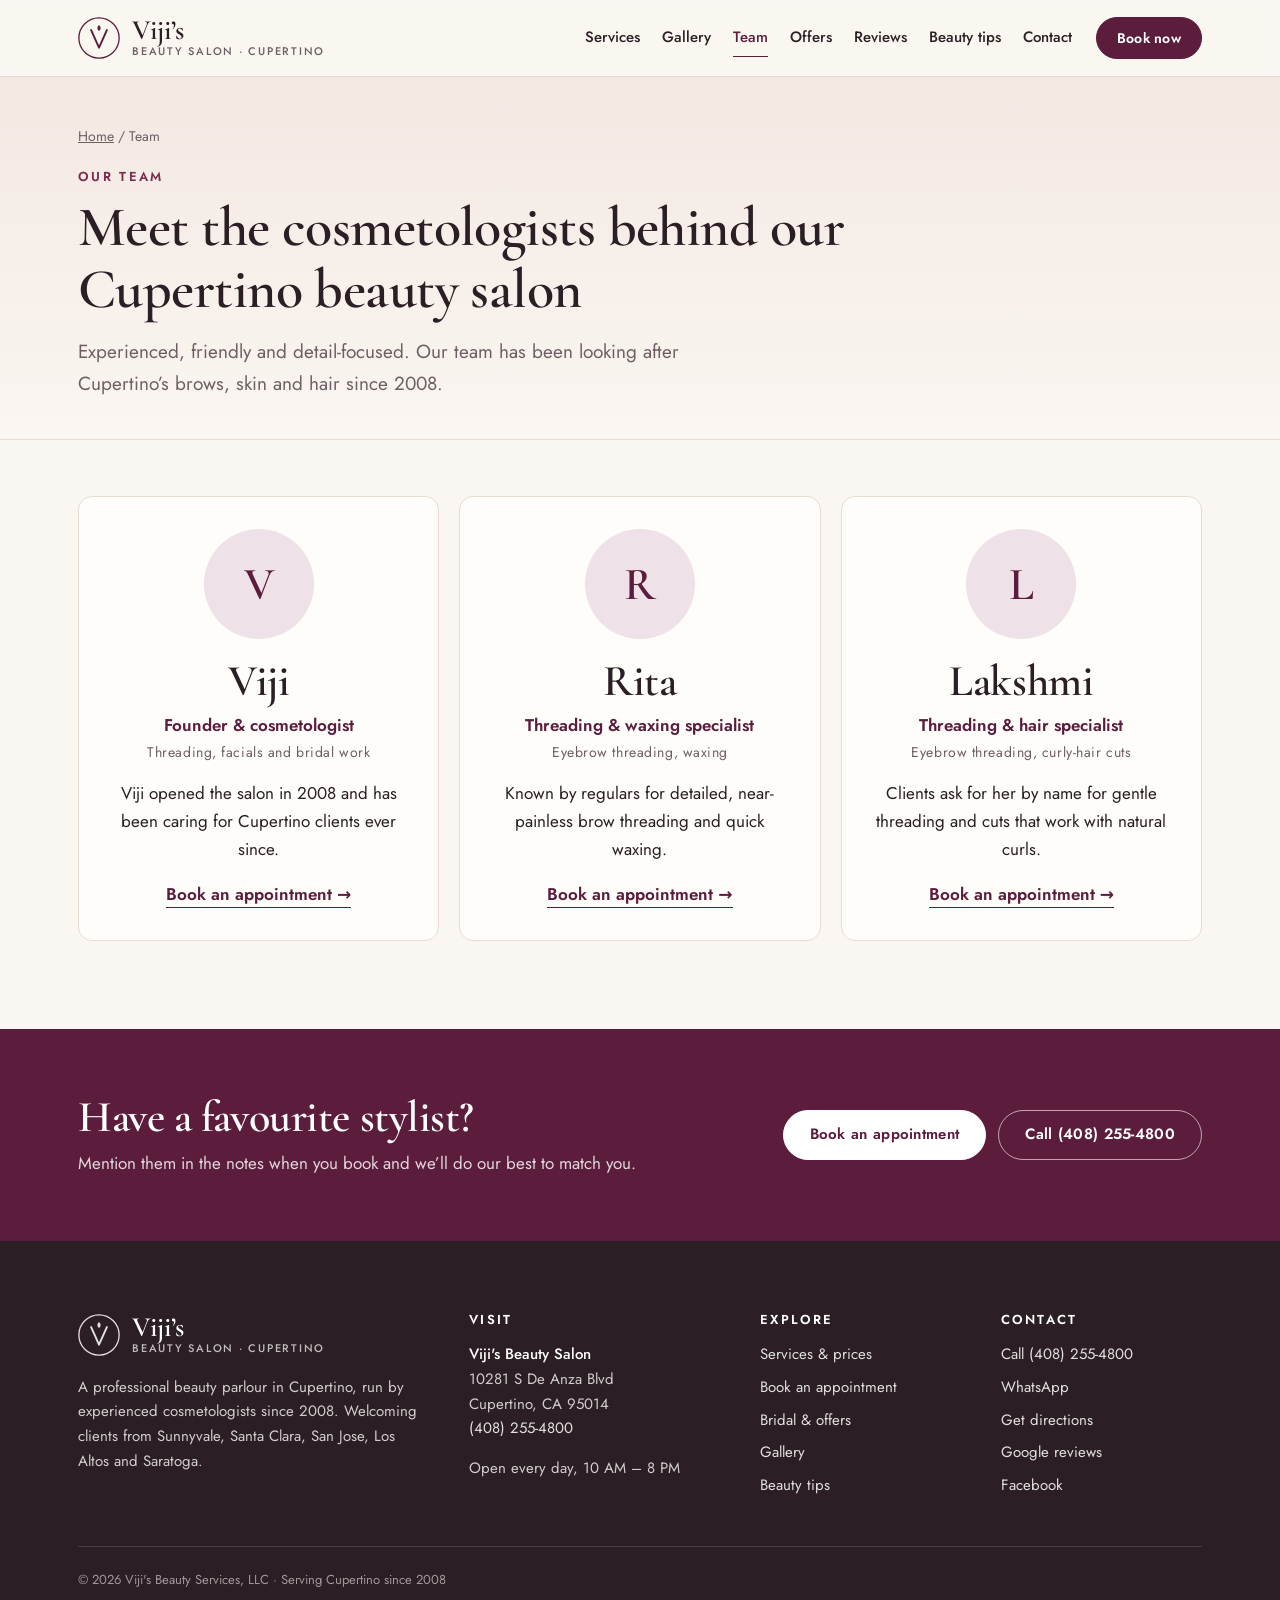
<file: team/index.html>
<!DOCTYPE html>
<html lang="en">
<head>
<meta charset="utf-8"><meta name="viewport" content="width=device-width, initial-scale=1">
<title>Our Team | Viji&#x27;s Beauty Salon Cupertino</title>
<meta name="description" content="Meet the experienced cosmetologists at Viji’s Beauty Salon in Cupertino, specialists in eyebrow threading, waxing, facials, curly haircuts and bridal makeup.">
<meta name="robots" content="index, follow, max-image-preview:large">
<link rel="canonical" href="https://vijisbeautysalon.com/team/">
<meta name="theme-color" content="#5c1d3c">
<link rel="icon" href="/assets/logo.svg" type="image/svg+xml"><link rel="apple-touch-icon" href="/assets/apple-touch-icon.png">
<meta property="og:type" content="website"><meta property="og:site_name" content="Viji&#x27;s Beauty Salon"><meta property="og:locale" content="en_US">
<meta property="og:title" content="Our Team | Viji&#x27;s Beauty Salon Cupertino"><meta property="og:description" content="Meet the experienced cosmetologists at Viji’s Beauty Salon in Cupertino, specialists in eyebrow threading, waxing, facials, curly haircuts and bridal makeup."><meta property="og:url" content="https://vijisbeautysalon.com/team/">
<meta property="og:image" content="https://vijisbeautysalon.com/assets/photos/vijis-beauty-salon-cupertino-storefront.jpg"><meta property="og:image:alt" content="Viji&#x27;s Beauty Salon in Cupertino">
<meta name="twitter:card" content="summary_large_image"><meta name="twitter:title" content="Our Team | Viji&#x27;s Beauty Salon Cupertino"><meta name="twitter:description" content="Meet the experienced cosmetologists at Viji’s Beauty Salon in Cupertino, specialists in eyebrow threading, waxing, facials, curly haircuts and bridal makeup."><meta name="twitter:image" content="https://vijisbeautysalon.com/assets/photos/vijis-beauty-salon-cupertino-storefront.jpg">
<link rel="preconnect" href="https://fonts.googleapis.com"><link rel="preconnect" href="https://fonts.gstatic.com" crossorigin>
<link rel="stylesheet" href="https://fonts.googleapis.com/css2?family=Cormorant+Garamond:ital,wght@0,500;0,600;1,500&family=Jost:wght@400;500;600&display=swap">
<link rel="stylesheet" href="/styles.css?v=2">
<script type="application/ld+json">{"@context": "https://schema.org", "@type": "BeautySalon", "@id": "https://vijisbeautysalon.com/#salon", "name": "Viji's Beauty Salon", "legalName": "Viji's Beauty Services, LLC", "url": "https://vijisbeautysalon.com/", "telephone": "+14082554800", "image": ["https://vijisbeautysalon.com/assets/photos/vijis-beauty-salon-cupertino-storefront.jpg", "https://vijisbeautysalon.com/assets/photos/hair-wash-stations-vijis-beauty-salon-cupertino.jpg"], "logo": "https://vijisbeautysalon.com/assets/logo.svg", "description": "Beauty parlour in Cupertino since 2008: eyebrow threading, waxing, facials, haircuts and colour, henna, hot oil treatments and bridal makeup.", "foundingDate": "2008", "priceRange": "$", "address": {"@type": "PostalAddress", "streetAddress": "10281 S De Anza Blvd", "addressLocality": "Cupertino", "addressRegion": "CA", "postalCode": "95014", "addressCountry": "US"}, "geo": {"@type": "GeoCoordinates", "latitude": 37.3189059, "longitude": -122.0331293}, "hasMap": "https://maps.google.com/?cid=15528343878532684192", "sameAs": ["https://maps.google.com/?cid=15528343878532684192", "https://www.facebook.com/p/Vijis-Beauty-Salon-100072283463024/", "https://www.yelp.com/biz/vijis-beauty-salon-cupertino"], "areaServed": [{"@type": "City", "name": "Cupertino"}, {"@type": "City", "name": "Sunnyvale"}, {"@type": "City", "name": "Santa Clara"}, {"@type": "City", "name": "San Jose"}, {"@type": "City", "name": "Los Altos"}, {"@type": "City", "name": "Saratoga"}], "openingHoursSpecification": [{"@type": "OpeningHoursSpecification", "dayOfWeek": ["Monday", "Tuesday", "Wednesday", "Thursday", "Friday", "Saturday", "Sunday"], "opens": "10:00", "closes": "20:00"}], "paymentAccepted": "Credit card"}</script>
<script type="application/ld+json">{"@context": "https://schema.org", "@type": "BreadcrumbList", "itemListElement": [{"@type": "ListItem", "position": 1, "name": "Home", "item": "https://vijisbeautysalon.com/"}, {"@type": "ListItem", "position": 2, "name": "Team", "item": "https://vijisbeautysalon.com/team/"}]}</script>
</head>
<body>
<a class="skip" href="#main">Skip to content</a>
<header class="top"><div class="wrap top-in">
  <a class="brand" href="/" aria-label="Viji&#x27;s Beauty Salon, home"><svg class="logo-mark" viewBox="0 0 48 48" aria-hidden="true"><circle cx="24" cy="24" r="23" fill="none" stroke="currentColor" stroke-width="1.5"/><path d="M15 15l9 20 9-20" fill="none" stroke="currentColor" stroke-width="2.2" stroke-linecap="round" stroke-linejoin="round"/><path d="M24 9c2.5 2.2 2.5 4.8 0 7-2.5-2.2-2.5-4.8 0-7z" fill="currentColor"/></svg><span><span class="brand-name">Viji’s</span><span class="brand-sub">Beauty Salon · Cupertino</span></span></a>
  <nav class="nav" id="nav" aria-label="Main"><a href="/services/">Services</a><a href="/gallery/">Gallery</a><a href="/team/" aria-current="page">Team</a><a href="/offers/">Offers</a><a href="/reviews/">Reviews</a><a href="/blog/">Beauty tips</a><a href="/contact/">Contact</a></nav>
  <a class="btn btn-sm top-book" href="/booking/">Book now</a>
  <button class="menu" type="button" aria-controls="nav" aria-expanded="false" aria-label="Open menu"><span></span><span></span></button>
</div></header>
<main id="main">
<section class="phead"><div class="wrap">
  <nav class="crumbs" aria-label="Breadcrumb"><a href="/">Home</a> <span aria-hidden="true">/</span> <span aria-current="page">Team</span></nav>
  <p class="eyebrow">Our team</p><h1>Meet the cosmetologists behind our Cupertino beauty salon</h1><p class="lede">Experienced, friendly and detail-focused. Our team has been looking after Cupertino’s brows, skin and hair since 2008.</p>
</div></section>
<section class="sec sec-tight"><div class="wrap team"><article class="person"><div class="avatar" aria-hidden="true">V</div><h2>Viji</h2><p class="role">Founder & cosmetologist</p><p class="focus">Threading, facials and bridal work</p><p>Viji opened the salon in 2008 and has been caring for Cupertino clients ever since.</p><a class="link" href="/booking/">Book an appointment →</a></article><article class="person"><div class="avatar" aria-hidden="true">R</div><h2>Rita</h2><p class="role">Threading & waxing specialist</p><p class="focus">Eyebrow threading, waxing</p><p>Known by regulars for detailed, near-painless brow threading and quick waxing.</p><a class="link" href="/booking/">Book an appointment →</a></article><article class="person"><div class="avatar" aria-hidden="true">L</div><h2>Lakshmi</h2><p class="role">Threading & hair specialist</p><p class="focus">Eyebrow threading, curly-hair cuts</p><p>Clients ask for her by name for gentle threading and cuts that work with natural curls.</p><a class="link" href="/booking/">Book an appointment →</a></article></div></section>
<section class="band"><div class="wrap band-in">
  <div><h2>Have a favourite stylist?</h2><p>Mention them in the notes when you book and we’ll do our best to match you.</p></div>
  <div class="actions"><a class="btn btn-light" href="/booking/">Book an appointment</a><a class="btn btn-ghost-light" href="tel:+14082554800">Call (408) 255-4800</a></div>
</div></section>
</main>
<footer class="foot"><div class="wrap">
  <div class="foot-grid">
    <div class="foot-about">
      <a class="brand brand-light" href="/"><svg class="logo-mark" viewBox="0 0 48 48" aria-hidden="true"><circle cx="24" cy="24" r="23" fill="none" stroke="currentColor" stroke-width="1.5"/><path d="M15 15l9 20 9-20" fill="none" stroke="currentColor" stroke-width="2.2" stroke-linecap="round" stroke-linejoin="round"/><path d="M24 9c2.5 2.2 2.5 4.8 0 7-2.5-2.2-2.5-4.8 0-7z" fill="currentColor"/></svg><span><span class="brand-name">Viji’s</span><span class="brand-sub">Beauty Salon · Cupertino</span></span></a>
      <p>A professional beauty parlour in Cupertino, run by experienced cosmetologists since 2008. Welcoming clients from Sunnyvale, Santa Clara, San Jose, Los Altos and Saratoga.</p>
    </div>
    <div>
      <h2>Visit</h2>
      <p><strong>Viji's Beauty Salon</strong><br><span>10281 S De Anza Blvd<br>Cupertino, CA 95014</span><br><a href="tel:+14082554800">(408) 255-4800</a></p>
      <p>Open every day, 10 AM – 8 PM</p>
    </div>
    <div>
      <h2>Explore</h2>
      <ul><li><a href="/services/">Services &amp; prices</a></li><li><a href="/booking/">Book an appointment</a></li><li><a href="/offers/">Bridal &amp; offers</a></li><li><a href="/gallery/">Gallery</a></li><li><a href="/blog/">Beauty tips</a></li></ul>
    </div>
    <div>
      <h2>Contact</h2>
      <ul><li><a href="tel:+14082554800">Call (408) 255-4800</a></li><li><a href="https://wa.me/14082554800" target="_blank" rel="noopener">WhatsApp</a></li><li><a href="https://www.google.com/maps/dir/?api=1&destination=Viji%27s+Beauty+Salon,+10281+S+De+Anza+Blvd,+Cupertino,+CA+95014" target="_blank" rel="noopener">Get directions</a></li><li><a href="https://maps.google.com/?cid=15528343878532684192" target="_blank" rel="noopener">Google reviews</a></li><li><a href="https://www.facebook.com/p/Vijis-Beauty-Salon-100072283463024/" target="_blank" rel="noopener">Facebook</a></li></ul>
    </div>
  </div>
  <p class="foot-base">© <span data-year>2026</span> Viji's Beauty Services, LLC · Serving Cupertino since 2008</p>
</div></footer>
<div class="dock" aria-label="Quick contact">
  <a href="tel:+14082554800"><svg viewBox="0 0 24 24" aria-hidden="true"><path d="M6.6 10.8a15.5 15.5 0 006.6 6.6l2.2-2.2a1 1 0 011-.25 11.4 11.4 0 003.6.57 1 1 0 011 1V20a1 1 0 01-1 1A17 17 0 013 4a1 1 0 011-1h3.5a1 1 0 011 1c0 1.25.2 2.45.57 3.57a1 1 0 01-.25 1z"/></svg>Call</a>
  <a href="https://wa.me/14082554800" target="_blank" rel="noopener"><svg viewBox="0 0 24 24" aria-hidden="true"><path d="M12 2a10 10 0 00-8.6 15.1L2 22l5-1.3A10 10 0 1012 2zm5.3 14.2c-.2.6-1.3 1.2-1.8 1.2-.5.1-1 .2-3.3-.7-2.8-1.1-4.6-4-4.7-4.2-.1-.2-1.1-1.5-1.1-2.9s.7-2 1-2.3c.3-.3.6-.3.8-.3h.6c.2 0 .4 0 .6.5l.9 2.1c.1.2.1.4 0 .5l-.4.6-.4.4c-.1.1-.3.3-.1.6.2.3.8 1.3 1.7 2.1 1.2 1 2.2 1.4 2.5 1.5.3.1.5.1.7-.1l.9-1.1c.2-.3.4-.2.7-.1l2 1c.3.1.5.2.5.3.1.1.1.6-.1 1.2z"/></svg>WhatsApp</a>
  <a class="dock-book" href="/booking/">Book now</a>
</div>
<script src="/site.js?v=4" defer></script>
</body>
</html>
</file>
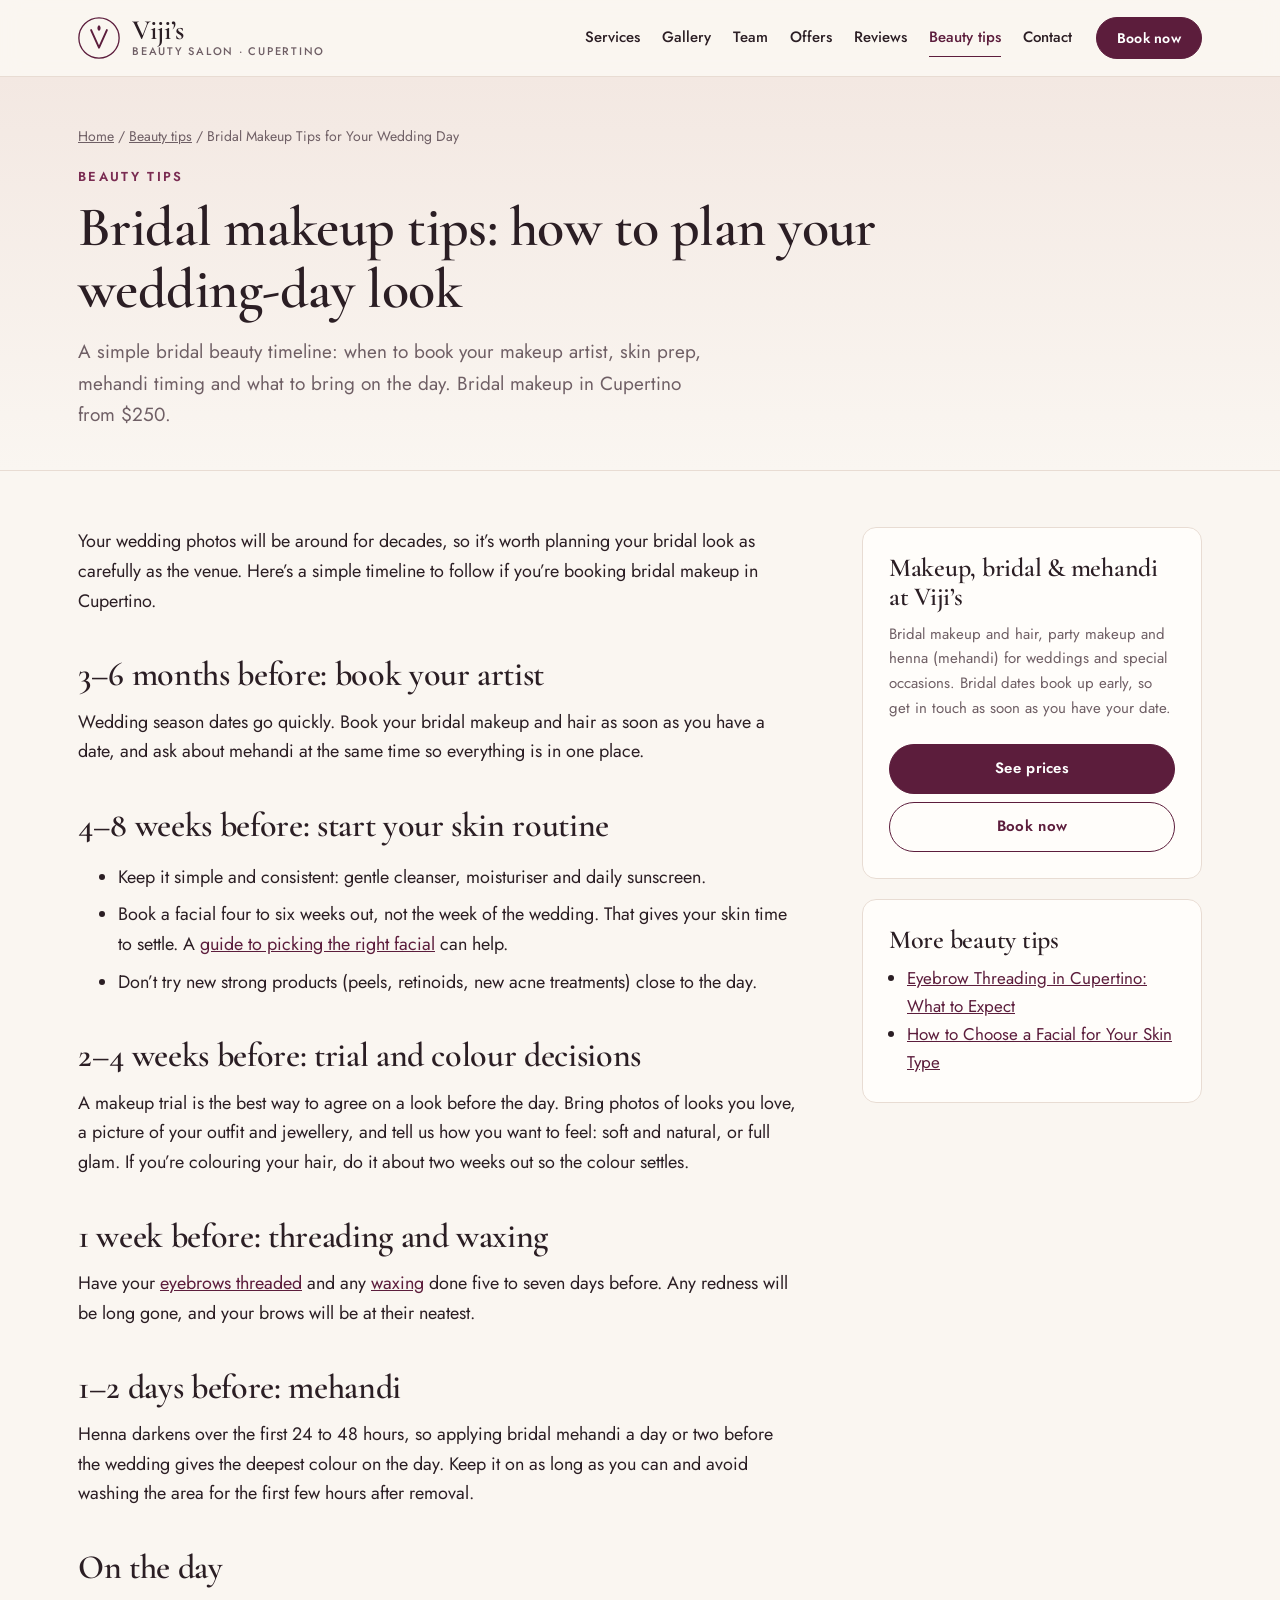
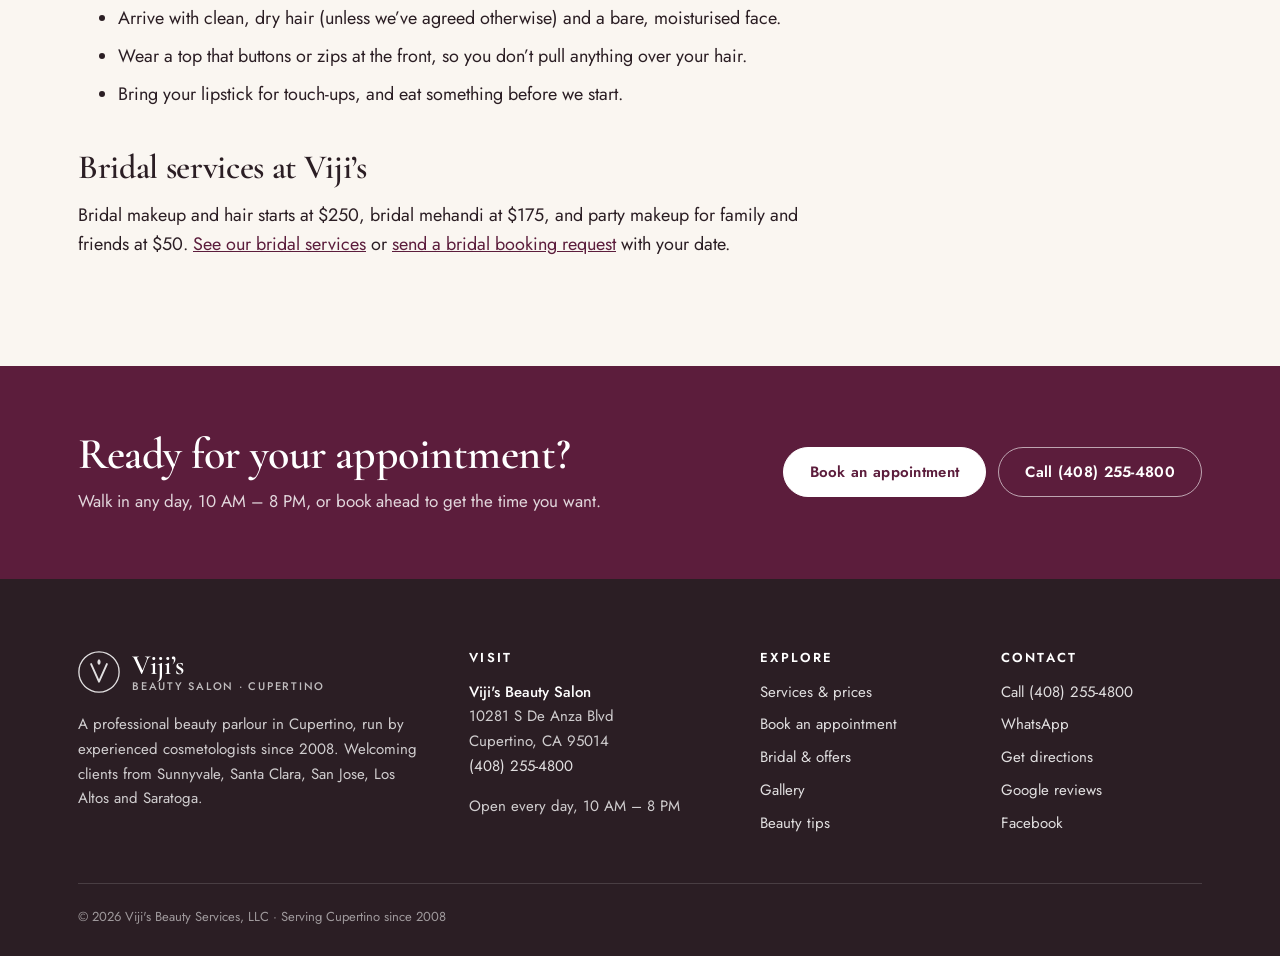
<file: blog/bridal-makeup-tips/index.html>
<!DOCTYPE html>
<html lang="en">
<head>
<meta charset="utf-8"><meta name="viewport" content="width=device-width, initial-scale=1">
<title>Bridal Makeup Tips for Your Wedding Day</title>
<meta name="description" content="A simple bridal beauty timeline: when to book your makeup artist, skin prep, mehandi timing and what to bring on the day. Bridal makeup in Cupertino from $250.">
<meta name="robots" content="index, follow, max-image-preview:large">
<link rel="canonical" href="https://vijisbeautysalon.com/blog/bridal-makeup-tips/">
<meta name="theme-color" content="#5c1d3c">
<link rel="icon" href="/assets/logo.svg" type="image/svg+xml"><link rel="apple-touch-icon" href="/assets/apple-touch-icon.png">
<meta property="og:type" content="article"><meta property="og:site_name" content="Viji&#x27;s Beauty Salon"><meta property="og:locale" content="en_US">
<meta property="og:title" content="Bridal Makeup Tips for Your Wedding Day"><meta property="og:description" content="A simple bridal beauty timeline: when to book your makeup artist, skin prep, mehandi timing and what to bring on the day. Bridal makeup in Cupertino from $250."><meta property="og:url" content="https://vijisbeautysalon.com/blog/bridal-makeup-tips/">
<meta property="og:image" content="https://vijisbeautysalon.com/assets/photos/flowers-at-vijis-beauty-salon-cupertino.jpg"><meta property="og:image:alt" content="Viji&#x27;s Beauty Salon in Cupertino">
<meta name="twitter:card" content="summary_large_image"><meta name="twitter:title" content="Bridal Makeup Tips for Your Wedding Day"><meta name="twitter:description" content="A simple bridal beauty timeline: when to book your makeup artist, skin prep, mehandi timing and what to bring on the day. Bridal makeup in Cupertino from $250."><meta name="twitter:image" content="https://vijisbeautysalon.com/assets/photos/flowers-at-vijis-beauty-salon-cupertino.jpg">
<link rel="preconnect" href="https://fonts.googleapis.com"><link rel="preconnect" href="https://fonts.gstatic.com" crossorigin>
<link rel="stylesheet" href="https://fonts.googleapis.com/css2?family=Cormorant+Garamond:ital,wght@0,500;0,600;1,500&family=Jost:wght@400;500;600&display=swap">
<link rel="stylesheet" href="/styles.css?v=2">
<script type="application/ld+json">{"@context": "https://schema.org", "@type": "BeautySalon", "@id": "https://vijisbeautysalon.com/#salon", "name": "Viji's Beauty Salon", "legalName": "Viji's Beauty Services, LLC", "url": "https://vijisbeautysalon.com/", "telephone": "+14082554800", "image": ["https://vijisbeautysalon.com/assets/photos/vijis-beauty-salon-cupertino-storefront.jpg", "https://vijisbeautysalon.com/assets/photos/hair-wash-stations-vijis-beauty-salon-cupertino.jpg"], "logo": "https://vijisbeautysalon.com/assets/logo.svg", "description": "Beauty parlour in Cupertino since 2008: eyebrow threading, waxing, facials, haircuts and colour, henna, hot oil treatments and bridal makeup.", "foundingDate": "2008", "priceRange": "$", "address": {"@type": "PostalAddress", "streetAddress": "10281 S De Anza Blvd", "addressLocality": "Cupertino", "addressRegion": "CA", "postalCode": "95014", "addressCountry": "US"}, "geo": {"@type": "GeoCoordinates", "latitude": 37.3189059, "longitude": -122.0331293}, "hasMap": "https://maps.google.com/?cid=15528343878532684192", "sameAs": ["https://maps.google.com/?cid=15528343878532684192", "https://www.facebook.com/p/Vijis-Beauty-Salon-100072283463024/", "https://www.yelp.com/biz/vijis-beauty-salon-cupertino"], "areaServed": [{"@type": "City", "name": "Cupertino"}, {"@type": "City", "name": "Sunnyvale"}, {"@type": "City", "name": "Santa Clara"}, {"@type": "City", "name": "San Jose"}, {"@type": "City", "name": "Los Altos"}, {"@type": "City", "name": "Saratoga"}], "openingHoursSpecification": [{"@type": "OpeningHoursSpecification", "dayOfWeek": ["Monday", "Tuesday", "Wednesday", "Thursday", "Friday", "Saturday", "Sunday"], "opens": "10:00", "closes": "20:00"}], "paymentAccepted": "Credit card"}</script>
<script type="application/ld+json">{"@context": "https://schema.org", "@type": "BreadcrumbList", "itemListElement": [{"@type": "ListItem", "position": 1, "name": "Home", "item": "https://vijisbeautysalon.com/"}, {"@type": "ListItem", "position": 2, "name": "Beauty tips", "item": "https://vijisbeautysalon.com/blog/"}, {"@type": "ListItem", "position": 3, "name": "Bridal Makeup Tips for Your Wedding Day", "item": "https://vijisbeautysalon.com/blog/bridal-makeup-tips/"}]}</script>
<script type="application/ld+json">{"@context": "https://schema.org", "@type": "BlogPosting", "headline": "Bridal Makeup Tips for Your Wedding Day", "description": "A simple bridal beauty timeline: when to book your makeup artist, skin prep, mehandi timing and what to bring on the day. Bridal makeup in Cupertino from $250.", "datePublished": "2026-11-25", "dateModified": "2026-11-25", "image": "https://vijisbeautysalon.com/assets/photos/flowers-at-vijis-beauty-salon-cupertino.jpg", "author": {"@type": "Organization", "name": "Viji's Beauty Salon", "url": "https://vijisbeautysalon.com/"}, "publisher": {"@id": "https://vijisbeautysalon.com/#salon"}, "mainEntityOfPage": "https://vijisbeautysalon.com/blog/bridal-makeup-tips/"}</script>
</head>
<body>
<a class="skip" href="#main">Skip to content</a>
<header class="top"><div class="wrap top-in">
  <a class="brand" href="/" aria-label="Viji&#x27;s Beauty Salon, home"><svg class="logo-mark" viewBox="0 0 48 48" aria-hidden="true"><circle cx="24" cy="24" r="23" fill="none" stroke="currentColor" stroke-width="1.5"/><path d="M15 15l9 20 9-20" fill="none" stroke="currentColor" stroke-width="2.2" stroke-linecap="round" stroke-linejoin="round"/><path d="M24 9c2.5 2.2 2.5 4.8 0 7-2.5-2.2-2.5-4.8 0-7z" fill="currentColor"/></svg><span><span class="brand-name">Viji’s</span><span class="brand-sub">Beauty Salon · Cupertino</span></span></a>
  <nav class="nav" id="nav" aria-label="Main"><a href="/services/">Services</a><a href="/gallery/">Gallery</a><a href="/team/">Team</a><a href="/offers/">Offers</a><a href="/reviews/">Reviews</a><a href="/blog/" aria-current="page">Beauty tips</a><a href="/contact/">Contact</a></nav>
  <a class="btn btn-sm top-book" href="/booking/">Book now</a>
  <button class="menu" type="button" aria-controls="nav" aria-expanded="false" aria-label="Open menu"><span></span><span></span></button>
</div></header>
<main id="main">
<section class="phead"><div class="wrap">
  <nav class="crumbs" aria-label="Breadcrumb"><a href="/">Home</a> <span aria-hidden="true">/</span> <a href="/blog/">Beauty tips</a> <span aria-hidden="true">/</span> <span aria-current="page">Bridal Makeup Tips for Your Wedding Day</span></nav>
  <p class="eyebrow">Beauty tips</p><h1>Bridal makeup tips: how to plan your wedding-day look</h1><p class="lede">A simple bridal beauty timeline: when to book your makeup artist, skin prep, mehandi timing and what to bring on the day. Bridal makeup in Cupertino from $250.</p>
</div></section>
<section class="sec sec-tight"><div class="wrap article-wrap">
  <article class="article">
<p>Your wedding photos will be around for decades, so it’s worth planning your bridal look as carefully as the venue. Here’s a simple timeline to follow if you’re booking bridal makeup in Cupertino.</p>

<h2>3–6 months before: book your artist</h2>
<p>Wedding season dates go quickly. Book your bridal makeup and hair as soon as you have a date, and ask about mehandi at the same time so everything is in one place.</p>

<h2>4–8 weeks before: start your skin routine</h2>
<ul>
<li>Keep it simple and consistent: gentle cleanser, moisturiser and daily sunscreen.</li>
<li>Book a facial four to six weeks out, not the week of the wedding. That gives your skin time to settle. A <a href="/blog/how-to-choose-a-facial/">guide to picking the right facial</a> can help.</li>
<li>Don’t try new strong products (peels, retinoids, new acne treatments) close to the day.</li>
</ul>

<h2>2–4 weeks before: trial and colour decisions</h2>
<p>A makeup trial is the best way to agree on a look before the day. Bring photos of looks you love, a picture of your outfit and jewellery, and tell us how you want to feel: soft and natural, or full glam. If you’re colouring your hair, do it about two weeks out so the colour settles.</p>

<h2>1 week before: threading and waxing</h2>
<p>Have your <a href="/services/#threading">eyebrows threaded</a> and any <a href="/services/#waxing">waxing</a> done five to seven days before. Any redness will be long gone, and your brows will be at their neatest.</p>

<h2>1–2 days before: mehandi</h2>
<p>Henna darkens over the first 24 to 48 hours, so applying bridal mehandi a day or two before the wedding gives the deepest colour on the day. Keep it on as long as you can and avoid washing the area for the first few hours after removal.</p>

<h2>On the day</h2>
<ul>
<li>Arrive with clean, dry hair (unless we’ve agreed otherwise) and a bare, moisturised face.</li>
<li>Wear a top that buttons or zips at the front, so you don’t pull anything over your hair.</li>
<li>Bring your lipstick for touch-ups, and eat something before we start.</li>
</ul>

<h2>Bridal services at Viji’s</h2>
<p>Bridal makeup and hair starts at $250, bridal mehandi at $175, and party makeup for family and friends at $50. <a href="/offers/">See our bridal services</a> or <a href="/booking/?service=bridal-makeup-hair">send a bridal booking request</a> with your date.</p>
</article>
  <aside class="article-side">
    <div class="side-card"><h2>Makeup, bridal & mehandi at Viji’s</h2><p>Bridal makeup and hair, party makeup and henna (mehandi) for weddings and special occasions. Bridal dates book up early, so get in touch as soon as you have your date.</p><a class="btn btn-wide" href="/services/#bridal">See prices</a><a class="btn btn-ghost btn-wide" href="/booking/">Book now</a></div>
    <div class="side-card"><h2>More beauty tips</h2><ul><li><a href="/blog/eyebrow-threading-cupertino/">Eyebrow Threading in Cupertino: What to Expect</a></li><li><a href="/blog/how-to-choose-a-facial/">How to Choose a Facial for Your Skin Type</a></li></ul></div>
  </aside>
</div></section>
<section class="band"><div class="wrap band-in">
  <div><h2>Ready for your appointment?</h2><p>Walk in any day, 10 AM – 8 PM, or book ahead to get the time you want.</p></div>
  <div class="actions"><a class="btn btn-light" href="/booking/">Book an appointment</a><a class="btn btn-ghost-light" href="tel:+14082554800">Call (408) 255-4800</a></div>
</div></section>
</main>
<footer class="foot"><div class="wrap">
  <div class="foot-grid">
    <div class="foot-about">
      <a class="brand brand-light" href="/"><svg class="logo-mark" viewBox="0 0 48 48" aria-hidden="true"><circle cx="24" cy="24" r="23" fill="none" stroke="currentColor" stroke-width="1.5"/><path d="M15 15l9 20 9-20" fill="none" stroke="currentColor" stroke-width="2.2" stroke-linecap="round" stroke-linejoin="round"/><path d="M24 9c2.5 2.2 2.5 4.8 0 7-2.5-2.2-2.5-4.8 0-7z" fill="currentColor"/></svg><span><span class="brand-name">Viji’s</span><span class="brand-sub">Beauty Salon · Cupertino</span></span></a>
      <p>A professional beauty parlour in Cupertino, run by experienced cosmetologists since 2008. Welcoming clients from Sunnyvale, Santa Clara, San Jose, Los Altos and Saratoga.</p>
    </div>
    <div>
      <h2>Visit</h2>
      <p><strong>Viji's Beauty Salon</strong><br><span>10281 S De Anza Blvd<br>Cupertino, CA 95014</span><br><a href="tel:+14082554800">(408) 255-4800</a></p>
      <p>Open every day, 10 AM – 8 PM</p>
    </div>
    <div>
      <h2>Explore</h2>
      <ul><li><a href="/services/">Services &amp; prices</a></li><li><a href="/booking/">Book an appointment</a></li><li><a href="/offers/">Bridal &amp; offers</a></li><li><a href="/gallery/">Gallery</a></li><li><a href="/blog/">Beauty tips</a></li></ul>
    </div>
    <div>
      <h2>Contact</h2>
      <ul><li><a href="tel:+14082554800">Call (408) 255-4800</a></li><li><a href="https://wa.me/14082554800" target="_blank" rel="noopener">WhatsApp</a></li><li><a href="https://www.google.com/maps/dir/?api=1&destination=Viji%27s+Beauty+Salon,+10281+S+De+Anza+Blvd,+Cupertino,+CA+95014" target="_blank" rel="noopener">Get directions</a></li><li><a href="https://maps.google.com/?cid=15528343878532684192" target="_blank" rel="noopener">Google reviews</a></li><li><a href="https://www.facebook.com/p/Vijis-Beauty-Salon-100072283463024/" target="_blank" rel="noopener">Facebook</a></li></ul>
    </div>
  </div>
  <p class="foot-base">© <span data-year>2026</span> Viji's Beauty Services, LLC · Serving Cupertino since 2008</p>
</div></footer>
<div class="dock" aria-label="Quick contact">
  <a href="tel:+14082554800"><svg viewBox="0 0 24 24" aria-hidden="true"><path d="M6.6 10.8a15.5 15.5 0 006.6 6.6l2.2-2.2a1 1 0 011-.25 11.4 11.4 0 003.6.57 1 1 0 011 1V20a1 1 0 01-1 1A17 17 0 013 4a1 1 0 011-1h3.5a1 1 0 011 1c0 1.25.2 2.45.57 3.57a1 1 0 01-.25 1z"/></svg>Call</a>
  <a href="https://wa.me/14082554800" target="_blank" rel="noopener"><svg viewBox="0 0 24 24" aria-hidden="true"><path d="M12 2a10 10 0 00-8.6 15.1L2 22l5-1.3A10 10 0 1012 2zm5.3 14.2c-.2.6-1.3 1.2-1.8 1.2-.5.1-1 .2-3.3-.7-2.8-1.1-4.6-4-4.7-4.2-.1-.2-1.1-1.5-1.1-2.9s.7-2 1-2.3c.3-.3.6-.3.8-.3h.6c.2 0 .4 0 .6.5l.9 2.1c.1.2.1.4 0 .5l-.4.6-.4.4c-.1.1-.3.3-.1.6.2.3.8 1.3 1.7 2.1 1.2 1 2.2 1.4 2.5 1.5.3.1.5.1.7-.1l.9-1.1c.2-.3.4-.2.7-.1l2 1c.3.1.5.2.5.3.1.1.1.6-.1 1.2z"/></svg>WhatsApp</a>
  <a class="dock-book" href="/booking/">Book now</a>
</div>
<script src="/site.js?v=4" defer></script>
</body>
</html>
</file>
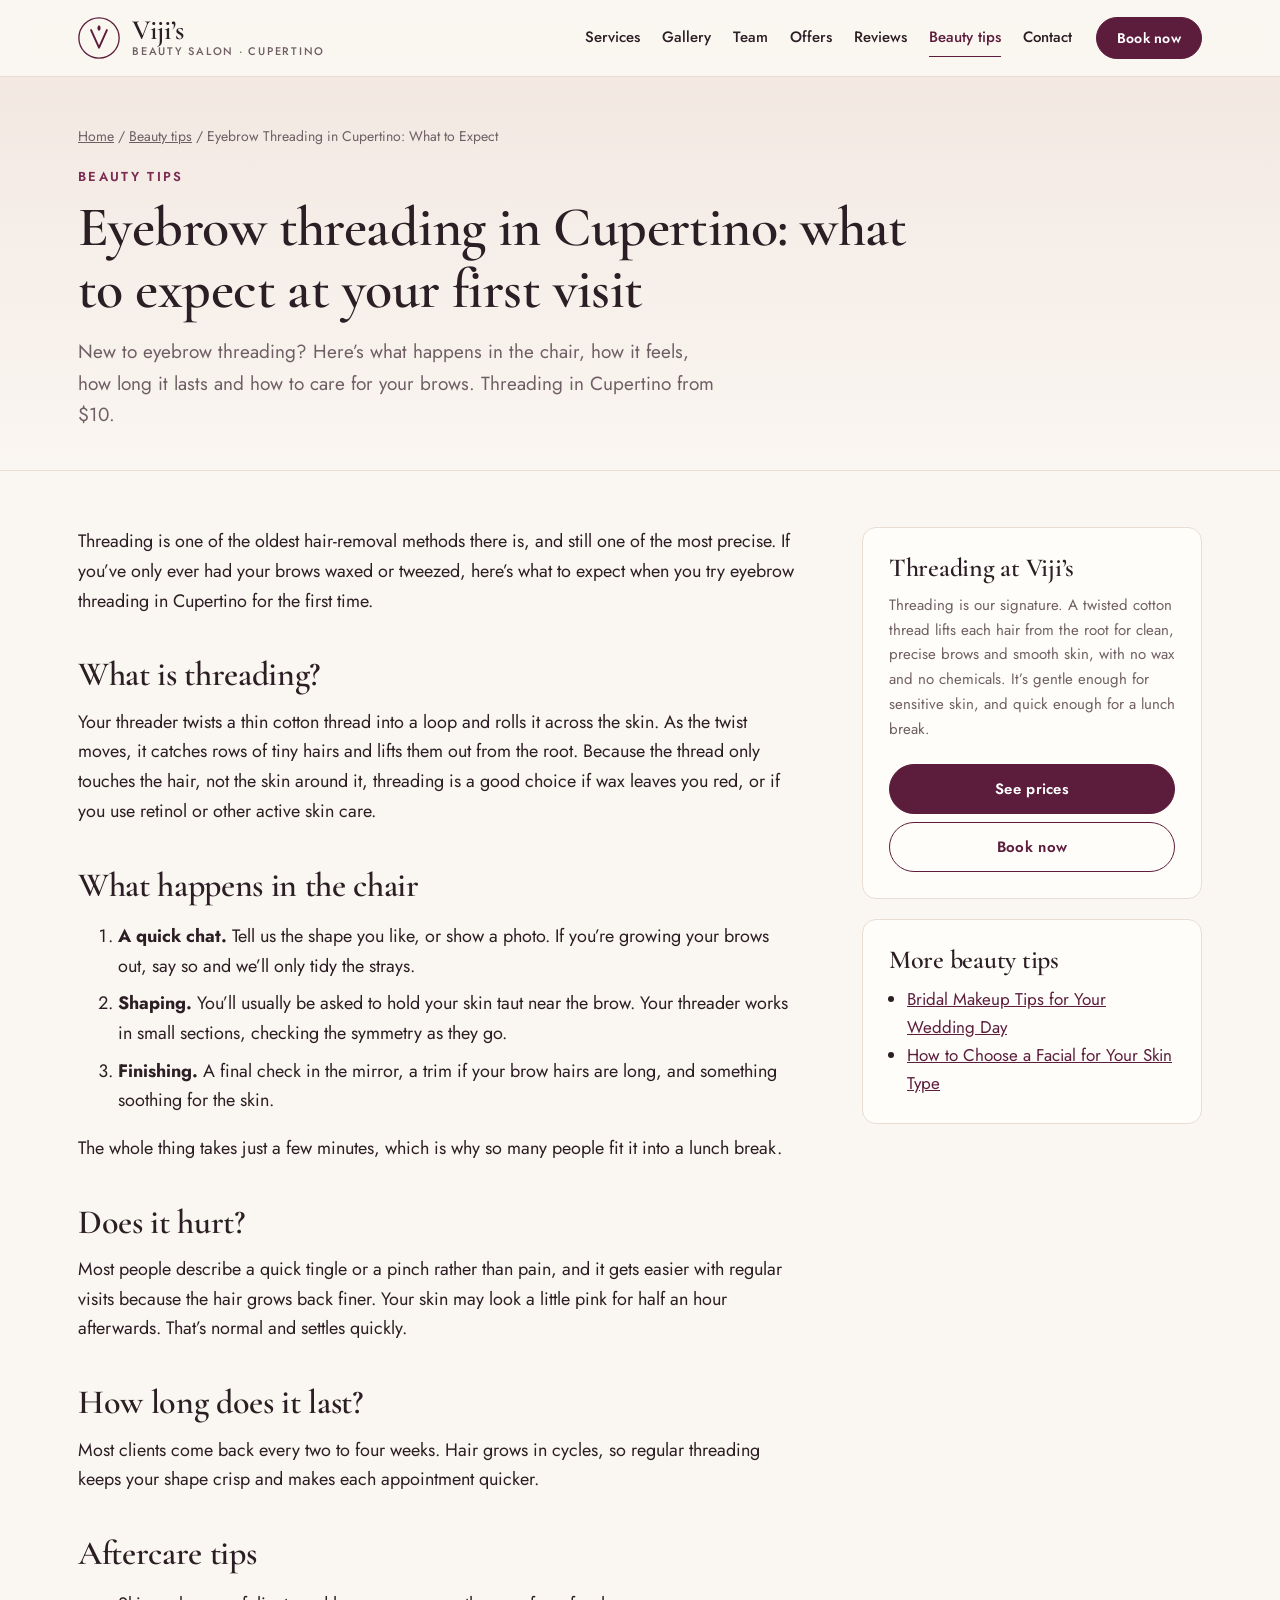
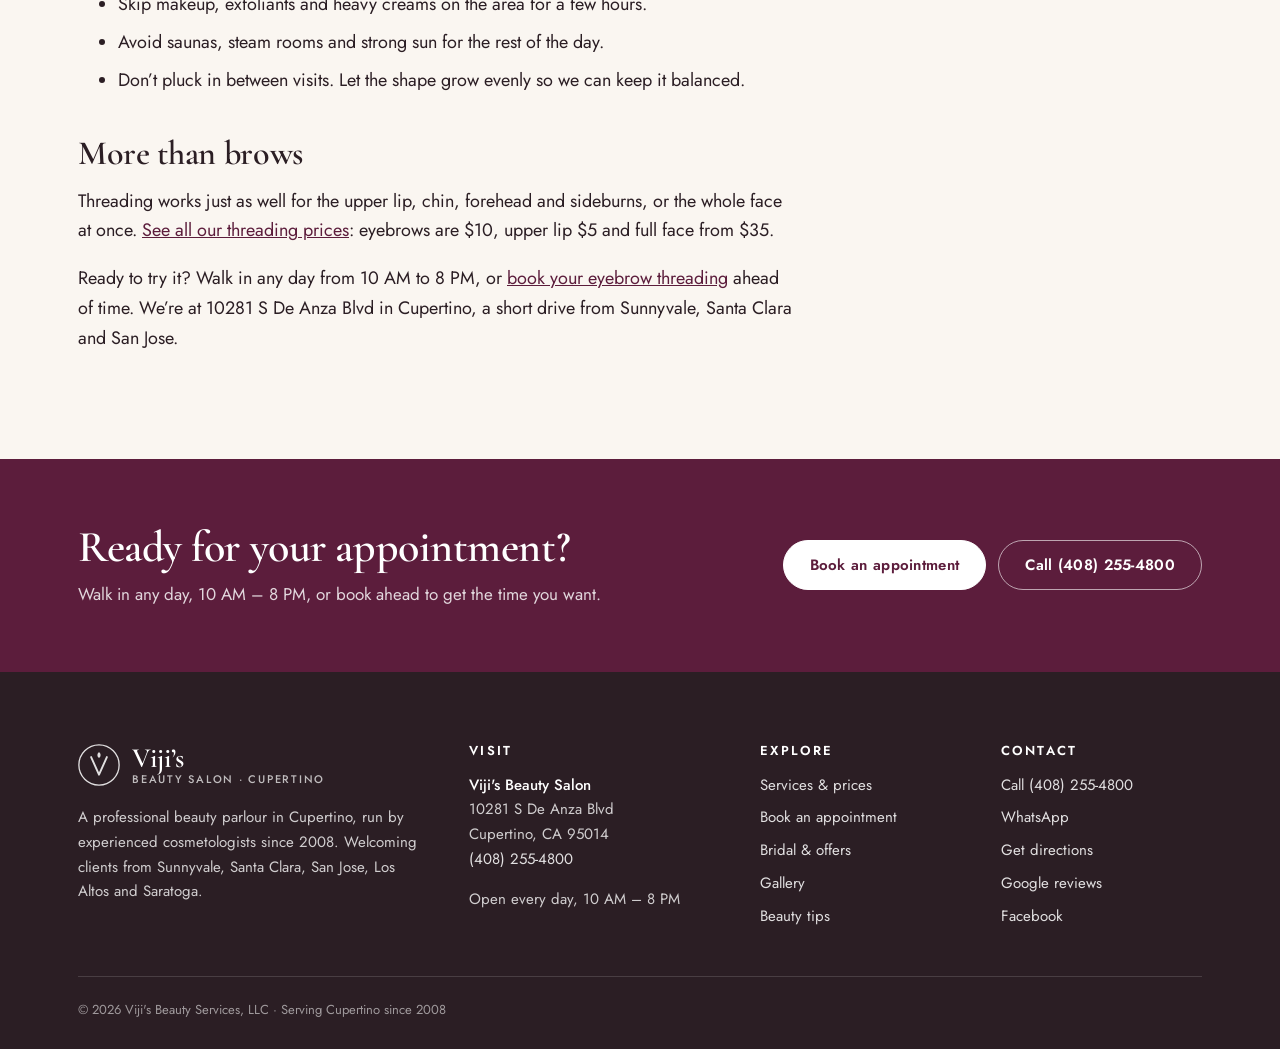
<file: blog/eyebrow-threading-cupertino/index.html>
<!DOCTYPE html>
<html lang="en">
<head>
<meta charset="utf-8"><meta name="viewport" content="width=device-width, initial-scale=1">
<title>Eyebrow Threading in Cupertino: What to Expect</title>
<meta name="description" content="New to eyebrow threading? Here’s what happens in the chair, how it feels, how long it lasts and how to care for your brows. Threading in Cupertino from $10.">
<meta name="robots" content="index, follow, max-image-preview:large">
<link rel="canonical" href="https://vijisbeautysalon.com/blog/eyebrow-threading-cupertino/">
<meta name="theme-color" content="#5c1d3c">
<link rel="icon" href="/assets/logo.svg" type="image/svg+xml"><link rel="apple-touch-icon" href="/assets/apple-touch-icon.png">
<meta property="og:type" content="article"><meta property="og:site_name" content="Viji&#x27;s Beauty Salon"><meta property="og:locale" content="en_US">
<meta property="og:title" content="Eyebrow Threading in Cupertino: What to Expect"><meta property="og:description" content="New to eyebrow threading? Here’s what happens in the chair, how it feels, how long it lasts and how to care for your brows. Threading in Cupertino from $10."><meta property="og:url" content="https://vijisbeautysalon.com/blog/eyebrow-threading-cupertino/">
<meta property="og:image" content="https://vijisbeautysalon.com/assets/photos/vijis-beauty-salon-cupertino-storefront.jpg"><meta property="og:image:alt" content="Viji&#x27;s Beauty Salon in Cupertino">
<meta name="twitter:card" content="summary_large_image"><meta name="twitter:title" content="Eyebrow Threading in Cupertino: What to Expect"><meta name="twitter:description" content="New to eyebrow threading? Here’s what happens in the chair, how it feels, how long it lasts and how to care for your brows. Threading in Cupertino from $10."><meta name="twitter:image" content="https://vijisbeautysalon.com/assets/photos/vijis-beauty-salon-cupertino-storefront.jpg">
<link rel="preconnect" href="https://fonts.googleapis.com"><link rel="preconnect" href="https://fonts.gstatic.com" crossorigin>
<link rel="stylesheet" href="https://fonts.googleapis.com/css2?family=Cormorant+Garamond:ital,wght@0,500;0,600;1,500&family=Jost:wght@400;500;600&display=swap">
<link rel="stylesheet" href="/styles.css?v=2">
<script type="application/ld+json">{"@context": "https://schema.org", "@type": "BeautySalon", "@id": "https://vijisbeautysalon.com/#salon", "name": "Viji's Beauty Salon", "legalName": "Viji's Beauty Services, LLC", "url": "https://vijisbeautysalon.com/", "telephone": "+14082554800", "image": ["https://vijisbeautysalon.com/assets/photos/vijis-beauty-salon-cupertino-storefront.jpg", "https://vijisbeautysalon.com/assets/photos/hair-wash-stations-vijis-beauty-salon-cupertino.jpg"], "logo": "https://vijisbeautysalon.com/assets/logo.svg", "description": "Beauty parlour in Cupertino since 2008: eyebrow threading, waxing, facials, haircuts and colour, henna, hot oil treatments and bridal makeup.", "foundingDate": "2008", "priceRange": "$", "address": {"@type": "PostalAddress", "streetAddress": "10281 S De Anza Blvd", "addressLocality": "Cupertino", "addressRegion": "CA", "postalCode": "95014", "addressCountry": "US"}, "geo": {"@type": "GeoCoordinates", "latitude": 37.3189059, "longitude": -122.0331293}, "hasMap": "https://maps.google.com/?cid=15528343878532684192", "sameAs": ["https://maps.google.com/?cid=15528343878532684192", "https://www.facebook.com/p/Vijis-Beauty-Salon-100072283463024/", "https://www.yelp.com/biz/vijis-beauty-salon-cupertino"], "areaServed": [{"@type": "City", "name": "Cupertino"}, {"@type": "City", "name": "Sunnyvale"}, {"@type": "City", "name": "Santa Clara"}, {"@type": "City", "name": "San Jose"}, {"@type": "City", "name": "Los Altos"}, {"@type": "City", "name": "Saratoga"}], "openingHoursSpecification": [{"@type": "OpeningHoursSpecification", "dayOfWeek": ["Monday", "Tuesday", "Wednesday", "Thursday", "Friday", "Saturday", "Sunday"], "opens": "10:00", "closes": "20:00"}], "paymentAccepted": "Credit card"}</script>
<script type="application/ld+json">{"@context": "https://schema.org", "@type": "BreadcrumbList", "itemListElement": [{"@type": "ListItem", "position": 1, "name": "Home", "item": "https://vijisbeautysalon.com/"}, {"@type": "ListItem", "position": 2, "name": "Beauty tips", "item": "https://vijisbeautysalon.com/blog/"}, {"@type": "ListItem", "position": 3, "name": "Eyebrow Threading in Cupertino: What to Expect", "item": "https://vijisbeautysalon.com/blog/eyebrow-threading-cupertino/"}]}</script>
<script type="application/ld+json">{"@context": "https://schema.org", "@type": "BlogPosting", "headline": "Eyebrow Threading in Cupertino: What to Expect", "description": "New to eyebrow threading? Here’s what happens in the chair, how it feels, how long it lasts and how to care for your brows. Threading in Cupertino from $10.", "datePublished": "2026-11-25", "dateModified": "2026-11-25", "image": "https://vijisbeautysalon.com/assets/photos/vijis-beauty-salon-cupertino-storefront.jpg", "author": {"@type": "Organization", "name": "Viji's Beauty Salon", "url": "https://vijisbeautysalon.com/"}, "publisher": {"@id": "https://vijisbeautysalon.com/#salon"}, "mainEntityOfPage": "https://vijisbeautysalon.com/blog/eyebrow-threading-cupertino/"}</script>
</head>
<body>
<a class="skip" href="#main">Skip to content</a>
<header class="top"><div class="wrap top-in">
  <a class="brand" href="/" aria-label="Viji&#x27;s Beauty Salon, home"><svg class="logo-mark" viewBox="0 0 48 48" aria-hidden="true"><circle cx="24" cy="24" r="23" fill="none" stroke="currentColor" stroke-width="1.5"/><path d="M15 15l9 20 9-20" fill="none" stroke="currentColor" stroke-width="2.2" stroke-linecap="round" stroke-linejoin="round"/><path d="M24 9c2.5 2.2 2.5 4.8 0 7-2.5-2.2-2.5-4.8 0-7z" fill="currentColor"/></svg><span><span class="brand-name">Viji’s</span><span class="brand-sub">Beauty Salon · Cupertino</span></span></a>
  <nav class="nav" id="nav" aria-label="Main"><a href="/services/">Services</a><a href="/gallery/">Gallery</a><a href="/team/">Team</a><a href="/offers/">Offers</a><a href="/reviews/">Reviews</a><a href="/blog/" aria-current="page">Beauty tips</a><a href="/contact/">Contact</a></nav>
  <a class="btn btn-sm top-book" href="/booking/">Book now</a>
  <button class="menu" type="button" aria-controls="nav" aria-expanded="false" aria-label="Open menu"><span></span><span></span></button>
</div></header>
<main id="main">
<section class="phead"><div class="wrap">
  <nav class="crumbs" aria-label="Breadcrumb"><a href="/">Home</a> <span aria-hidden="true">/</span> <a href="/blog/">Beauty tips</a> <span aria-hidden="true">/</span> <span aria-current="page">Eyebrow Threading in Cupertino: What to Expect</span></nav>
  <p class="eyebrow">Beauty tips</p><h1>Eyebrow threading in Cupertino: what to expect at your first visit</h1><p class="lede">New to eyebrow threading? Here’s what happens in the chair, how it feels, how long it lasts and how to care for your brows. Threading in Cupertino from $10.</p>
</div></section>
<section class="sec sec-tight"><div class="wrap article-wrap">
  <article class="article">
<p>Threading is one of the oldest hair-removal methods there is, and still one of the most precise. If you’ve only ever had your brows waxed or tweezed, here’s what to expect when you try eyebrow threading in Cupertino for the first time.</p>

<h2>What is threading?</h2>
<p>Your threader twists a thin cotton thread into a loop and rolls it across the skin. As the twist moves, it catches rows of tiny hairs and lifts them out from the root. Because the thread only touches the hair, not the skin around it, threading is a good choice if wax leaves you red, or if you use retinol or other active skin care.</p>

<h2>What happens in the chair</h2>
<ol>
<li><strong>A quick chat.</strong> Tell us the shape you like, or show a photo. If you’re growing your brows out, say so and we’ll only tidy the strays.</li>
<li><strong>Shaping.</strong> You’ll usually be asked to hold your skin taut near the brow. Your threader works in small sections, checking the symmetry as they go.</li>
<li><strong>Finishing.</strong> A final check in the mirror, a trim if your brow hairs are long, and something soothing for the skin.</li>
</ol>
<p>The whole thing takes just a few minutes, which is why so many people fit it into a lunch break.</p>

<h2>Does it hurt?</h2>
<p>Most people describe a quick tingle or a pinch rather than pain, and it gets easier with regular visits because the hair grows back finer. Your skin may look a little pink for half an hour afterwards. That’s normal and settles quickly.</p>

<h2>How long does it last?</h2>
<p>Most clients come back every two to four weeks. Hair grows in cycles, so regular threading keeps your shape crisp and makes each appointment quicker.</p>

<h2>Aftercare tips</h2>
<ul>
<li>Skip makeup, exfoliants and heavy creams on the area for a few hours.</li>
<li>Avoid saunas, steam rooms and strong sun for the rest of the day.</li>
<li>Don’t pluck in between visits. Let the shape grow evenly so we can keep it balanced.</li>
</ul>

<h2>More than brows</h2>
<p>Threading works just as well for the upper lip, chin, forehead and sideburns, or the whole face at once. <a href="/services/#threading">See all our threading prices</a>: eyebrows are $10, upper lip $5 and full face from $35.</p>

<p>Ready to try it? Walk in any day from 10 AM to 8 PM, or <a href="/booking/?service=eyebrows-threading">book your eyebrow threading</a> ahead of time. We’re at 10281 S De Anza Blvd in Cupertino, a short drive from Sunnyvale, Santa Clara and San Jose.</p>
</article>
  <aside class="article-side">
    <div class="side-card"><h2>Threading at Viji’s</h2><p>Threading is our signature. A twisted cotton thread lifts each hair from the root for clean, precise brows and smooth skin, with no wax and no chemicals. It’s gentle enough for sensitive skin, and quick enough for a lunch break.</p><a class="btn btn-wide" href="/services/#threading">See prices</a><a class="btn btn-ghost btn-wide" href="/booking/">Book now</a></div>
    <div class="side-card"><h2>More beauty tips</h2><ul><li><a href="/blog/bridal-makeup-tips/">Bridal Makeup Tips for Your Wedding Day</a></li><li><a href="/blog/how-to-choose-a-facial/">How to Choose a Facial for Your Skin Type</a></li></ul></div>
  </aside>
</div></section>
<section class="band"><div class="wrap band-in">
  <div><h2>Ready for your appointment?</h2><p>Walk in any day, 10 AM – 8 PM, or book ahead to get the time you want.</p></div>
  <div class="actions"><a class="btn btn-light" href="/booking/">Book an appointment</a><a class="btn btn-ghost-light" href="tel:+14082554800">Call (408) 255-4800</a></div>
</div></section>
</main>
<footer class="foot"><div class="wrap">
  <div class="foot-grid">
    <div class="foot-about">
      <a class="brand brand-light" href="/"><svg class="logo-mark" viewBox="0 0 48 48" aria-hidden="true"><circle cx="24" cy="24" r="23" fill="none" stroke="currentColor" stroke-width="1.5"/><path d="M15 15l9 20 9-20" fill="none" stroke="currentColor" stroke-width="2.2" stroke-linecap="round" stroke-linejoin="round"/><path d="M24 9c2.5 2.2 2.5 4.8 0 7-2.5-2.2-2.5-4.8 0-7z" fill="currentColor"/></svg><span><span class="brand-name">Viji’s</span><span class="brand-sub">Beauty Salon · Cupertino</span></span></a>
      <p>A professional beauty parlour in Cupertino, run by experienced cosmetologists since 2008. Welcoming clients from Sunnyvale, Santa Clara, San Jose, Los Altos and Saratoga.</p>
    </div>
    <div>
      <h2>Visit</h2>
      <p><strong>Viji's Beauty Salon</strong><br><span>10281 S De Anza Blvd<br>Cupertino, CA 95014</span><br><a href="tel:+14082554800">(408) 255-4800</a></p>
      <p>Open every day, 10 AM – 8 PM</p>
    </div>
    <div>
      <h2>Explore</h2>
      <ul><li><a href="/services/">Services &amp; prices</a></li><li><a href="/booking/">Book an appointment</a></li><li><a href="/offers/">Bridal &amp; offers</a></li><li><a href="/gallery/">Gallery</a></li><li><a href="/blog/">Beauty tips</a></li></ul>
    </div>
    <div>
      <h2>Contact</h2>
      <ul><li><a href="tel:+14082554800">Call (408) 255-4800</a></li><li><a href="https://wa.me/14082554800" target="_blank" rel="noopener">WhatsApp</a></li><li><a href="https://www.google.com/maps/dir/?api=1&destination=Viji%27s+Beauty+Salon,+10281+S+De+Anza+Blvd,+Cupertino,+CA+95014" target="_blank" rel="noopener">Get directions</a></li><li><a href="https://maps.google.com/?cid=15528343878532684192" target="_blank" rel="noopener">Google reviews</a></li><li><a href="https://www.facebook.com/p/Vijis-Beauty-Salon-100072283463024/" target="_blank" rel="noopener">Facebook</a></li></ul>
    </div>
  </div>
  <p class="foot-base">© <span data-year>2026</span> Viji's Beauty Services, LLC · Serving Cupertino since 2008</p>
</div></footer>
<div class="dock" aria-label="Quick contact">
  <a href="tel:+14082554800"><svg viewBox="0 0 24 24" aria-hidden="true"><path d="M6.6 10.8a15.5 15.5 0 006.6 6.6l2.2-2.2a1 1 0 011-.25 11.4 11.4 0 003.6.57 1 1 0 011 1V20a1 1 0 01-1 1A17 17 0 013 4a1 1 0 011-1h3.5a1 1 0 011 1c0 1.25.2 2.45.57 3.57a1 1 0 01-.25 1z"/></svg>Call</a>
  <a href="https://wa.me/14082554800" target="_blank" rel="noopener"><svg viewBox="0 0 24 24" aria-hidden="true"><path d="M12 2a10 10 0 00-8.6 15.1L2 22l5-1.3A10 10 0 1012 2zm5.3 14.2c-.2.6-1.3 1.2-1.8 1.2-.5.1-1 .2-3.3-.7-2.8-1.1-4.6-4-4.7-4.2-.1-.2-1.1-1.5-1.1-2.9s.7-2 1-2.3c.3-.3.6-.3.8-.3h.6c.2 0 .4 0 .6.5l.9 2.1c.1.2.1.4 0 .5l-.4.6-.4.4c-.1.1-.3.3-.1.6.2.3.8 1.3 1.7 2.1 1.2 1 2.2 1.4 2.5 1.5.3.1.5.1.7-.1l.9-1.1c.2-.3.4-.2.7-.1l2 1c.3.1.5.2.5.3.1.1.1.6-.1 1.2z"/></svg>WhatsApp</a>
  <a class="dock-book" href="/booking/">Book now</a>
</div>
<script src="/site.js?v=4" defer></script>
</body>
</html>
</file>
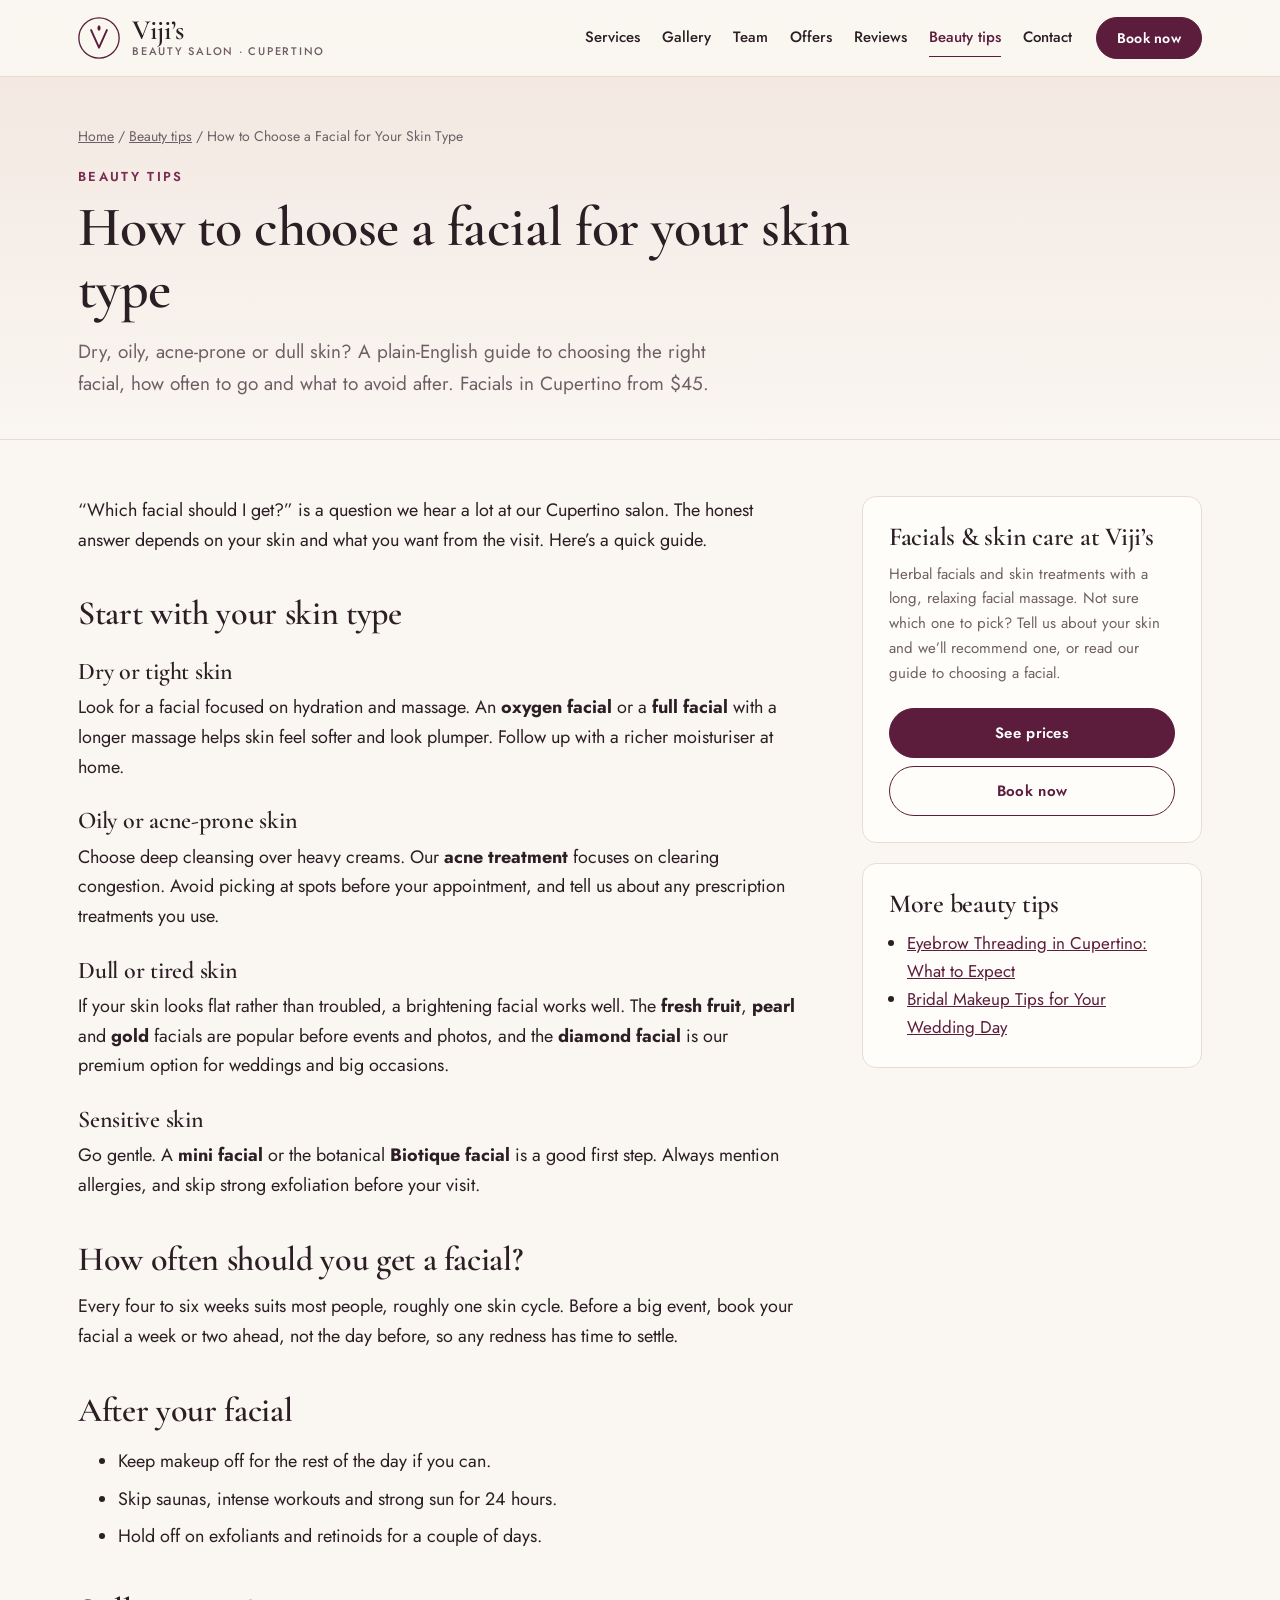
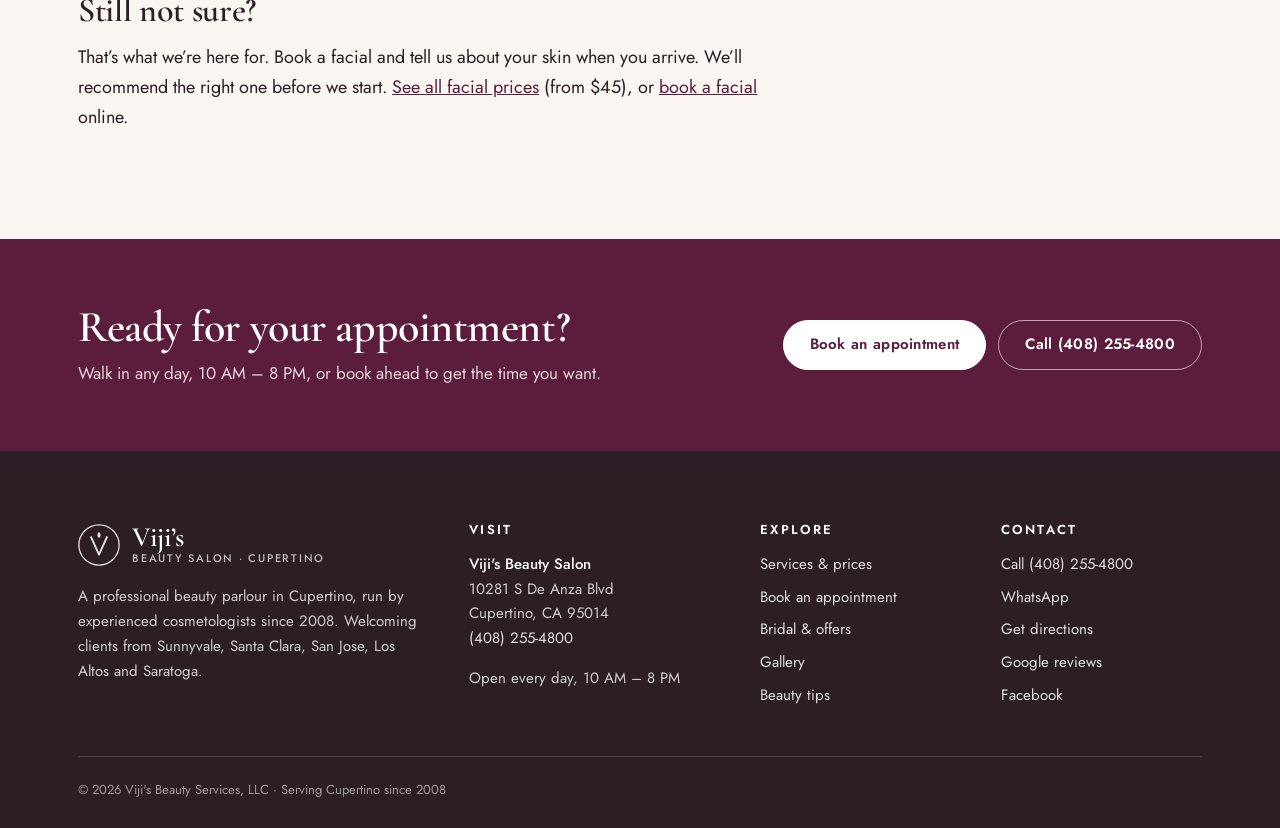
<file: blog/how-to-choose-a-facial/index.html>
<!DOCTYPE html>
<html lang="en">
<head>
<meta charset="utf-8"><meta name="viewport" content="width=device-width, initial-scale=1">
<title>How to Choose a Facial for Your Skin Type</title>
<meta name="description" content="Dry, oily, acne-prone or dull skin? A plain-English guide to choosing the right facial, how often to go and what to avoid after. Facials in Cupertino from $45.">
<meta name="robots" content="index, follow, max-image-preview:large">
<link rel="canonical" href="https://vijisbeautysalon.com/blog/how-to-choose-a-facial/">
<meta name="theme-color" content="#5c1d3c">
<link rel="icon" href="/assets/logo.svg" type="image/svg+xml"><link rel="apple-touch-icon" href="/assets/apple-touch-icon.png">
<meta property="og:type" content="article"><meta property="og:site_name" content="Viji&#x27;s Beauty Salon"><meta property="og:locale" content="en_US">
<meta property="og:title" content="How to Choose a Facial for Your Skin Type"><meta property="og:description" content="Dry, oily, acne-prone or dull skin? A plain-English guide to choosing the right facial, how often to go and what to avoid after. Facials in Cupertino from $45."><meta property="og:url" content="https://vijisbeautysalon.com/blog/how-to-choose-a-facial/">
<meta property="og:image" content="https://vijisbeautysalon.com/assets/photos/shampoo-basin-hair-salon-cupertino.jpg"><meta property="og:image:alt" content="Viji&#x27;s Beauty Salon in Cupertino">
<meta name="twitter:card" content="summary_large_image"><meta name="twitter:title" content="How to Choose a Facial for Your Skin Type"><meta name="twitter:description" content="Dry, oily, acne-prone or dull skin? A plain-English guide to choosing the right facial, how often to go and what to avoid after. Facials in Cupertino from $45."><meta name="twitter:image" content="https://vijisbeautysalon.com/assets/photos/shampoo-basin-hair-salon-cupertino.jpg">
<link rel="preconnect" href="https://fonts.googleapis.com"><link rel="preconnect" href="https://fonts.gstatic.com" crossorigin>
<link rel="stylesheet" href="https://fonts.googleapis.com/css2?family=Cormorant+Garamond:ital,wght@0,500;0,600;1,500&family=Jost:wght@400;500;600&display=swap">
<link rel="stylesheet" href="/styles.css?v=2">
<script type="application/ld+json">{"@context": "https://schema.org", "@type": "BeautySalon", "@id": "https://vijisbeautysalon.com/#salon", "name": "Viji's Beauty Salon", "legalName": "Viji's Beauty Services, LLC", "url": "https://vijisbeautysalon.com/", "telephone": "+14082554800", "image": ["https://vijisbeautysalon.com/assets/photos/vijis-beauty-salon-cupertino-storefront.jpg", "https://vijisbeautysalon.com/assets/photos/hair-wash-stations-vijis-beauty-salon-cupertino.jpg"], "logo": "https://vijisbeautysalon.com/assets/logo.svg", "description": "Beauty parlour in Cupertino since 2008: eyebrow threading, waxing, facials, haircuts and colour, henna, hot oil treatments and bridal makeup.", "foundingDate": "2008", "priceRange": "$", "address": {"@type": "PostalAddress", "streetAddress": "10281 S De Anza Blvd", "addressLocality": "Cupertino", "addressRegion": "CA", "postalCode": "95014", "addressCountry": "US"}, "geo": {"@type": "GeoCoordinates", "latitude": 37.3189059, "longitude": -122.0331293}, "hasMap": "https://maps.google.com/?cid=15528343878532684192", "sameAs": ["https://maps.google.com/?cid=15528343878532684192", "https://www.facebook.com/p/Vijis-Beauty-Salon-100072283463024/", "https://www.yelp.com/biz/vijis-beauty-salon-cupertino"], "areaServed": [{"@type": "City", "name": "Cupertino"}, {"@type": "City", "name": "Sunnyvale"}, {"@type": "City", "name": "Santa Clara"}, {"@type": "City", "name": "San Jose"}, {"@type": "City", "name": "Los Altos"}, {"@type": "City", "name": "Saratoga"}], "openingHoursSpecification": [{"@type": "OpeningHoursSpecification", "dayOfWeek": ["Monday", "Tuesday", "Wednesday", "Thursday", "Friday", "Saturday", "Sunday"], "opens": "10:00", "closes": "20:00"}], "paymentAccepted": "Credit card"}</script>
<script type="application/ld+json">{"@context": "https://schema.org", "@type": "BreadcrumbList", "itemListElement": [{"@type": "ListItem", "position": 1, "name": "Home", "item": "https://vijisbeautysalon.com/"}, {"@type": "ListItem", "position": 2, "name": "Beauty tips", "item": "https://vijisbeautysalon.com/blog/"}, {"@type": "ListItem", "position": 3, "name": "How to Choose a Facial for Your Skin Type", "item": "https://vijisbeautysalon.com/blog/how-to-choose-a-facial/"}]}</script>
<script type="application/ld+json">{"@context": "https://schema.org", "@type": "BlogPosting", "headline": "How to Choose a Facial for Your Skin Type", "description": "Dry, oily, acne-prone or dull skin? A plain-English guide to choosing the right facial, how often to go and what to avoid after. Facials in Cupertino from $45.", "datePublished": "2026-11-25", "dateModified": "2026-11-25", "image": "https://vijisbeautysalon.com/assets/photos/shampoo-basin-hair-salon-cupertino.jpg", "author": {"@type": "Organization", "name": "Viji's Beauty Salon", "url": "https://vijisbeautysalon.com/"}, "publisher": {"@id": "https://vijisbeautysalon.com/#salon"}, "mainEntityOfPage": "https://vijisbeautysalon.com/blog/how-to-choose-a-facial/"}</script>
</head>
<body>
<a class="skip" href="#main">Skip to content</a>
<header class="top"><div class="wrap top-in">
  <a class="brand" href="/" aria-label="Viji&#x27;s Beauty Salon, home"><svg class="logo-mark" viewBox="0 0 48 48" aria-hidden="true"><circle cx="24" cy="24" r="23" fill="none" stroke="currentColor" stroke-width="1.5"/><path d="M15 15l9 20 9-20" fill="none" stroke="currentColor" stroke-width="2.2" stroke-linecap="round" stroke-linejoin="round"/><path d="M24 9c2.5 2.2 2.5 4.8 0 7-2.5-2.2-2.5-4.8 0-7z" fill="currentColor"/></svg><span><span class="brand-name">Viji’s</span><span class="brand-sub">Beauty Salon · Cupertino</span></span></a>
  <nav class="nav" id="nav" aria-label="Main"><a href="/services/">Services</a><a href="/gallery/">Gallery</a><a href="/team/">Team</a><a href="/offers/">Offers</a><a href="/reviews/">Reviews</a><a href="/blog/" aria-current="page">Beauty tips</a><a href="/contact/">Contact</a></nav>
  <a class="btn btn-sm top-book" href="/booking/">Book now</a>
  <button class="menu" type="button" aria-controls="nav" aria-expanded="false" aria-label="Open menu"><span></span><span></span></button>
</div></header>
<main id="main">
<section class="phead"><div class="wrap">
  <nav class="crumbs" aria-label="Breadcrumb"><a href="/">Home</a> <span aria-hidden="true">/</span> <a href="/blog/">Beauty tips</a> <span aria-hidden="true">/</span> <span aria-current="page">How to Choose a Facial for Your Skin Type</span></nav>
  <p class="eyebrow">Beauty tips</p><h1>How to choose a facial for your skin type</h1><p class="lede">Dry, oily, acne-prone or dull skin? A plain-English guide to choosing the right facial, how often to go and what to avoid after. Facials in Cupertino from $45.</p>
</div></section>
<section class="sec sec-tight"><div class="wrap article-wrap">
  <article class="article">
<p>“Which facial should I get?” is a question we hear a lot at our Cupertino salon. The honest answer depends on your skin and what you want from the visit. Here’s a quick guide.</p>

<h2>Start with your skin type</h2>
<h3>Dry or tight skin</h3>
<p>Look for a facial focused on hydration and massage. An <strong>oxygen facial</strong> or a <strong>full facial</strong> with a longer massage helps skin feel softer and look plumper. Follow up with a richer moisturiser at home.</p>

<h3>Oily or acne-prone skin</h3>
<p>Choose deep cleansing over heavy creams. Our <strong>acne treatment</strong> focuses on clearing congestion. Avoid picking at spots before your appointment, and tell us about any prescription treatments you use.</p>

<h3>Dull or tired skin</h3>
<p>If your skin looks flat rather than troubled, a brightening facial works well. The <strong>fresh fruit</strong>, <strong>pearl</strong> and <strong>gold</strong> facials are popular before events and photos, and the <strong>diamond facial</strong> is our premium option for weddings and big occasions.</p>

<h3>Sensitive skin</h3>
<p>Go gentle. A <strong>mini facial</strong> or the botanical <strong>Biotique facial</strong> is a good first step. Always mention allergies, and skip strong exfoliation before your visit.</p>

<h2>How often should you get a facial?</h2>
<p>Every four to six weeks suits most people, roughly one skin cycle. Before a big event, book your facial a week or two ahead, not the day before, so any redness has time to settle.</p>

<h2>After your facial</h2>
<ul>
<li>Keep makeup off for the rest of the day if you can.</li>
<li>Skip saunas, intense workouts and strong sun for 24 hours.</li>
<li>Hold off on exfoliants and retinoids for a couple of days.</li>
</ul>

<h2>Still not sure?</h2>
<p>That’s what we’re here for. Book a facial and tell us about your skin when you arrive. We’ll recommend the right one before we start. <a href="/services/#facials">See all facial prices</a> (from $45), or <a href="/booking/?service=full-facial">book a facial</a> online.</p>
</article>
  <aside class="article-side">
    <div class="side-card"><h2>Facials & skin care at Viji’s</h2><p>Herbal facials and skin treatments with a long, relaxing facial massage. Not sure which one to pick? Tell us about your skin and we’ll recommend one, or read our guide to choosing a facial.</p><a class="btn btn-wide" href="/services/#facials">See prices</a><a class="btn btn-ghost btn-wide" href="/booking/">Book now</a></div>
    <div class="side-card"><h2>More beauty tips</h2><ul><li><a href="/blog/eyebrow-threading-cupertino/">Eyebrow Threading in Cupertino: What to Expect</a></li><li><a href="/blog/bridal-makeup-tips/">Bridal Makeup Tips for Your Wedding Day</a></li></ul></div>
  </aside>
</div></section>
<section class="band"><div class="wrap band-in">
  <div><h2>Ready for your appointment?</h2><p>Walk in any day, 10 AM – 8 PM, or book ahead to get the time you want.</p></div>
  <div class="actions"><a class="btn btn-light" href="/booking/">Book an appointment</a><a class="btn btn-ghost-light" href="tel:+14082554800">Call (408) 255-4800</a></div>
</div></section>
</main>
<footer class="foot"><div class="wrap">
  <div class="foot-grid">
    <div class="foot-about">
      <a class="brand brand-light" href="/"><svg class="logo-mark" viewBox="0 0 48 48" aria-hidden="true"><circle cx="24" cy="24" r="23" fill="none" stroke="currentColor" stroke-width="1.5"/><path d="M15 15l9 20 9-20" fill="none" stroke="currentColor" stroke-width="2.2" stroke-linecap="round" stroke-linejoin="round"/><path d="M24 9c2.5 2.2 2.5 4.8 0 7-2.5-2.2-2.5-4.8 0-7z" fill="currentColor"/></svg><span><span class="brand-name">Viji’s</span><span class="brand-sub">Beauty Salon · Cupertino</span></span></a>
      <p>A professional beauty parlour in Cupertino, run by experienced cosmetologists since 2008. Welcoming clients from Sunnyvale, Santa Clara, San Jose, Los Altos and Saratoga.</p>
    </div>
    <div>
      <h2>Visit</h2>
      <p><strong>Viji's Beauty Salon</strong><br><span>10281 S De Anza Blvd<br>Cupertino, CA 95014</span><br><a href="tel:+14082554800">(408) 255-4800</a></p>
      <p>Open every day, 10 AM – 8 PM</p>
    </div>
    <div>
      <h2>Explore</h2>
      <ul><li><a href="/services/">Services &amp; prices</a></li><li><a href="/booking/">Book an appointment</a></li><li><a href="/offers/">Bridal &amp; offers</a></li><li><a href="/gallery/">Gallery</a></li><li><a href="/blog/">Beauty tips</a></li></ul>
    </div>
    <div>
      <h2>Contact</h2>
      <ul><li><a href="tel:+14082554800">Call (408) 255-4800</a></li><li><a href="https://wa.me/14082554800" target="_blank" rel="noopener">WhatsApp</a></li><li><a href="https://www.google.com/maps/dir/?api=1&destination=Viji%27s+Beauty+Salon,+10281+S+De+Anza+Blvd,+Cupertino,+CA+95014" target="_blank" rel="noopener">Get directions</a></li><li><a href="https://maps.google.com/?cid=15528343878532684192" target="_blank" rel="noopener">Google reviews</a></li><li><a href="https://www.facebook.com/p/Vijis-Beauty-Salon-100072283463024/" target="_blank" rel="noopener">Facebook</a></li></ul>
    </div>
  </div>
  <p class="foot-base">© <span data-year>2026</span> Viji's Beauty Services, LLC · Serving Cupertino since 2008</p>
</div></footer>
<div class="dock" aria-label="Quick contact">
  <a href="tel:+14082554800"><svg viewBox="0 0 24 24" aria-hidden="true"><path d="M6.6 10.8a15.5 15.5 0 006.6 6.6l2.2-2.2a1 1 0 011-.25 11.4 11.4 0 003.6.57 1 1 0 011 1V20a1 1 0 01-1 1A17 17 0 013 4a1 1 0 011-1h3.5a1 1 0 011 1c0 1.25.2 2.45.57 3.57a1 1 0 01-.25 1z"/></svg>Call</a>
  <a href="https://wa.me/14082554800" target="_blank" rel="noopener"><svg viewBox="0 0 24 24" aria-hidden="true"><path d="M12 2a10 10 0 00-8.6 15.1L2 22l5-1.3A10 10 0 1012 2zm5.3 14.2c-.2.6-1.3 1.2-1.8 1.2-.5.1-1 .2-3.3-.7-2.8-1.1-4.6-4-4.7-4.2-.1-.2-1.1-1.5-1.1-2.9s.7-2 1-2.3c.3-.3.6-.3.8-.3h.6c.2 0 .4 0 .6.5l.9 2.1c.1.2.1.4 0 .5l-.4.6-.4.4c-.1.1-.3.3-.1.6.2.3.8 1.3 1.7 2.1 1.2 1 2.2 1.4 2.5 1.5.3.1.5.1.7-.1l.9-1.1c.2-.3.4-.2.7-.1l2 1c.3.1.5.2.5.3.1.1.1.6-.1 1.2z"/></svg>WhatsApp</a>
  <a class="dock-book" href="/booking/">Book now</a>
</div>
<script src="/site.js?v=4" defer></script>
</body>
</html>
</file>
<file: styles.css>
/* Viji's Beauty Salon: warm neutrals with one accent (deep plum). */
:root{
  --cream:#faf6f1;--paper:#fffdfa;--blush:#f3e8e2;--line:#e8dcd3;
  --ink:#2b1e24;--muted:#6f5f65;--plum:#5c1d3c;--plum-2:#7a2c52;--plum-soft:#efe1e8;
  --wa:#1f8f4e;
  --serif:'Cormorant Garamond',Georgia,'Times New Roman',serif;
  --sans:'Jost',system-ui,-apple-system,'Segoe UI',Arial,sans-serif;
  --r:14px;--shadow:0 20px 50px -28px rgba(92,29,60,.45);
  color-scheme:light;
}
*{box-sizing:border-box}
html{-webkit-text-size-adjust:100%;scroll-behavior:smooth;scroll-padding-top:90px}
body{margin:0;background:var(--cream);color:var(--ink);font:400 17px/1.65 var(--sans);-webkit-font-smoothing:antialiased;padding-bottom:0}
img{display:block;max-width:100%;height:auto}
a{color:var(--plum)}
a:hover{color:var(--plum-2)}
:focus-visible{outline:3px solid var(--plum-2);outline-offset:3px;border-radius:6px}
h1,h2,h3{font-family:var(--serif);font-weight:600;line-height:1.1;margin:0;color:var(--ink);letter-spacing:-.01em}
h1{font-size:clamp(40px,5.6vw,68px)}
h2{font-size:clamp(30px,3.6vw,44px)}
h3{font-size:24px}
p{margin:0 0 1em}
.wrap{max-width:1180px;margin:0 auto;padding:0 28px}
.skip{position:fixed;left:12px;top:-60px;z-index:200;background:var(--paper);padding:10px 14px;border-radius:8px}
.skip:focus{top:12px}
.eyebrow{font:600 13px/1 var(--sans);letter-spacing:.18em;text-transform:uppercase;color:var(--plum-2);margin:0 0 14px}
.lede{font-size:19px;color:var(--muted);max-width:640px}
.link{font-weight:600;text-decoration:none;border-bottom:1px solid currentColor;padding-bottom:1px}
.link-btn{background:none;border:0;font:inherit;cursor:pointer;color:var(--plum);margin-top:18px}
.fine{font-size:14px;color:var(--muted);margin-top:14px}

/* Buttons */
.actions{display:flex;flex-wrap:wrap;align-items:center;gap:12px}
.actions-col{flex-direction:column;align-items:stretch}
.btn{display:inline-flex;align-items:center;justify-content:center;min-height:50px;padding:0 26px;border-radius:999px;border:1.5px solid var(--plum);background:var(--plum);color:#fff;font:600 15px/1 var(--sans);letter-spacing:.02em;text-decoration:none;cursor:pointer;transition:background .2s,transform .2s,color .2s}
.btn:hover{background:var(--plum-2);border-color:var(--plum-2);color:#fff;transform:translateY(-1px)}
.btn-ghost{background:transparent;color:var(--plum)}
.btn-ghost:hover{background:var(--plum);color:#fff}
.btn-light{background:#fff;border-color:#fff;color:var(--plum)}
.btn-light:hover{background:var(--blush);border-color:var(--blush);color:var(--plum)}
.btn-ghost-light{background:transparent;border-color:rgba(255,255,255,.6);color:#fff}
.btn-ghost-light:hover{background:rgba(255,255,255,.12);border-color:#fff}
.btn-wa{background:var(--wa);border-color:var(--wa)}
.btn-wa:hover{background:#17773f;border-color:#17773f}
.btn-sm{min-height:42px;padding:0 20px;font-size:14px}
.btn-wide{width:100%}

/* Header */
.top{position:sticky;top:0;z-index:50;background:rgba(250,246,241,.94);backdrop-filter:saturate(1.4) blur(10px);border-bottom:1px solid var(--line)}
.top-in{display:flex;align-items:center;gap:24px;min-height:76px}
.brand{display:flex;align-items:center;gap:12px;color:var(--plum);text-decoration:none;flex:none}
.logo-mark{width:42px;height:42px}
.brand-name{display:block;font:600 28px/1 var(--serif);color:var(--ink)}
.brand-sub{display:block;font:500 11px/1.4 var(--sans);letter-spacing:.16em;text-transform:uppercase;color:var(--muted)}
.brand-light,.brand-light .brand-name{color:#fff}
.brand-light .brand-sub{color:rgba(255,255,255,.7)}
.nav{display:flex;gap:22px;margin-left:auto}
.nav a{color:var(--ink);text-decoration:none;font-size:15px;font-weight:500;padding:6px 0;border-bottom:1.5px solid transparent}
.nav a:hover,.nav a[aria-current]{color:var(--plum);border-color:var(--plum)}
.menu{display:none;width:44px;height:44px;border:0;background:none;cursor:pointer;flex-direction:column;justify-content:center;gap:7px;padding:10px}
.menu span{display:block;height:2px;background:var(--ink);border-radius:2px;transition:transform .2s}
.menu[aria-expanded="true"] span:first-child{transform:translateY(4.5px) rotate(45deg)}
.menu[aria-expanded="true"] span:last-child{transform:translateY(-4.5px) rotate(-45deg)}

/* Hero */
.hero{padding:64px 0 80px;background:radial-gradient(900px 500px at 85% 10%,var(--plum-soft),transparent 60%)}
.hero-in{display:grid;grid-template-columns:1.1fr .9fr;gap:64px;align-items:center}
.hero h1{margin-bottom:22px}
.hero .lede{margin-bottom:30px}
.trust{display:flex;flex-wrap:wrap;gap:12px 28px;list-style:none;padding:0;margin:34px 0 0;color:var(--muted);font-size:15px}
.trust strong{color:var(--ink);font-weight:600}
.hero-media{position:relative}
.hero-img{width:100%;aspect-ratio:4/5;object-fit:cover;border-radius:220px 220px var(--r) var(--r);box-shadow:var(--shadow)}
.hero-note{position:absolute;left:-28px;bottom:36px;background:var(--paper);border-radius:var(--r);padding:16px 22px;box-shadow:var(--shadow);display:flex;flex-direction:column}
.hero-note-k{font:600 38px/1 var(--serif);color:var(--plum)}
.hero-note span:last-child{font-size:14px;color:var(--muted)}

/* Sections */
.sec{padding:88px 0}
.sec-tight{padding:56px 0 88px}
.sec-tint{background:var(--blush)}
.sec-head{display:flex;justify-content:space-between;align-items:end;gap:24px;margin-bottom:40px}
.svc-grid{display:grid;grid-template-columns:repeat(3,1fr);gap:20px}
.svc-card{display:flex;flex-direction:column;background:var(--paper);border:1px solid var(--line);border-radius:var(--r);padding:30px;color:var(--ink);text-decoration:none;transition:transform .2s,box-shadow .2s,border-color .2s}
.svc-card:hover{transform:translateY(-3px);box-shadow:var(--shadow);border-color:transparent;color:var(--ink)}
.svc-card h3{margin:18px 0 8px}
.svc-card p{color:var(--muted);font-size:16px;flex:1}
.svc-price{font-weight:600;color:var(--plum)}
.ico{width:46px;height:46px;fill:none;stroke:var(--plum);stroke-width:1.6;stroke-linecap:round;stroke-linejoin:round}
.split{display:grid;grid-template-columns:1fr 1fr;gap:64px;align-items:center}
.rounded{border-radius:var(--r);width:100%;aspect-ratio:3/2;object-fit:cover}
.why{list-style:none;padding:0;margin:30px 0 0;display:grid;gap:22px}
.why h3{font-size:22px;margin-bottom:4px}
.why p{color:var(--muted);margin:0}
.reviews{display:grid;grid-template-columns:repeat(3,1fr);gap:20px}
.reviews-all{grid-template-columns:repeat(2,1fr)}
.review{margin:0;background:var(--paper);border:1px solid var(--line);border-radius:var(--r);padding:28px;display:flex;flex-direction:column}
.review blockquote{margin:14px 0 20px;font:500 22px/1.35 var(--serif);flex:1}
.review figcaption{font-size:14px;color:var(--muted)}
.review figcaption strong{display:block;color:var(--ink);font-size:15px}
.stars{color:#b5835a;letter-spacing:2px;font-size:18px}
.stars-off{color:#ddd0c6}
.mosaic{display:grid;grid-template-columns:1.2fr 1fr 1fr;gap:16px}
.mosaic img{width:100%;height:340px;object-fit:cover;border-radius:var(--r)}
.visit{display:grid;grid-template-columns:.9fr 1.1fr;gap:56px;align-items:stretch}
.info{margin:28px 0 32px}
.info div{display:grid;grid-template-columns:100px 1fr;gap:16px;padding:16px 0;border-top:1px solid var(--line)}
.info div:last-child{border-bottom:1px solid var(--line)}
.info dt{font-size:13px;letter-spacing:.14em;text-transform:uppercase;color:var(--muted);padding-top:3px}
.info dd{margin:0;font-weight:500}
.info dd span{display:block;font-weight:400;font-size:15px;color:var(--muted)}
.map{border-radius:var(--r);overflow:hidden;min-height:380px;background:var(--blush)}
.map iframe{width:100%;height:100%;min-height:380px;border:0;display:block}
.map-wide{margin-bottom:24px}
.band{background:var(--plum);color:#fff;padding:64px 0}
.band-in{display:flex;justify-content:space-between;align-items:center;gap:32px}
.band h2{color:#fff;margin-bottom:8px}
.band p{margin:0;color:rgba(255,255,255,.82)}

/* Inner page header */
.phead{padding:48px 0 40px;border-bottom:1px solid var(--line);background:linear-gradient(180deg,var(--blush),var(--cream))}
.phead h1{font-size:clamp(36px,4.6vw,56px);max-width:860px;margin-bottom:16px}
.phead .lede{margin:0}
.phead-404{padding:96px 0}
.phead-404 .actions{margin-top:28px}
.crumbs{font-size:14px;color:var(--muted);margin-bottom:22px}
.crumbs a{color:var(--muted)}

/* Services menu */
.tabs{position:sticky;top:76px;z-index:20;background:rgba(250,246,241,.96);border-bottom:1px solid var(--line)}
.tabs .wrap{display:flex;gap:8px;overflow-x:auto;padding-top:12px;padding-bottom:12px;scrollbar-width:none}
.tabs .wrap::-webkit-scrollbar{display:none}
.tabs a{flex:none;padding:8px 16px;border-radius:999px;border:1px solid var(--line);background:var(--paper);color:var(--ink);text-decoration:none;font-size:15px}
.tabs a:hover{border-color:var(--plum);color:var(--plum)}
.menu-sec{display:grid;grid-template-columns:.8fr 1.2fr;gap:56px;padding:64px 0;border-bottom:1px solid var(--line)}
.menu-sec-head h2{margin-bottom:14px}
.menu-sec-head p{color:var(--muted)}
.menu-links{font-size:15px}
.rows{list-style:none;margin:0;padding:0}
.row{display:grid;grid-template-columns:1fr auto auto;gap:18px;align-items:baseline;padding:16px 0;border-bottom:1px dashed var(--line)}
.row h3{font:500 18px/1.35 var(--sans);color:var(--ink)}
.row p{font-size:15px;color:var(--muted);margin:4px 0 0}
.row-price{font:600 20px/1 var(--serif);color:var(--plum);white-space:nowrap}
.row-book{font-size:14px;font-weight:600;text-decoration:none;padding:6px 12px;border:1px solid var(--line);border-radius:999px;color:var(--plum)}
.row-book:hover{border-color:var(--plum);background:var(--plum);color:#fff}
.row:target{background:var(--plum-soft);border-radius:8px;padding-left:12px;padding-right:12px}

/* Booking */
.book{display:grid;grid-template-columns:1.4fr .6fr;gap:40px;align-items:start}
.book-form,.confirm,.msg-form,.nap{background:var(--paper);border:1px solid var(--line);border-radius:var(--r);padding:34px}
fieldset{border:0;padding:0;margin:0 0 30px}
legend{display:flex;align-items:center;gap:12px;font:600 26px/1 var(--serif);margin-bottom:16px;padding:0}
legend span{display:grid;place-items:center;width:32px;height:32px;border-radius:50%;background:var(--plum);color:#fff;font:600 15px/1 var(--sans)}
.field{display:block;margin-bottom:16px}
.field>span{display:block;font-size:15px;font-weight:500;margin-bottom:6px}
.field small{color:var(--muted);font-weight:400}
input,select,textarea{width:100%;min-height:52px;padding:12px 16px;border:1.5px solid var(--line);border-radius:10px;background:#fff;font:400 16px/1.4 var(--sans);color:var(--ink)}
textarea{min-height:0;resize:vertical}
input:focus,select:focus,textarea:focus{outline:none;border-color:var(--plum);box-shadow:0 0 0 3px var(--plum-soft)}
.err{display:none;font-style:normal;font-size:14px;color:#a3263f;margin-top:6px}
.invalid input,.invalid select,.invalid textarea{border-color:#a3263f}
.invalid .err{display:block}
.two{display:grid;grid-template-columns:1fr 1fr;gap:16px}
.chips{display:grid;grid-template-columns:repeat(auto-fill,minmax(200px,1fr));gap:10px}
.chip{position:relative;cursor:pointer}
.chip input{position:absolute;opacity:0;pointer-events:none}
.chip span{display:block;padding:14px 16px;border:1.5px solid var(--line);border-radius:12px;background:#fff;font-weight:600}
.chip small{display:block;font-weight:400;font-size:13px;color:var(--muted)}
.chip input:checked+span{border-color:var(--plum);background:var(--plum-soft)}
.chip input:focus-visible+span{outline:3px solid var(--plum-2);outline-offset:2px}
.confirm{text-align:center}
.confirm:focus{outline:none}
.confirm-tick{width:64px;height:64px;margin:0 auto 18px;border-radius:50%;background:var(--plum);color:#fff;display:grid;place-items:center;font-size:30px}
.confirm h2{margin-bottom:10px}
.confirm>p{color:var(--muted)}
.summary{text-align:left;margin:24px 0;border:1px solid var(--line);border-radius:12px;padding:6px 20px;background:var(--cream)}
.summary div{display:grid;grid-template-columns:110px 1fr;gap:12px;padding:10px 0;border-bottom:1px solid var(--line)}
.summary div:last-child{border-bottom:0}
.summary dt{color:var(--muted);font-size:14px}
.summary dd{margin:0;font-weight:500}
.book-side{background:var(--blush);border-radius:var(--r);padding:28px;position:sticky;top:100px}
.book-side h2{font-size:28px;margin-bottom:14px}
.book-side ul{padding-left:18px;margin:0 0 16px}
.book-side li{margin-bottom:10px;font-size:15px}

/* Gallery */
.filters{display:flex;flex-wrap:wrap;gap:8px;margin-bottom:28px}
.filter{padding:10px 18px;border-radius:999px;border:1.5px solid var(--line);background:var(--paper);font:500 15px/1 var(--sans);cursor:pointer;color:var(--ink)}
.filter.is-on{background:var(--plum);border-color:var(--plum);color:#fff}
.tiles{columns:3 280px;column-gap:16px}
.tile{break-inside:avoid;margin:0 0 16px;border-radius:var(--r);overflow:hidden;background:var(--paper);border:1px solid var(--line)}
.tile figcaption{padding:12px 16px;font-size:14px;color:var(--muted)}
.tile[hidden]{display:none}
.empty{text-align:center;padding:56px 24px;border:1.5px dashed var(--line);border-radius:var(--r);background:var(--paper)}
.empty h2{margin-bottom:10px}

/* Team, offers, reviews, blog, contact */
.team{display:grid;grid-template-columns:repeat(3,1fr);gap:20px}
.person{background:var(--paper);border:1px solid var(--line);border-radius:var(--r);padding:32px;text-align:center}
.avatar{width:110px;height:110px;margin:0 auto 18px;border-radius:50%;background:var(--plum-soft);color:var(--plum);display:grid;place-items:center;font:600 46px/1 var(--serif)}
.person .role{color:var(--plum);font-weight:600;margin:6px 0 2px}
.person .focus{font-size:14px;color:var(--muted);letter-spacing:.04em}
.offers{display:grid;grid-template-columns:repeat(3,1fr);gap:20px}
.offer{background:var(--paper);border:1px solid var(--line);border-radius:var(--r);padding:32px;display:flex;flex-direction:column;align-items:flex-start}
.offer h2{font-size:32px;margin-bottom:12px}
.offer>p{color:var(--muted)}
.offer .btn{margin-top:auto}
.offer-feature{grid-column:1/-1;background:var(--plum);color:#fff;border-color:var(--plum)}
.offer-feature h2,.offer-feature .eyebrow{color:#fff}
.offer-feature>p{color:rgba(255,255,255,.85);max-width:640px}
.offer-feature .btn{background:#fff;color:var(--plum);border-color:#fff;margin-top:0}
.offer-feature .link{color:#fff}
.price-list{list-style:none;padding:0;margin:8px 0 24px;width:100%;max-width:560px}
.price-list li{display:flex;justify-content:space-between;gap:16px;padding:10px 0;border-bottom:1px dashed rgba(127,100,110,.35)}
.offer-feature .price-list li{border-color:rgba(255,255,255,.3)}
.rating-bar{display:flex;justify-content:space-between;align-items:center;gap:24px;flex-wrap:wrap;background:var(--paper);border:1px solid var(--line);border-radius:var(--r);padding:26px 32px;margin-bottom:28px}
.rating-num{font:600 52px/1 var(--serif);margin-right:10px;vertical-align:middle}
.rating-bar p{margin:6px 0 0;color:var(--muted)}
.posts{display:grid;grid-template-columns:repeat(3,1fr);gap:24px}
.post-card{background:var(--paper);border:1px solid var(--line);border-radius:var(--r);overflow:hidden}
.post-card img{width:100%;aspect-ratio:4/3;object-fit:cover}
.post-card>div{padding:26px}
.post-card h2{font-size:28px;margin-bottom:10px}
.post-card h2 a{color:var(--ink);text-decoration:none}
.post-card p{color:var(--muted);font-size:16px}
.article-wrap{display:grid;grid-template-columns:1fr 340px;gap:56px;align-items:start}
.article{max-width:720px;font-size:18px}
.article h2{font-size:34px;margin:40px 0 14px}
.article h3{margin:26px 0 8px}
.article li{margin-bottom:8px}
.article-side{position:sticky;top:100px;display:grid;gap:20px}
.side-card{background:var(--paper);border:1px solid var(--line);border-radius:var(--r);padding:26px}
.side-card h2{font-size:26px;margin-bottom:10px}
.side-card p{font-size:15px;color:var(--muted)}
.side-card .btn{margin-top:8px}
.side-card ul{padding-left:18px;margin:0}
.contact{display:grid;grid-template-columns:1fr 1fr;gap:24px;align-items:start}
.nap h2,.msg-form h2{font-size:32px;margin-bottom:14px}
.nap-lines{font-size:20px;line-height:1.6}
.msg-done{margin-top:18px;padding:18px;border-radius:12px;background:var(--plum-soft)}
.faq-wrap{display:grid;grid-template-columns:.8fr 1.2fr;gap:56px}
.faqs{border-top:1px solid var(--line)}
.faq{border-bottom:1px solid var(--line)}
.faq summary{list-style:none;cursor:pointer;display:flex;justify-content:space-between;gap:20px;padding:20px 0;font-weight:600;font-size:18px}
.faq summary::-webkit-details-marker{display:none}
.faq summary::after{content:"+";flex:none;width:30px;height:30px;border-radius:50%;display:grid;place-items:center;border:1.5px solid var(--plum);color:var(--plum);transition:transform .2s}
.faq[open] summary::after{transform:rotate(45deg);background:var(--plum);color:#fff}
.faq p{color:var(--muted);margin:-4px 0 22px;max-width:640px}

/* Footer + mobile dock */
.foot{background:#2b1e24;color:rgba(255,255,255,.78);padding:72px 0 28px;font-size:15px}
.foot-grid{display:grid;grid-template-columns:1.4fr 1fr .8fr .8fr;gap:40px}
.foot h2{font:600 13px/1 var(--sans);letter-spacing:.16em;text-transform:uppercase;color:#fff;margin-bottom:16px}
.foot a{color:rgba(255,255,255,.86);text-decoration:none}
.foot a:hover{color:#fff;text-decoration:underline}
.foot ul{list-style:none;margin:0;padding:0;display:grid;gap:8px}
.foot strong{color:#fff;font-weight:500}
.foot-about p{margin-top:18px;max-width:360px}
.foot-base{border-top:1px solid rgba(255,255,255,.14);margin:48px 0 0;padding-top:22px;font-size:13px;color:rgba(255,255,255,.55)}
.dock{display:none}

/* Responsive */
@media (max-width:1080px){
  .nav{gap:16px}
  .nav a{font-size:14px}
}
@media (max-width:960px){
  .menu{display:flex;margin-left:auto}
  .top-book{display:none}
  .nav{position:fixed;inset:76px 0 auto 0;flex-direction:column;gap:0;background:var(--cream);padding:8px 28px 24px;border-bottom:1px solid var(--line);box-shadow:0 30px 40px -30px rgba(0,0,0,.3);transform:translateY(-8px);opacity:0;visibility:hidden;transition:opacity .2s,transform .2s,visibility .2s}
  .nav.is-open{opacity:1;visibility:visible;transform:none}
  .nav a{font-size:18px;padding:14px 0;border-bottom:1px solid var(--line)}
  .hero-in,.split,.visit,.book,.contact,.faq-wrap,.article-wrap,.menu-sec{grid-template-columns:1fr}
  .hero-in{gap:40px}
  .hero-media{max-width:460px}
  .svc-grid,.reviews,.team,.offers,.posts{grid-template-columns:repeat(2,1fr)}
  .menu-sec{gap:20px}
  .book-side,.article-side{position:static}
  .foot-grid{grid-template-columns:1fr 1fr}
}
@media (max-width:640px){
  body{font-size:16px;padding-bottom:72px}
  .wrap{padding:0 16px}
  .top-in{min-height:66px}
  .nav{inset:66px 0 auto 0;padding:8px 16px 20px}
  .tabs{top:66px}
  .hero{padding:36px 0 56px}
  .hero-note{left:12px;bottom:16px}
  .sec{padding:60px 0}
  .sec-tight{padding:36px 0 60px}
  .sec-head,.band-in{flex-direction:column;align-items:flex-start}
  .svc-grid,.reviews,.reviews-all,.team,.offers,.posts,.mosaic,.two,.foot-grid{grid-template-columns:1fr}
  .mosaic img{height:240px}
  .book-form,.confirm,.msg-form,.nap,.offer,.person{padding:24px 18px}
  .row{grid-template-columns:1fr auto;gap:6px 14px}
  .row-book{grid-column:2;justify-self:end}
  .info div{grid-template-columns:1fr;gap:4px}
  .summary div{grid-template-columns:1fr;gap:2px}
  .rating-bar{padding:22px 18px}
  .dock{display:grid;grid-template-columns:1fr 1fr 1.3fr;position:fixed;left:0;right:0;bottom:0;z-index:60;background:var(--paper);border-top:1px solid var(--line);box-shadow:0 -10px 30px -18px rgba(0,0,0,.35);padding:8px 10px calc(8px + env(safe-area-inset-bottom));gap:8px}
  .dock a{display:flex;align-items:center;justify-content:center;gap:6px;min-height:48px;border-radius:999px;text-decoration:none;font-weight:600;font-size:15px;color:var(--plum);border:1.5px solid var(--line)}
  .dock svg{width:18px;height:18px;fill:currentColor}
  .dock .dock-book{background:var(--plum);border-color:var(--plum);color:#fff}
}
@media (prefers-reduced-motion:reduce){html{scroll-behavior:auto}*,*::before,*::after{transition:none!important}}

/* Booking form: bot check + error */
.cf-turnstile{margin:0 0 16px}
.form-error{margin:14px 0 0;padding:12px 16px;border-radius:10px;background:#fbe9ec;color:#8a1f33;font-size:15px}
.btn[disabled]{opacity:.7;cursor:wait;transform:none}
</file>
